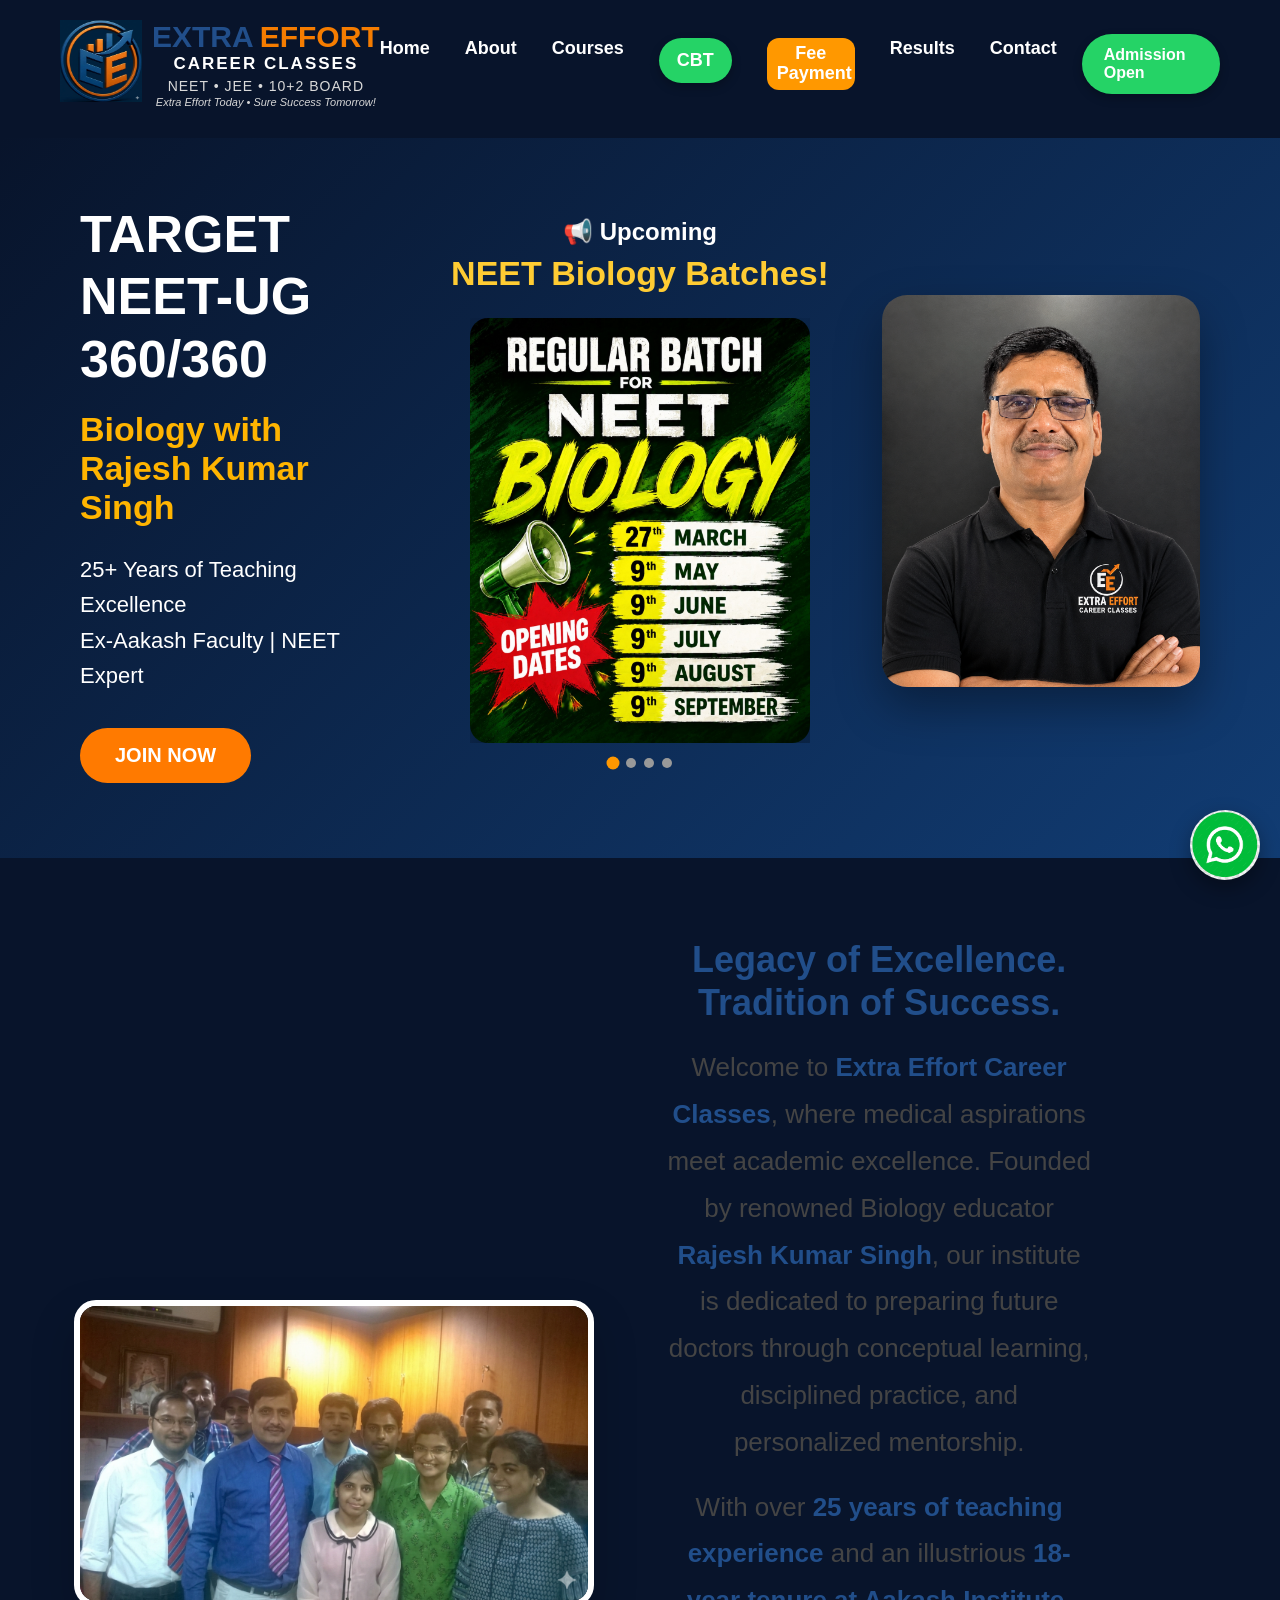
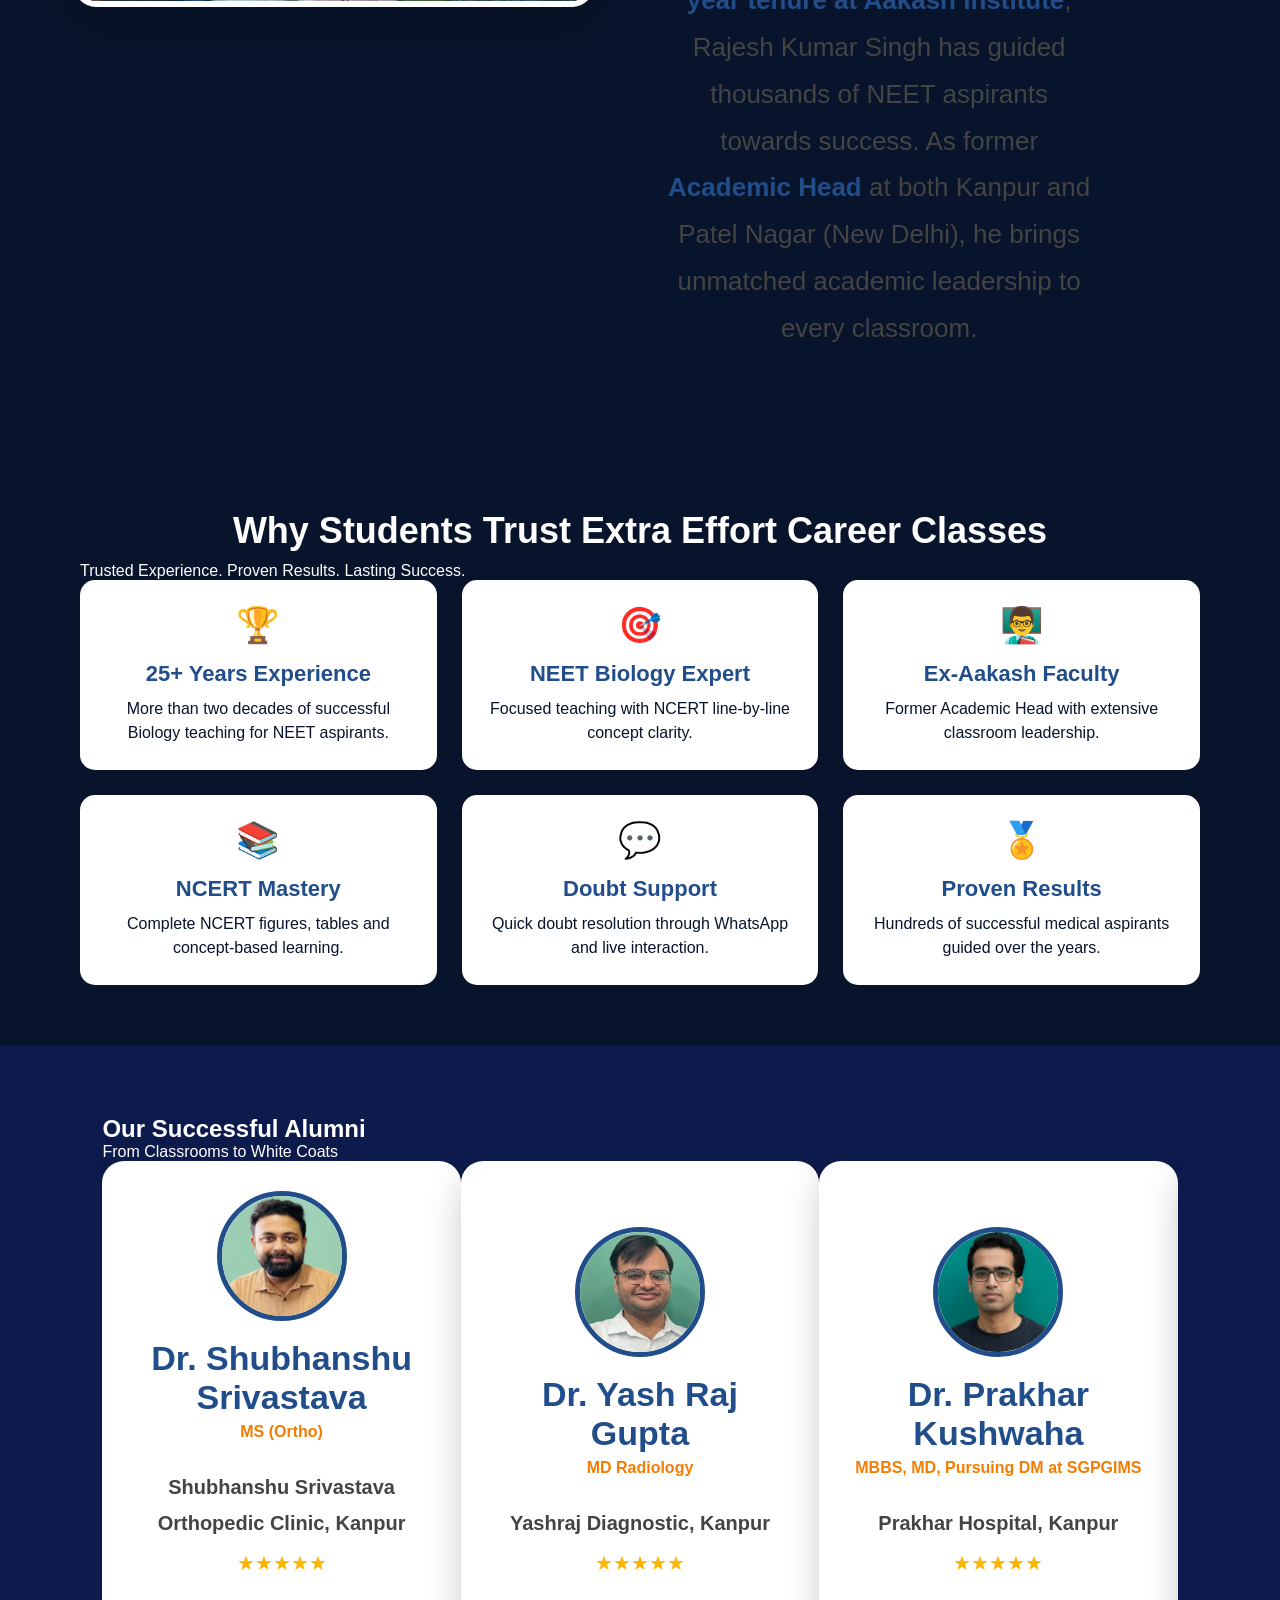
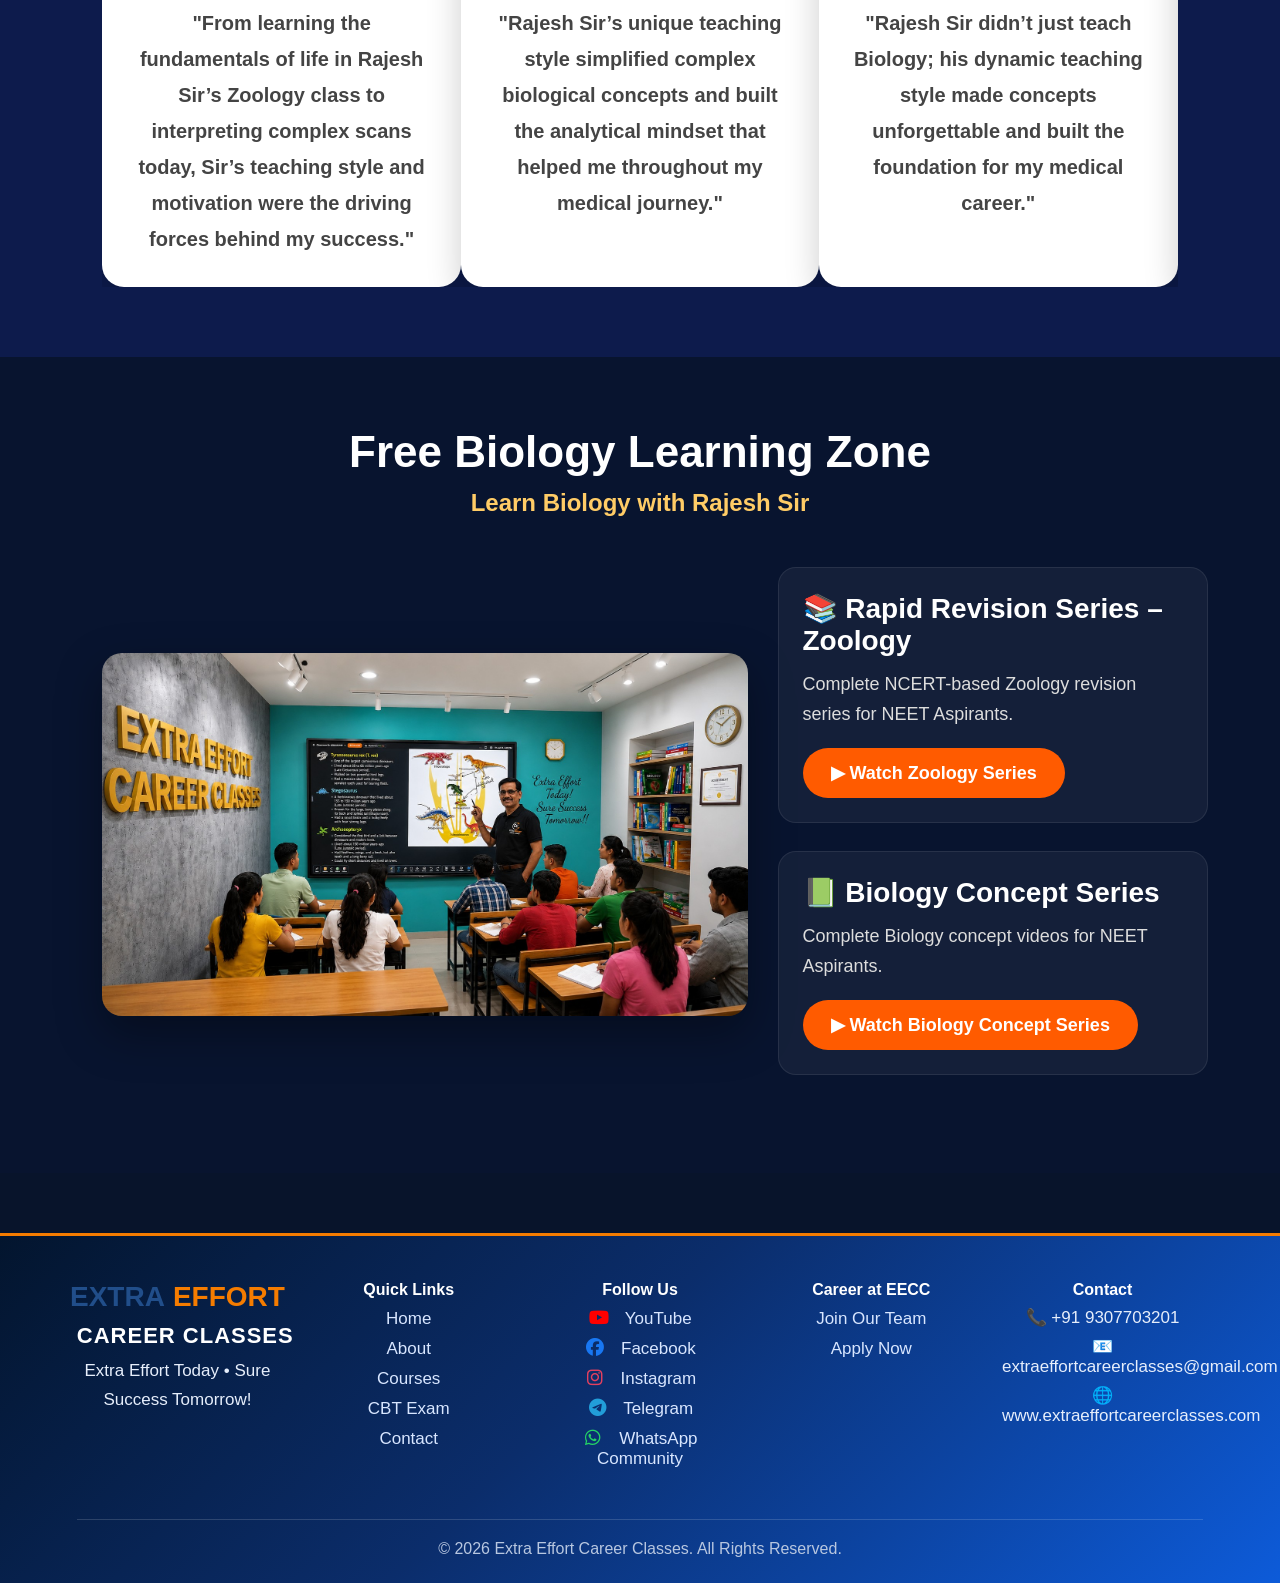
<file: index.html>
<!DOCTYPE html>
<html lang="en">

<head>

    <!-- Google tag (gtag.js) - Google Ads -->
    <script async src="https://www.googletagmanager.com/gtag/js?id=AW-18361970070"></script>
    <script>
        window.dataLayer = window.dataLayer || [];
        function gtag(){dataLayer.push(arguments);}
        gtag('js', new Date());

        gtag('config', 'AW-18361970070');
    </script>

    <meta charset="UTF-8">
    <meta name="viewport" content="width=device-width, initial-scale=1.0">

    <title>Extra Effort Career Classes</title>

    <link rel="icon" type="image/png" href="assets/favicon.png">

    <link rel="stylesheet" href="css/style.css">

</head>

<body>
   <a href="https://wa.me/919307703201?text=Hello%20Rajesh%20Sir,%0A%0AMy%20name%20is%20________________.%0AI%20am%20studying%20in%20Class%20__________.%0A%0AI%20want%20information%20about%20your%20Biology%20classes."
   class="whatsapp-float"
   target="_blank"
   aria-label="Chat on WhatsApp">

    <img src="assets/whatsapp.png" alt="WhatsApp">

</a>
   
 <!-- Navigation Bar -->

  <nav class="navbar">

    <div class="brand">

        <img src="assets/logo.png" alt="Extra Effort Career Classes Logo">

        <div class="brand-text">

            <div class="brand-top">
                <span class="extra">EXTRA</span>
                <span class="effort">EFFORT</span>
            </div>

          
    <div class="brand-bottom">
        CAREER CLASSES
    </div>

    <div class="brand-course">
        NEET • JEE • 10+2 BOARD
    </div>

    <div class="brand-tagline">
        Extra Effort Today • Sure Success Tomorrow!
    </div>

</div>

        </div>

    </div>

<div class="nav-right">

   <ul class="menu">
    <li><a href="index.html">Home</a></li>
    <li><a href="about.html">About</a></li>
    <li><a href="courses.html">Courses</a></li>

    <!-- CBT EXAM -->
    <li>
    <a href="cbt.html" class="cbt-btn">CBT</a>
</li>
        <a href="payment.html" class="payment-btn">
            Fee<br>Payment
        </a>
    </li>

    <li><a href="results.html">Results</a></li>

    <li>
        <a href="contact.html">Contact</a>
    </li>
</ul>

    <a href="admission.html" class="admission-btn">
    Admission Open
   </a>

</div>

</nav>

    <!-- Hero Section -->

    <section class="hero">

    <div class="hero-left">

    <h1>
        <span class="target">TARGET</span><br>
        <span class="neet">NEET-UG</span><br>
        <span class="score">360/360</span>
    </h1>

    <h2>
        Biology with <br>
        Rajesh Kumar Singh
    </h2>

    <p>
        25+ Years of Teaching Excellence<br>
        Ex-Aakash Faculty | NEET Expert
    </p>

   <a href="admission.html" class="btn">
    JOIN NOW
</a>

</div>
<div class="hero-center">
    <h3 class="batch-title">
    📢 Upcoming
</h3>

<h2 class="batch-subtitle">
    NEET Biology Batches!
</h2>
<!-- LEFT : BATCH SLIDER -->

<div class="batch-slider">

    

  
<div class="batch-track">

    <div class="batch-card">
        <img src="assets/batches/regular-biology.png">
    </div>

    <div class="batch-card">
        <img src="assets/batches/delta-course.png">
    </div>

    <div class="batch-card">
        <img src="assets/batches/power-stroke.png">
    </div>

    <div class="batch-card">
        <img src="assets/batches/gateway-mbbs.png">
    </div>

</div>

</div>


<div class="batch-dots"></div>



</div>
</div>

<div class="hero-right">

    <img src="assets/rajesh-sir.png"
         alt="Rajesh Kumar Singh">

</div>

</section>

<!-- ================= ABOUT SECTION ================= -->

<section id="about" class="about">

    <div class="about-container">

        <!-- Left Side -->

        <div class="about-image">

            <div class="experience-badge">
                <h3>25+</h3>
                <p>Years of Excellence</p>
            </div>

            <img src="assets/students-doctors.png" alt="Our Successful Students">

        </div>

        <!-- Right Side -->

        <div class="about-content">

            

            <h2>
                Legacy of Excellence.<br>
                Tradition of Success.
            </h2>

            <p>

                Welcome to <strong>Extra Effort Career Classes</strong>, where medical aspirations meet academic excellence.

                Founded by renowned Biology educator <strong>Rajesh Kumar Singh</strong>, our institute is dedicated to preparing future doctors through conceptual learning, disciplined practice, and personalized mentorship.

            </p>

            <p>

                With over <strong>25 years of teaching experience</strong> and an illustrious <strong>18-year tenure at Aakash Institute</strong>, Rajesh Kumar Singh has guided thousands of NEET aspirants towards success.

                As former <strong>Academic Head</strong> at both Kanpur and Patel Nagar (New Delhi), he brings unmatched academic leadership to every classroom.

            </p>

        </div>

    </div>

</section>

<!-- ================= WHY TRUST US ================= -->

<section class="why-us">

    <div class="section-heading">

        <h2>
            Why Students Trust
            <span>Extra Effort Career Classes</span>
        </h2>

        <p>
            Trusted Experience.
            <span>Proven Results.</span>
            Lasting Success.
        </p>

    </div>

    <div class="features">

      <div class="feature-card">
    <div class="icon">🏆</div>
    <h3>25+ Years Experience</h3>
    <p>More than two decades of successful Biology teaching for NEET aspirants.</p>
</div>

<div class="feature-card">
    <div class="icon">🎯</div>
    <h3>NEET Biology Expert</h3>
    <p>Focused teaching with NCERT line-by-line concept clarity.</p>
</div>

<div class="feature-card">
    <div class="icon">👨‍🏫</div>
    <h3>Ex-Aakash Faculty</h3>
    <p>Former Academic Head with extensive classroom leadership.</p>
</div>

<div class="feature-card">
    <div class="icon">📚</div>
    <h3>NCERT Mastery</h3>
    <p>Complete NCERT figures, tables and concept-based learning.</p>
</div>

<div class="feature-card">
    <div class="icon">💬</div>
    <h3>Doubt Support</h3>
    <p>Quick doubt resolution through WhatsApp and live interaction.</p>
</div>

<div class="feature-card">
    <div class="icon">🏅</div>
    <h3>Proven Results</h3>
    <p>Hundreds of successful medical aspirants guided over the years.</p>
</div>

    </div>

</section> 
<!-- ========== ALUMNI TESTIMONIAL SECTION ========== -->

<section class="testimonials">

<h2>Our Successful Alumni</h2>

<p class="subtitle">
From Classrooms to White Coats
</p>


<div class="testimonial-slider">

<div class="testimonial-track">
   
<!-- Card 1 -->
<div class="testimonial-card">

<img src="assets/alumni/shubhanshu.png">

<h3>Dr. Shubhanshu Srivastava</h3>

<h4>MS (Ortho)</h4>

<p>
Shubhanshu Srivastava Orthopedic Clinic, Kanpur
</p>

<div class="stars">
★★★★★
</div>

<p>
"From learning the fundamentals of life in Rajesh Sir’s Zoology class to interpreting complex scans today, Sir’s teaching style and motivation were the driving forces behind my success."
</p>

</div>

<div class="testimonial-card">

  <img src="assets/alumni/yashraj.png">

  <h3>Dr. Yash Raj Gupta</h3>

<h4>MD Radiology</h4>

<p>
Yashraj Diagnostic, Kanpur
</p>

<div class="stars">
★★★★★
</div>

<p>
"Rajesh Sir’s unique teaching style simplified complex biological concepts and built the analytical mindset that helped me throughout my medical journey."
</p>

</div>


<div class="testimonial-card">

   <img src="assets/alumni/prakhar.png">

   <h3>Dr. Prakhar Kushwaha</h3>

<h4>MBBS, MD, Pursuing DM at SGPGIMS</h4>

<p>
Prakhar Hospital, Kanpur
</p>

<div class="stars">
★★★★★
</div>

<p>
"Rajesh Sir didn’t just teach Biology; his dynamic teaching style made concepts unforgettable and built the foundation for my medical career."
</p>

</div>


<div class="testimonial-card">

   <img src="assets/alumni/sharad.png">

   <h3>Dr. Sharad Kumar Maurya</h3>

<h4>MBBS, MD, DM Cardiology</h4>

<p>
Cardiologist
</p>

<div class="stars">
★★★★★
</div>

<p>
"From Rajesh Sir’s Zoology lectures to diagnosing complex heart conditions, his teaching and motivation were the sparks behind my success."
</p>

</div>


<div class="testimonial-card">

   <img src="assets/alumni/shashwat.png">

    <h3>Dr. Shashwat Mishra</h3>

<h4>MD Radiology Resident</h4>

<p>
LLRM Medical College, Meerut
</p>

<div class="stars">
★★★★★
</div>

<p>
"From Biology fundamentals in Rajesh Sir’s class to interpreting complex scans today, his guidance pushed me to achieve my highest potential."
</p>

</div>


<div class="testimonial-card">

   <img src="assets/alumni/kartik.png">

    <h3>Kartik Yadav</h3>

<h4>MBBS Student</h4>

<p>
VMMC & Safdarjung Hospital, Delhi
</p>

<div class="stars">
★★★★★
</div>

<p>
    "Rajesh Sir’s Biology guidance gave me a strong conceptual foundation and confidence to achieve my dream of entering one of India's premier medical institutions."
    </p>

</div>
 

</div>

</section>

<section class="youtube-section">

    <h2>Free Biology Learning Zone</h2>
    <h3>Learn Biology with Rajesh Sir</h3>

    <div class="youtube-content">

        <!-- LEFT SIDE (60%) -->
        <div class="youtube-left">

              <img src="assets/classroom-ai.webp" alt="AI Classroom">

        </div>

        <!-- RIGHT SIDE (40%) -->
        <div class="youtube-right">

            <div class="youtube-card">

                <h4>📚 Rapid Revision Series – Zoology</h4>

                <p>
                    Complete NCERT-based Zoology revision series
                    for NEET Aspirants.
                </p>

                <a href="https://www.youtube.com/playlist?list=PLFtqijgUyDpLNFTK30fLESVkrACrPj-jLM"
                   target="_blank"
                   class="youtube-btn">
                    ▶ Watch Zoology Series
                </a>

            </div>

            <div class="youtube-card">

                <h4>📗 Biology Concept Series</h4>

                <p>
                    Complete Biology concept videos
                    for NEET Aspirants.
                </p>

                <a href="https://www.youtube.com/playlist?list=PLFtqijgUyDpLULFr5oXVEU15iQrVYZmA1V"
                   target="_blank"
                   class="youtube-btn">
                    ▶ Watch Biology Concept Series
                </a>

            </div>

        </div>

    </div>

</section>

<footer class="footer">

    <div class="footer-container">

<!-- Brand -->
<div class="footer-box footer-brand">
   <h3>
    <span class="brand-extra">EXTRA</span>
    <span class="brand-effort">EFFORT</span>
</h3>
  
    <h4>CAREER CLASSES</h4>
    <p>Extra Effort Today • Sure Success Tomorrow!</p>
</div>

        <!-- Quick Links -->
         <div class="footer-box">
    <h4>Quick Links</h4>

    <a href="index.html">Home</a>
    <a href="about.html">About</a>
    <a href="courses.html">Courses</a>
    <a href="cbt.html">CBT Exam</a>
    <a href="contact.html">Contact</a>
</div>

        <!-- Follow Us -->
        <div class="footer-box">
            <link rel="stylesheet"
href="https://cdnjs.cloudflare.com/ajax/libs/font-awesome/6.6.0/css/all.min.css">
            <h4>Follow Us</h4>


<a href="https://www.youtube.com/@ExtraEffortCareerClasses" target="_blank">
    <i class="fab fa-youtube"></i> YouTube
</a>

<a href="https://www.facebook.com/rksbioexpert" target="_blank">
    <i class="fab fa-facebook"></i> Facebook
</a>

<a href="https://www.instagram.com/extra_effort_career_classes" target="_blank">
    <i class="fab fa-instagram"></i> Instagram
</a>

<a href="https://t.me/rajeshsinghchoice" target="_blank">
    <i class="fab fa-telegram"></i> Telegram
</a>

<a href="https://chat.whatsapp.com/IyQsLgEKy4FArhWjp6QR2b" target="_blank">
    <i class="fab fa-whatsapp"></i> WhatsApp Community
</a>
        </div>

        <!-- Career -->
         <div class="footer-box">
    <h4>Career at EECC</h4>

    <a href="https://forms.gle/7ef26yZxgFT3JL9B7"
       target="_blank">
       Join Our Team
    </a>

    <a href="https://forms.gle/7ef26yZxgFT3JL9B7"
       target="_blank">
       Apply Now
    </a>
</div>

        <!-- Contact -->
        <div class="footer-box">
            <h4>Contact</h4>

            <p>📞 +91 9307703201</p>

            <p>📧 extraeffortcareerclasses@gmail.com</p>

            <p>🌐 www.extraeffortcareerclasses.com</p>

        </div>

    </div>

    <div class="footer-bottom">
        © 2026 Extra Effort Career Classes. All Rights Reserved.
    </div>

</footer>
<script src="js/script.js"></script>

</body>

</html>
</file>
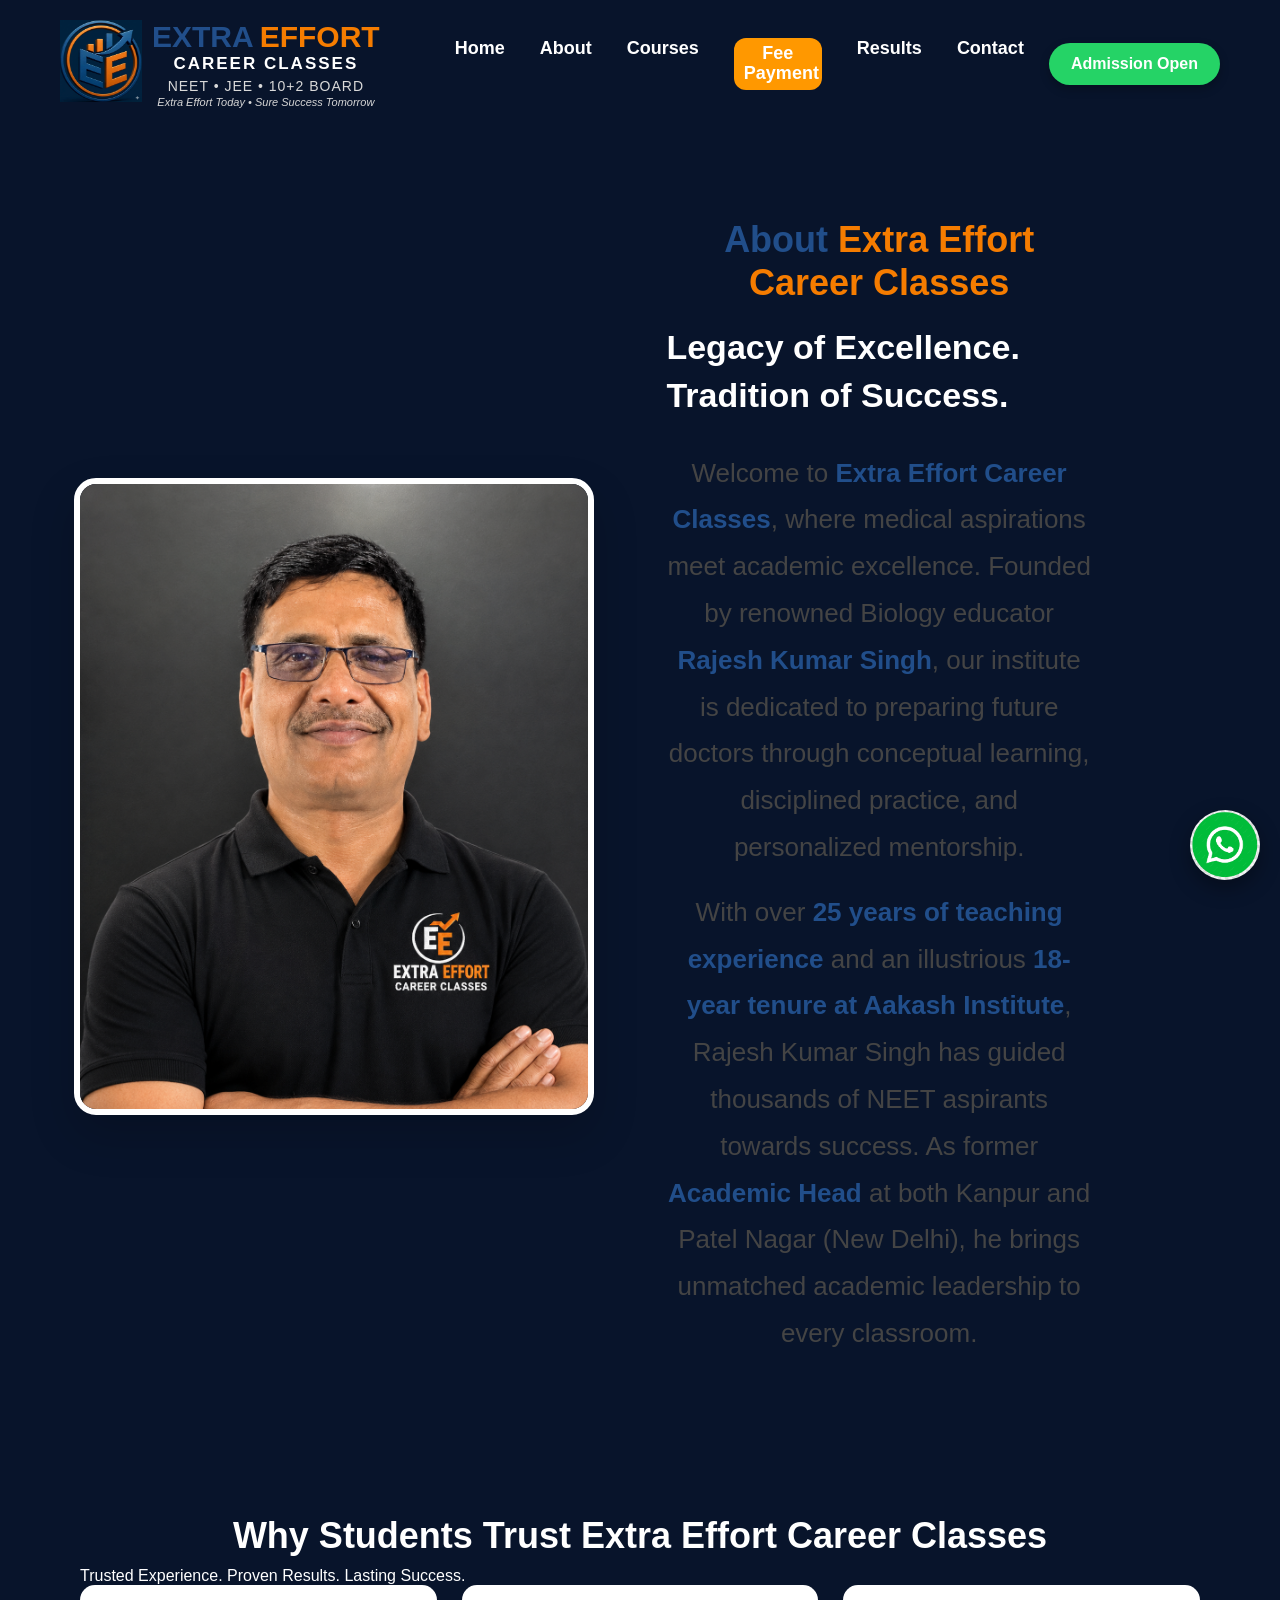
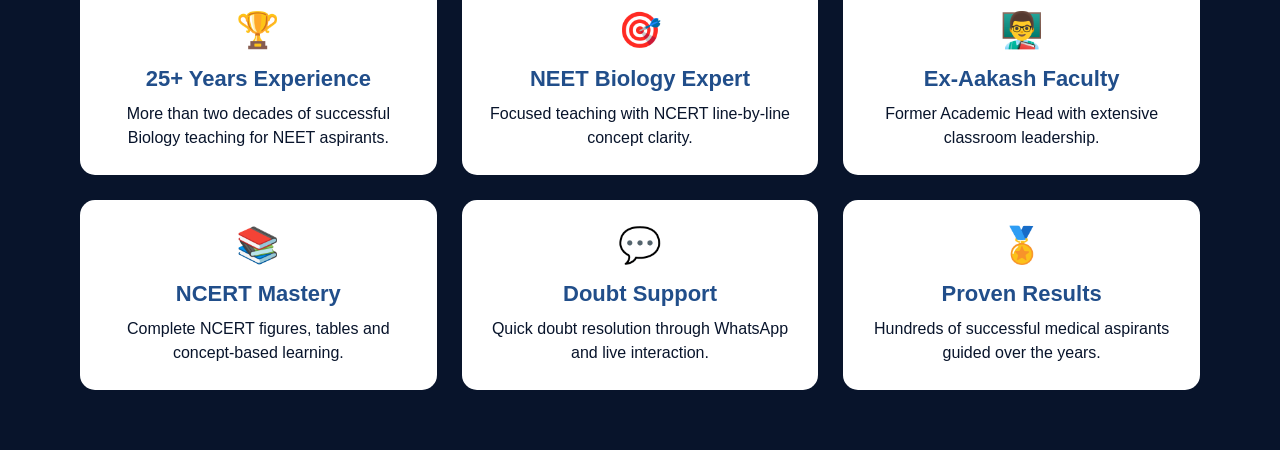
<file: about.html>
<!DOCTYPE html>
<html lang="en">
<head>
    <meta charset="UTF-8">
    <meta name="viewport" content="width=device-width, initial-scale=1.0">
    <title>Extra Effort Career Classes</title>

    <link rel="stylesheet" href="css/style.css">
</head>

<body>
   <a href="https://wa.me/919307703201?text=Hello%20Rajesh%20Sir,%0A%0AMy%20name%20is%20________________.%0AI%20am%20studying%20in%20Class%20__________.%0A%0AI%20want%20information%20about%20your%20Biology%20classes."
   class="whatsapp-float"
   target="_blank"
   aria-label="Chat on WhatsApp">

    <img src="assets/whatsapp.png" alt="WhatsApp">

</a>
   
 <!-- Navigation Bar -->

  <nav class="navbar">

    <div class="brand">

        <img src="assets/logo.png" alt="Extra Effort Career Classes Logo">

        <div class="brand-text">

            <div class="brand-top">
                <span class="extra">EXTRA</span>
                <span class="effort">EFFORT</span>
            </div>

          
    <div class="brand-bottom">
        CAREER CLASSES
    </div>

    <div class="brand-course">
        NEET • JEE • 10+2 BOARD
    </div>

    <div class="brand-tagline">
        Extra Effort Today • Sure Success Tomorrow
    </div>

</div>

        </div>

    </div>

<div class="nav-right">

    <ul class="menu">
        <li><a href="index.html">Home</a></li>
        <li><a href="about.html">About</a></li>
       <li><a href="courses.html">Courses</a></li>
<li>
    <a href="payment.html" class="payment-btn">
        Fee<br>Payment
    </a>
</li>

<li><a href="results.html">Results</a></li>
<li>
    <a href="contact.html">Contact</a>
</li>
    </ul>

    <a href="https://wa.me/919307703201" class="admission-btn">
        Admission Open
    </a>

</div>

</nav>


<!-- ================= ABOUT SECTION ================= -->

<section id="about" class="about">

    <div class="about-container">

        <!-- Left Side -->

        <div class="about-image">

            <div class="experience-badge">
                <h3>25+</h3>
                <p>Years of Excellence</p>
            </div>

            <img src="assets/rajesh-sir.png" alt="Rajesh Kumar Singh">

        </div>

        <!-- Right Side -->

        <div class="about-content">

            <h2>
                About
                <span>Extra Effort Career Classes</span>
            </h2>

            <h3>
                Legacy of Excellence.<br>
                Tradition of Success.
            </h3>

            <p>

                Welcome to <strong>Extra Effort Career Classes</strong>, where medical aspirations meet academic excellence.

                Founded by renowned Biology educator <strong>Rajesh Kumar Singh</strong>, our institute is dedicated to preparing future doctors through conceptual learning, disciplined practice, and personalized mentorship.

            </p>

            <p>

                With over <strong>25 years of teaching experience</strong> and an illustrious <strong>18-year tenure at Aakash Institute</strong>, Rajesh Kumar Singh has guided thousands of NEET aspirants towards success.

                As former <strong>Academic Head</strong> at both Kanpur and Patel Nagar (New Delhi), he brings unmatched academic leadership to every classroom.

            </p>

        </div>

    </div>

</section>

<!-- ================= WHY TRUST US ================= -->

<section class="why-us">

    <div class="section-heading">

        <h2>
            Why Students Trust
            <span>Extra Effort Career Classes</span>
        </h2>

        <p>
            Trusted Experience.
            <span>Proven Results.</span>
            Lasting Success.
        </p>

    </div>

    <div class="features">

      <div class="feature-card">
    <div class="icon">🏆</div>
    <h3>25+ Years Experience</h3>
    <p>More than two decades of successful Biology teaching for NEET aspirants.</p>
</div>

<div class="feature-card">
    <div class="icon">🎯</div>
    <h3>NEET Biology Expert</h3>
    <p>Focused teaching with NCERT line-by-line concept clarity.</p>
</div>

<div class="feature-card">
    <div class="icon">👨‍🏫</div>
    <h3>Ex-Aakash Faculty</h3>
    <p>Former Academic Head with extensive classroom leadership.</p>
</div>

<div class="feature-card">
    <div class="icon">📚</div>
    <h3>NCERT Mastery</h3>
    <p>Complete NCERT figures, tables and concept-based learning.</p>
</div>

<div class="feature-card">
    <div class="icon">💬</div>
    <h3>Doubt Support</h3>
    <p>Quick doubt resolution through WhatsApp and live interaction.</p>
</div>

<div class="feature-card">
    <div class="icon">🏅</div>
    <h3>Proven Results</h3>
    <p>Hundreds of successful medical aspirants guided over the years.</p>
</div>

    </div>

</section> 
    <script src="js/script.js"></script>
</body>
</html>
</file>
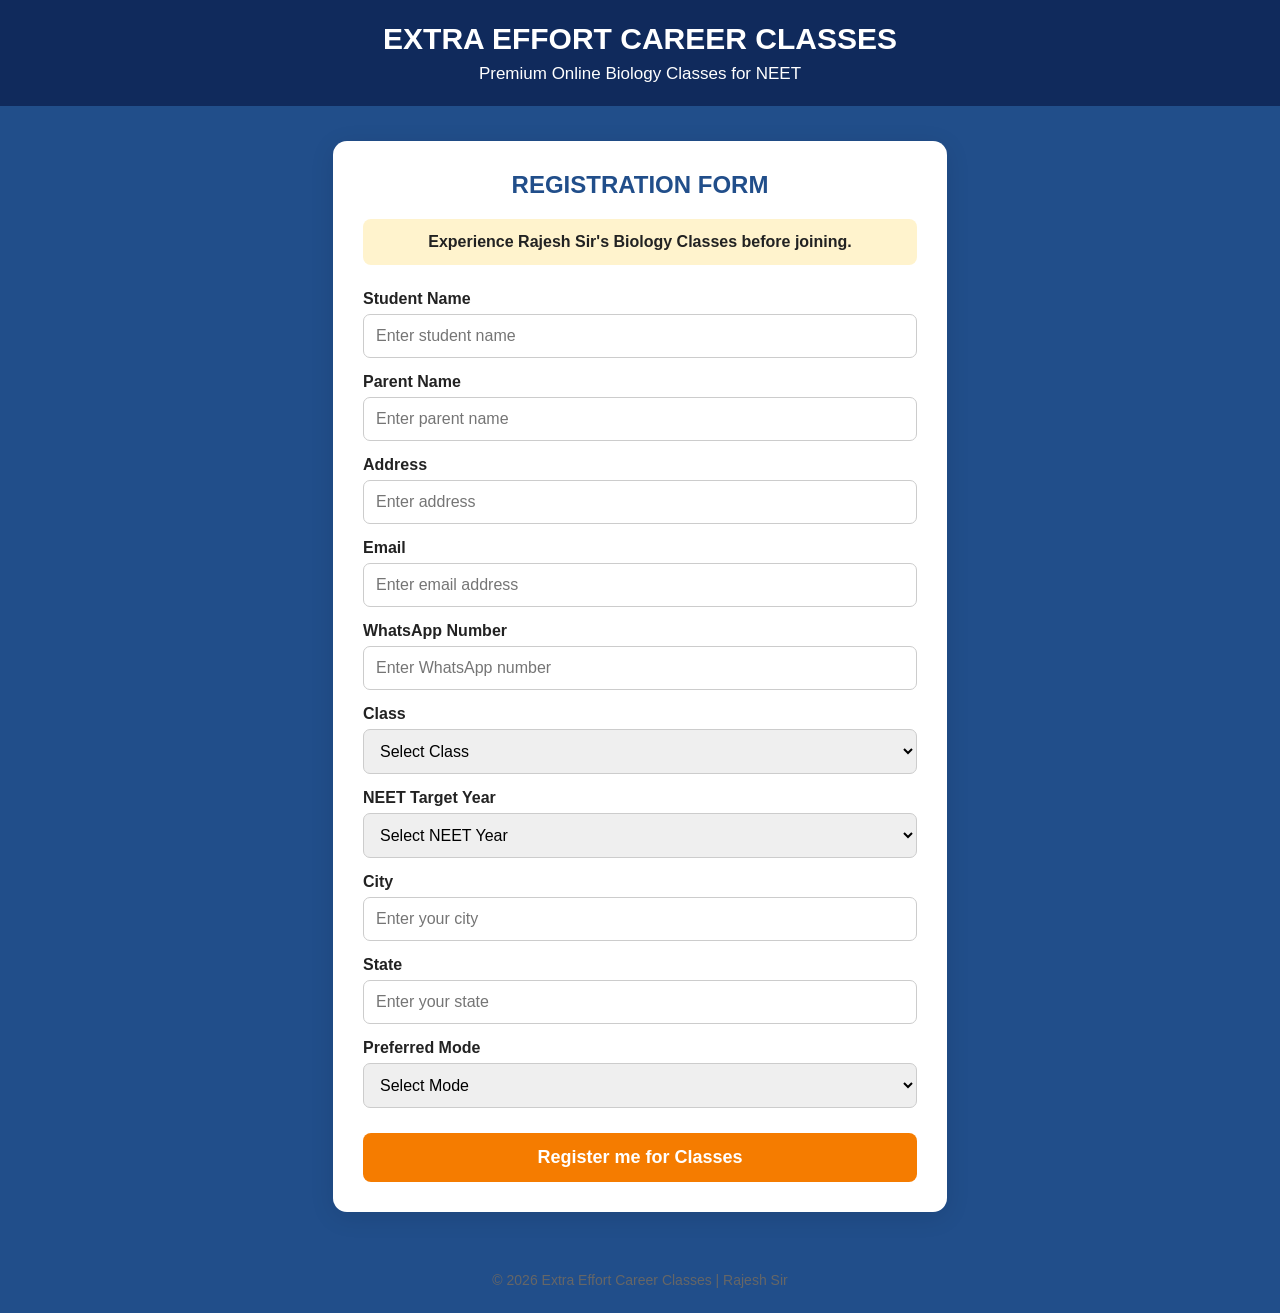
<file: admission.html>
<!DOCTYPE html>
<html lang="en">
<head>
    <meta charset="UTF-8">
    <meta name="viewport" content="width=device-width, initial-scale=1.0">

    <title>Admission Open | Extra Effort Career Classes</title>
    
    <style>
        * {
            box-sizing: border-box;
        }

        body {
            margin: 0;
            font-family: Arial, sans-serif;
            background: #214E8A;
            color: #222;
        }

        .header {
        background: #102A5C;
        color: white;
        text-align: center;
        padding: 22px 15px;
}

        .header h1 {
            margin: 0;
            font-size: 30px;
        }

        .header p {
            margin: 8px 0 0;
            font-size: 17px;
        }

        .container {
            max-width: 650px;
            margin: 35px auto;
            padding: 0 18px;
        }

        .card {
            background: white;
            padding: 30px;
            border-radius: 14px;
            box-shadow: 0 5px 25px rgba(0,0,0,0.10);
        }

        .card h2 {
            text-align: center;
            color: #214E8A;
            margin-top: 0;
        }

        .offer {
            text-align: center;
            background: #fff3cd;
            padding: 14px;
            border-radius: 8px;
            margin-bottom: 25px;
            font-weight: bold;
        }

        label {
            display: block;
            margin-top: 15px;
            margin-bottom: 6px;
            font-weight: bold;
        }

        input,
        select {
            width: 100%;
            padding: 12px;
            border: 1px solid #ccc;
            border-radius: 7px;
            font-size: 16px;
        }

        button {
            width: 100%;
            margin-top: 25px;
            padding: 14px;
            border: none;
            border-radius: 8px;
            background: #F57C00;
            color: white;
            font-size: 18px;
            font-weight: bold;
            cursor: pointer;
        }

        button:hover {
            opacity: 0.9;
        }

        #message {
            display: none;
            margin-top: 20px;
            padding: 14px;
            border-radius: 8px;
            text-align: center;
            font-weight: bold;
        }

        .footer {
            text-align: center;
            padding: 25px;
            font-size: 14px;
            color: #666;
        }

        @media (max-width: 600px) {
            .header h1 {
                font-size: 24px;
            }

            .card {
                padding: 22px;
            }
        }
    </style>
</head>

<body>

    <div class="header">
        <h1>EXTRA EFFORT CAREER CLASSES</h1>
        <p>Premium Online Biology Classes for NEET</p>
    </div>

    <div class="container">

        <div class="card">

            <h2>REGISTRATION FORM</h2>

            <div class="offer">
                Experience Rajesh Sir's Biology Classes before joining.
            </div>

            <form id="admissionForm">

                <label for="studentName">Student Name</label>
                <input
                    type="text"
                    id="studentName"
                    required
                    placeholder="Enter student name"
                >
                 
                <label for="parentName">Parent Name</label>
                <input
                   type="text"
                   id="parentName"
                   required
                   placeholder="Enter parent name"
                 >
                  
                <label for="address">Address</label>
                <input
                    type="text"
                    id="address"
                    required
                    placeholder="Enter address"
                >

                <label for="email">Email</label>
                <input
                    type="email"
                    id="email"
                    required
                    placeholder="Enter email address"
                >

                <label for="whatsapp">WhatsApp Number</label>
                <input
                    type="tel"
                    id="whatsapp"
                    required
                    placeholder="Enter WhatsApp number"
                >

                <label for="studentClass">Class</label>
                <select id="studentClass" required>
                    <option value="">Select Class</option>
                    <option value="Class 11">Class 11</option>
                    <option value="Class 12">Class 12</option>
                    <option value="12th Passed">12th Passed</option>
                </select>

                <label for="neetYear">NEET Target Year</label>
                <select id="neetYear" required>
                    <option value="">Select NEET Year</option>
                    <option value="NEET 2027">NEET 2027</option>
                    <option value="NEET 2028">NEET 2028</option>
                    <option value="NEET 2029">NEET 2029</option>
                </select>

                <label for="city">City</label>
                <input
                    type="text"
                    id="city"
                    required
                    placeholder="Enter your city"
                >
                <label for="state">State</label>
                <input
                    type="text"
                    id="state"
                    required
                    placeholder="Enter your state"
                >

                <label for="mode">Preferred Mode</label>
                <select id="preferredMode" required>
                <option value="">Select Mode</option>
                <option value="online">Online</option>
                <option value="offline">Offline</option>
              </select>

                <button type="submit">
                    Register me for Classes
                </button>

            </form>

            <div id="message"></div>

        </div>

    </div>

    <div class="footer">
        © 2026 Extra Effort Career Classes | Rajesh Sir
    </div>


    <script>

        /*
         * IMPORTANT:
         * Replace the URL below with the NEW WEB APP URL
         * copied from Google Apps Script Deployment.
         */

        const SCRIPT_URL = "https://script.google.com/macros/s/AKfycbwcD0ta6ReHEP40NdRs57SMIUeWkUXXjvfa2wkeTj8PwHGsr8LsXqn1UMeEO9BfneNH/exec";


        document
            .getElementById("admission open")
            .addEventListener("submit", function(event) {

                event.preventDefault();

                const message = document.getElementById("message");
                const button = this.querySelector("button");

                const data = {
                    type: "Registration Form",

                   
                    studentName:
                        document.getElementById("studentName").value.trim(),

                    parentName:
                       document.getElementById("parentName").value.trim(),

                    address:
                       document.getElementById("address").value.trim(),

                    email:
                        document.getElementById("email").value.trim(),

                    whatsapp:
                        document.getElementById("whatsapp").value.trim(),

                    studentClass:
                        document.getElementById("studentClass").value,

                    neetYear:
                        document.getElementById("neetYear").value,

                    city:
                        document.getElementById("city").value.trim(),

                    preferredMode:
                    document.getElementById("preferredMode").value
                };


                button.disabled = true;
                button.textContent = "Submitting...";


                fetch(SCRIPT_URL, {
                    method: "POST",

                    headers: {
                        "Content-Type": "text/plain;charset=utf-8"
                    },

                    body: JSON.stringify(data),

                    mode: "no-cors"
                })
                .then(function() {

                    message.style.display = "block";
                    message.style.background = "#d4edda";
                    message.style.color = "#155724";

                    message.textContent =
                        "Registration submitted successfully! We will contact you shortly.";

                    document.getElementById("admissionForm").reset();

                    button.disabled = false;
                    button.textContent = "Register me for Classes";

                })
                .catch(function(error) {

                    console.error(error);

                    message.style.display = "block";
                    message.style.background = "#f8d7da";
                    message.style.color = "#721c24";

                    message.textContent =
                        "Something went wrong. Please try again.";

                    button.disabled = false;
                    button.textContent = "Register for Demo Class";

                });

            });

    </script>

</body>
</html>
</file>
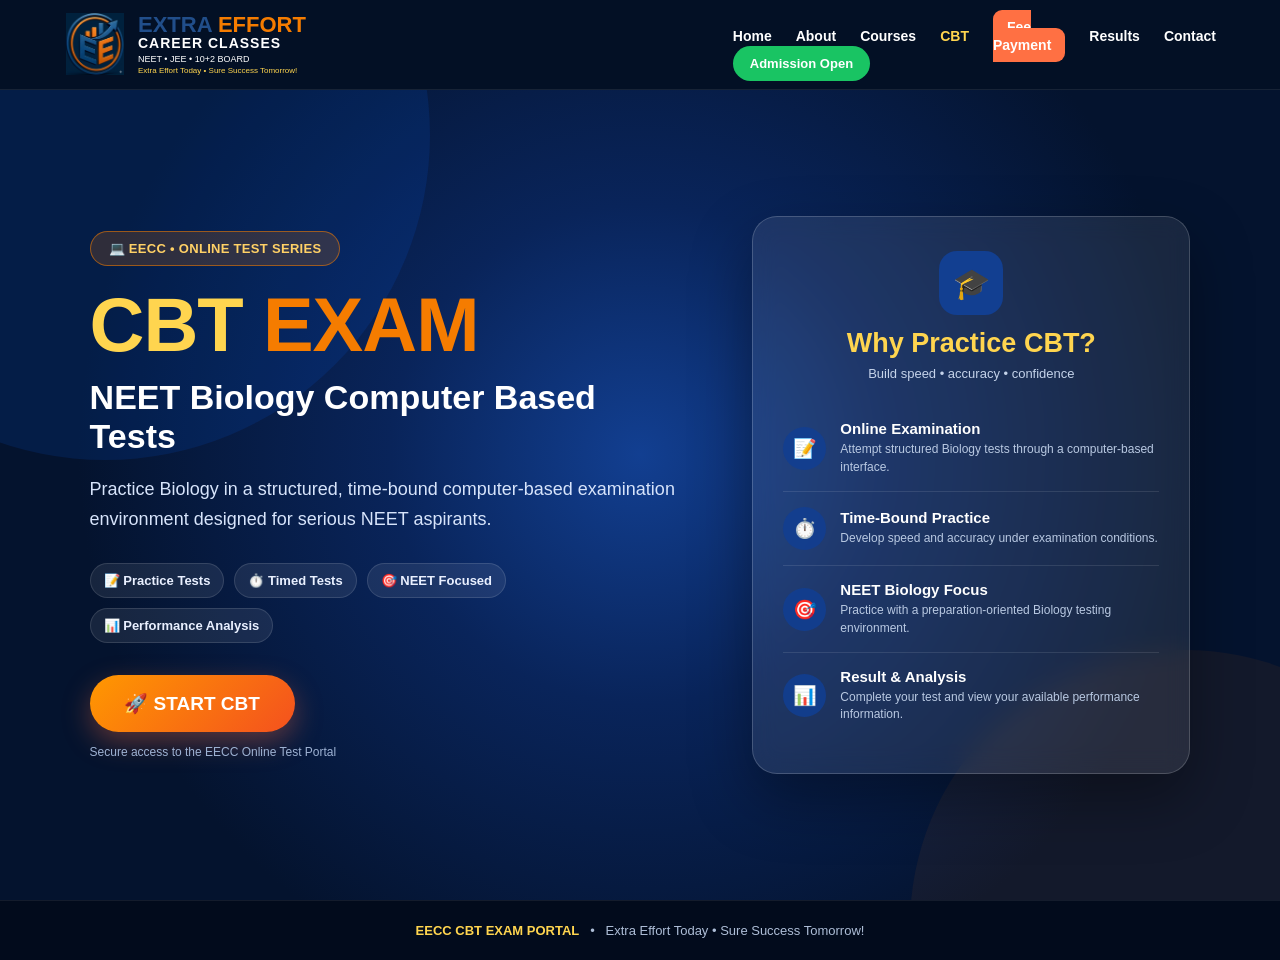
<file: cbt.html>
<!DOCTYPE html>
<html lang="en">

<head>
    <meta charset="UTF-8">
    <meta name="viewport" content="width=device-width, initial-scale=1.0">

    <title>EECC CBT Exam Portal | Extra Effort Career Classes</title>

    <link rel="icon" type="image/png" href="assets/favicon.png">

    <style>
        * {
            margin: 0;
            padding: 0;
            box-sizing: border-box;
        }

        html {
            scroll-behavior: smooth;
        }

        body {
            font-family: Arial, Helvetica, sans-serif;
            background: #06152f;
            color: #ffffff;
            min-height: 100vh;
        }

        /* ================= NAVBAR ================= */

        .navbar {
            width: 100%;
            min-height: 90px;
            display: flex;
            align-items: center;
            justify-content: space-between;
            padding: 12px 5%;
            background: rgba(4, 16, 38, 0.97);
            border-bottom: 1px solid rgba(255, 255, 255, 0.08);
            position: relative;
            z-index: 10;
        }

        .brand {
            display: flex;
            align-items: center;
            gap: 12px;
        }

        .brand img {
            width: 62px;
            height: 62px;
            object-fit: contain;
        }

        .brand-text {
            line-height: 1.05;
        }

        .brand-top {
            font-size: 22px;
            font-weight: 800;
        }

        .extra {
            color: #214e8a;
        }

        .effort {
            color: #f57c00;
        }

        .brand-bottom {
            font-size: 14px;
            font-weight: 700;
            letter-spacing: 1px;
        }

        .brand-course {
            font-size: 9px;
            margin-top: 4px;
        }

        .brand-tagline {
            font-size: 8px;
            margin-top: 3px;
            color: #ffd54f;
        }

        .menu {
            display: flex;
            align-items: center;
            gap: 24px;
            list-style: none;
        }

        .menu a {
            color: #ffffff;
            text-decoration: none;
            font-size: 14px;
            font-weight: 600;
            transition: 0.3s;
        }

        .menu a:hover {
            color: #ffd54f;
        }

        .cbt-nav {
            color: #ffd54f !important;
            font-weight: 800 !important;
        }

        .payment-btn {
            background: #ff7043;
            padding: 9px 14px;
            border-radius: 9px;
            text-align: center;
            line-height: 1.1;
        }

        .admission-btn {
            background: #19c463;
            padding: 10px 17px;
            border-radius: 20px;
            color: #ffffff;
            text-decoration: none;
            font-size: 13px;
            font-weight: 700;
        }

        /* ================= HERO ================= */

        .cbt-hero {
            min-height: calc(100vh - 90px);
            display: flex;
            align-items: center;
            justify-content: center;
            padding: 70px 7%;
            background:
                radial-gradient(
                    circle at 50% 45%,
                    #123f91 0%,
                    #09245a 32%,
                    #04132e 72%
                );
            position: relative;
            overflow: hidden;
        }

        /* Decorative glow */

        .cbt-hero::before {
            content: "";
            position: absolute;
            width: 650px;
            height: 650px;
            border-radius: 50%;
            background: rgba(0, 100, 255, 0.12);
            top: -280px;
            left: -220px;
        }

        .cbt-hero::after {
            content: "";
            position: absolute;
            width: 550px;
            height: 550px;
            border-radius: 50%;
            background: rgba(255, 120, 0, 0.06);
            bottom: -300px;
            right: -180px;
        }

        .cbt-container {
            width: 100%;
            max-width: 1180px;
            display: grid;
            grid-template-columns: 1.15fr 0.85fr;
            gap: 70px;
            align-items: center;
            position: relative;
            z-index: 2;
        }

        /* ================= LEFT CONTENT ================= */

        .cbt-content {
            text-align: left;
        }

        .eyebrow {
            display: inline-flex;
            align-items: center;
            gap: 8px;
            background: rgba(245, 124, 0, 0.18);
            border: 1px solid rgba(245, 124, 0, 0.55);
            color: #ffd166;
            padding: 9px 18px;
            border-radius: 25px;
            font-size: 13px;
            font-weight: 700;
            letter-spacing: 0.3px;
            margin-bottom: 22px;
        }

        .cbt-content h1 {
            font-size: clamp(45px, 6vw, 76px);
            line-height: 0.98;
            letter-spacing: -1px;
            margin-bottom: 15px;
        }

        .cbt-content h1 .yellow {
            color: #ffd54f;
        }

        .cbt-content h1 .orange {
            color: #f57c00;
        }

        .cbt-subtitle {
            font-size: clamp(22px, 3vw, 34px);
            font-weight: 700;
            margin-bottom: 18px;
            color: #ffffff;
        }

        .cbt-description {
            max-width: 650px;
            color: #d7e4fb;
            font-size: 18px;
            line-height: 1.7;
            margin-bottom: 28px;
        }

        /* ================= HIGHLIGHTS ================= */

        .highlights {
            display: flex;
            flex-wrap: wrap;
            gap: 10px;
            margin-bottom: 32px;
        }

        .highlight {
            background: rgba(255, 255, 255, 0.08);
            border: 1px solid rgba(255, 255, 255, 0.12);
            padding: 9px 13px;
            border-radius: 20px;
            color: #e9f0ff;
            font-size: 13px;
            font-weight: 600;
        }

        /* ================= START BUTTON ================= */

        .start-btn {
            display: inline-flex;
            align-items: center;
            justify-content: center;
            gap: 10px;
            min-width: 205px;
            padding: 17px 32px;
            background: linear-gradient(135deg, #ff9800, #f4511e);
            color: #ffffff;
            text-decoration: none;
            border-radius: 35px;
            font-size: 19px;
            font-weight: 800;
            box-shadow: 0 10px 28px rgba(255, 112, 67, 0.35);
            transition: all 0.3s ease;
        }

        .start-btn:hover {
            transform: translateY(-4px);
            box-shadow: 0 15px 35px rgba(255, 112, 67, 0.5);
        }

        .start-note {
            margin-top: 13px;
            font-size: 12px;
            color: #9eb2d3;
        }

        /* ================= RIGHT CARD ================= */

        .cbt-card {
            background: rgba(255, 255, 255, 0.085);
            border: 1px solid rgba(255, 255, 255, 0.18);
            border-radius: 25px;
            padding: 34px 30px;
            backdrop-filter: blur(12px);
            box-shadow: 0 25px 60px rgba(0, 0, 0, 0.35);
        }

        .card-top {
            text-align: center;
            margin-bottom: 24px;
        }

        .card-icon {
            width: 64px;
            height: 64px;
            margin: 0 auto 13px;
            border-radius: 18px;
            display: flex;
            align-items: center;
            justify-content: center;
            background: #123f91;
            font-size: 30px;
        }

        .cbt-card h2 {
            font-size: 27px;
            color: #ffd54f;
            margin-bottom: 7px;
        }

        .card-subtitle {
            color: #c5d3ea;
            font-size: 13px;
        }

        .feature {
            display: flex;
            align-items: center;
            gap: 14px;
            padding: 15px 0;
            border-bottom: 1px solid rgba(255, 255, 255, 0.10);
        }

        .feature:last-child {
            border-bottom: none;
        }

        .feature-icon {
            width: 43px;
            height: 43px;
            flex: 0 0 43px;
            border-radius: 50%;
            display: flex;
            align-items: center;
            justify-content: center;
            background: rgba(18, 63, 145, 0.9);
            font-size: 19px;
        }

        .feature-text h4 {
            font-size: 15px;
            margin-bottom: 4px;
        }

        .feature-text p {
            color: #b9c9e2;
            font-size: 12px;
            line-height: 1.45;
        }

        /* ================= BOTTOM STRIP ================= */

        .cbt-bottom {
            background: #020b1c;
            padding: 22px 7%;
            text-align: center;
            border-top: 1px solid rgba(255, 255, 255, 0.07);
        }

        .cbt-bottom p {
            color: #aebed7;
            font-size: 13px;
        }

        .cbt-bottom strong {
            color: #ffd54f;
        }

        /* ================= MOBILE ================= */

        @media (max-width: 950px) {

            .navbar {
                flex-direction: column;
                gap: 18px;
                padding: 15px;
            }

            .menu {
                flex-wrap: wrap;
                justify-content: center;
                gap: 14px;
            }

            .cbt-hero {
                padding: 55px 25px;
            }

            .cbt-container {
                grid-template-columns: 1fr;
                gap: 40px;
                max-width: 650px;
            }

            .cbt-content {
                text-align: center;
            }

            .cbt-description {
                margin-left: auto;
                margin-right: auto;
            }

            .highlights {
                justify-content: center;
            }

            .start-btn {
                margin: auto;
            }

            .cbt-card {
                width: 100%;
            }

            .admission-btn {
                display: none;
            }
        }

        @media (max-width: 550px) {

            .brand-top {
                font-size: 19px;
            }

            .brand img {
                width: 52px;
                height: 52px;
            }

            .menu {
                gap: 10px;
            }

            .menu a {
                font-size: 12px;
            }

            .payment-btn {
                padding: 7px 10px;
            }

            .cbt-content h1 {
                font-size: 45px;
            }

            .cbt-subtitle {
                font-size: 22px;
            }

            .cbt-description {
                font-size: 16px;
            }

            .cbt-card {
                padding: 26px 20px;
            }

            .cbt-card h2 {
                font-size: 24px;
            }

            .start-btn {
                width: 100%;
                max-width: 260px;
            }
        }
    </style>
</head>


<body>

    <!-- ================= NAVIGATION ================= -->

    <nav class="navbar">

        <div class="brand">

            <img src="assets/logo.png"
                 alt="Extra Effort Career Classes Logo">

            <div class="brand-text">

                <div class="brand-top">
                    <span class="extra">EXTRA</span>
                    <span class="effort">EFFORT</span>
                </div>

                <div class="brand-bottom">
                    CAREER CLASSES
                </div>

                <div class="brand-course">
                    NEET • JEE • 10+2 BOARD
                </div>

                <div class="brand-tagline">
                    Extra Effort Today • Sure Success Tomorrow!
                </div>

            </div>

        </div>


        <div class="nav-right">

            <ul class="menu">

                <li>
                    <a href="index.html">Home</a>
                </li>

                <li>
                    <a href="about.html">About</a>
                </li>

                <li>
                    <a href="courses.html">Courses</a>
                </li>

                <li>
                    <a href="cbt.html" class="cbt-nav">CBT</a>
                </li>

                <li>
                    <a href="payment.html" class="payment-btn">
                        Fee<br>Payment
                    </a>
                </li>

                <li>
                    <a href="results.html">Results</a>
                </li>

                <li>
                    <a href="contact.html">Contact</a>
                </li>

             </ul>

<a href="admission.html" class="admission-btn">
    Admission Open
</a>

</div>

</nav>


    <!-- ================= CBT HERO ================= -->

    <section class="cbt-hero">

        <div class="cbt-container">

            <!-- LEFT -->

            <div class="cbt-content">

                <div class="eyebrow">
                    💻 EECC • ONLINE TEST SERIES
                </div>

                <h1>
                    <span class="yellow">CBT</span>
                    <span class="orange">EXAM</span>
                </h1>

                <div class="cbt-subtitle">
                    NEET Biology Computer Based Tests
                </div>

                <p class="cbt-description">
                    Practice Biology in a structured,
                    time-bound computer-based examination
                    environment designed for serious NEET aspirants.
                </p>

                <div class="highlights">

                    <div class="highlight">
                        📝 Practice Tests
                    </div>

                    <div class="highlight">
                        ⏱️ Timed Tests
                    </div>

                    <div class="highlight">
                        🎯 NEET Focused
                    </div>

                    <div class="highlight">
                        📊 Performance Analysis
                    </div>

                </div>


                <!-- IMPORTANT: EXISTING CBT ENGINE LINK -->

                <a href="https://script.google.com/macros/s/AKfycbyeK8HMVNSqPTUjParkUPM1VHxf3apGV31yn0Wz5lCKTZB_bHUChOAE0ySRPiZiJDysdA/exec"
                   class="start-btn"
                   target="_blank"
                   rel="noopener noreferrer">

                    🚀 START CBT

                </a>

                <div class="start-note">
                    Secure access to the EECC Online Test Portal
                </div>

            </div>


            <!-- RIGHT -->

            <div class="cbt-card">

                <div class="card-top">

                    <div class="card-icon">
                        🎓
                    </div>

                    <h2>
                        Why Practice CBT?
                    </h2>

                    <div class="card-subtitle">
                        Build speed • accuracy • confidence
                    </div>

                </div>


                <div class="feature">

                    <div class="feature-icon">
                        📝
                    </div>

                    <div class="feature-text">

                        <h4>
                            Online Examination
                        </h4>

                        <p>
                            Attempt structured Biology tests
                            through a computer-based interface.
                        </p>

                    </div>

                </div>


                <div class="feature">

                    <div class="feature-icon">
                        ⏱️
                    </div>

                    <div class="feature-text">

                        <h4>
                            Time-Bound Practice
                        </h4>

                        <p>
                            Develop speed and accuracy under
                            examination conditions.
                        </p>

                    </div>

                </div>


                <div class="feature">

                    <div class="feature-icon">
                        🎯
                    </div>

                    <div class="feature-text">

                        <h4>
                            NEET Biology Focus
                        </h4>

                        <p>
                            Practice with a preparation-oriented
                            Biology testing environment.
                        </p>

                    </div>

                </div>


                <div class="feature">

                    <div class="feature-icon">
                        📊
                    </div>

                    <div class="feature-text">

                        <h4>
                            Result & Analysis
                        </h4>

                        <p>
                            Complete your test and view your
                            available performance information.
                        </p>

                    </div>

                </div>

            </div>

        </div>

    </section>


    <!-- ================= BOTTOM ================= -->

    <section class="cbt-bottom">

        <p>
            <strong>EECC CBT EXAM PORTAL</strong>
            &nbsp; • &nbsp;
            Extra Effort Today • Sure Success Tomorrow!
        </p>

    </section>


</body>

</html>
</file>
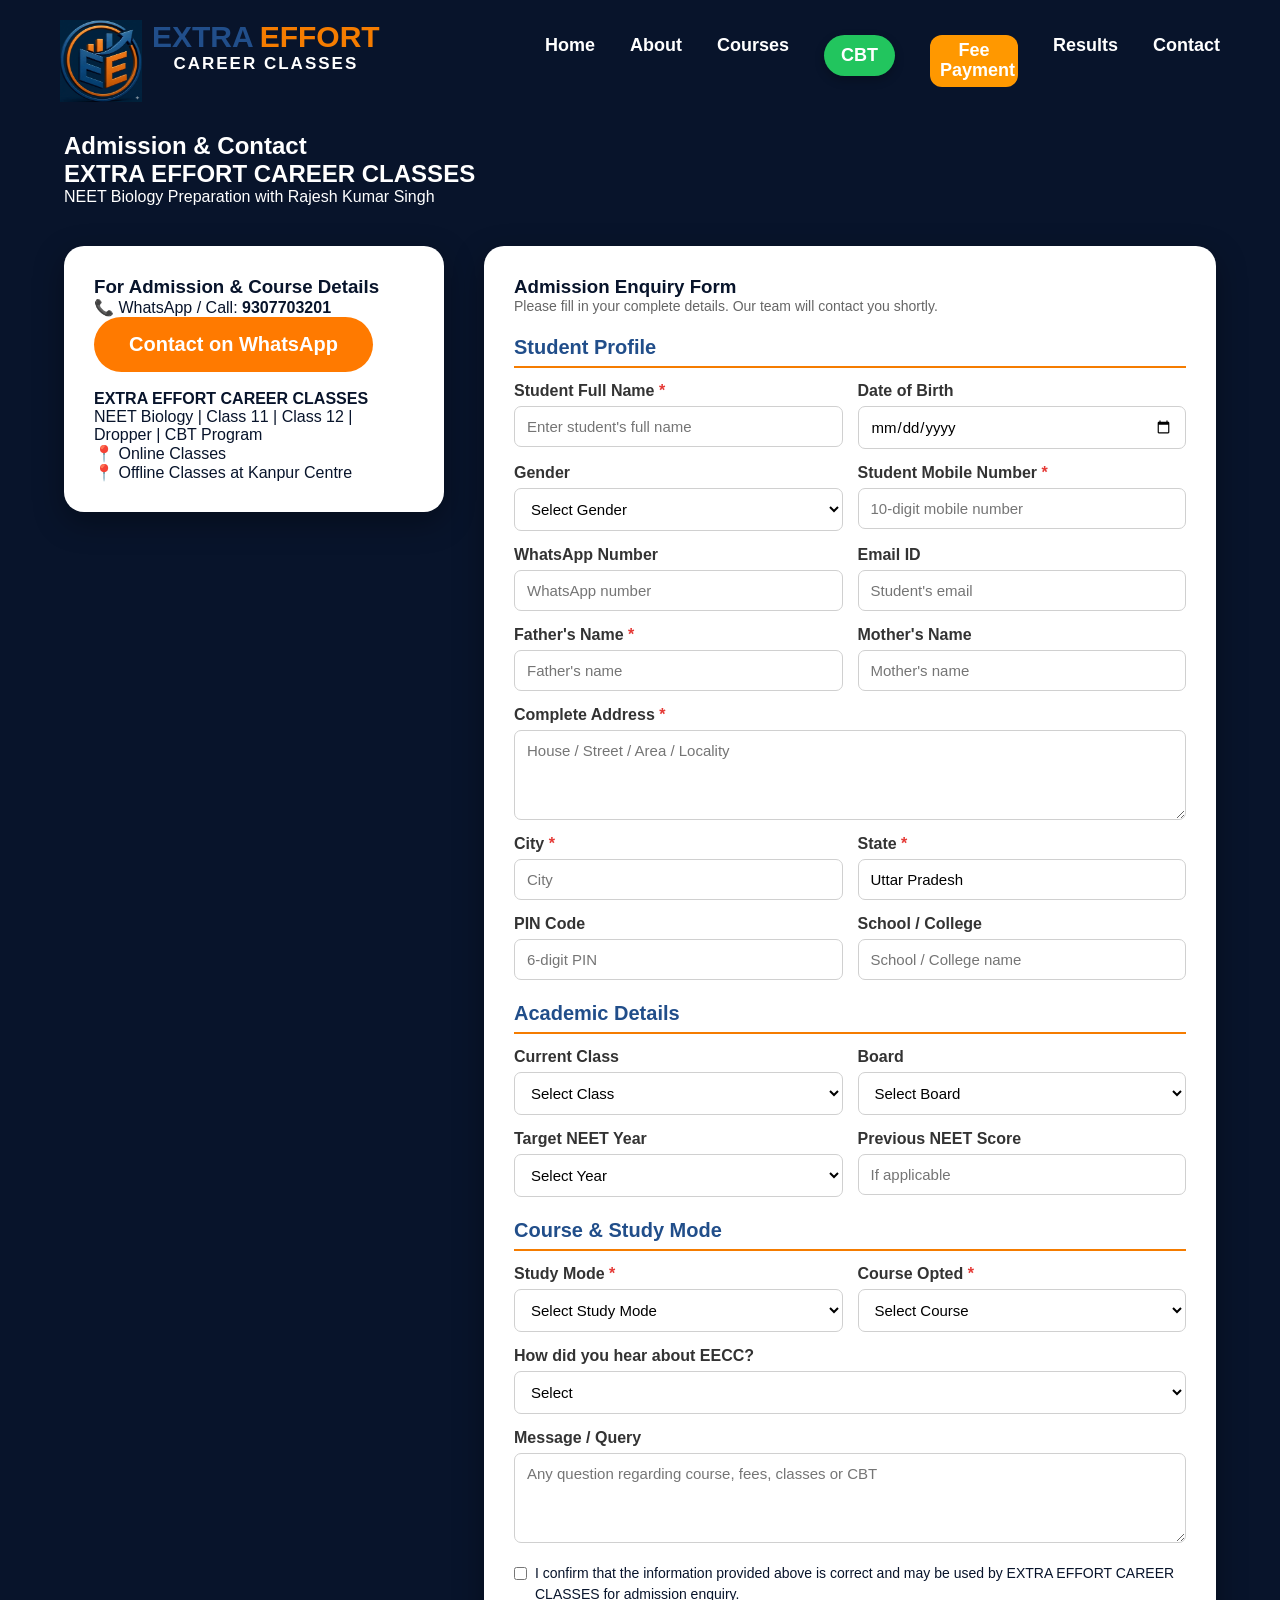
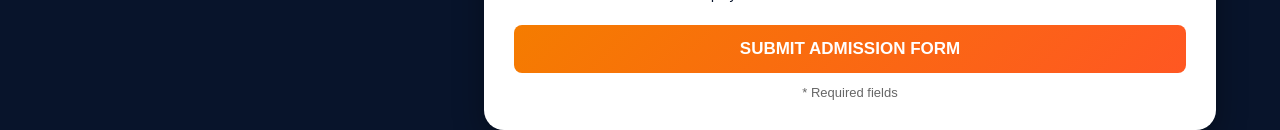
<file: contact.html>
<!DOCTYPE html>
<html lang="en">

<head>
    <meta charset="UTF-8">
    <meta name="viewport" content="width=device-width, initial-scale=1.0">

    <title>Admission | Extra Effort Career Classes</title>

    <link rel="stylesheet" href="css/style.css">

    <style>
        /* ==========================================
           ADMISSION FORM
        ========================================== */

        .admission-form {
            width: 100%;
        }

        .form-section-title {
            font-size: 20px;
            font-weight: 700;
            margin: 22px 0 14px;
            color: #214E8A;
            border-bottom: 2px solid #F57C00;
            padding-bottom: 7px;
        }

        .form-grid {
            display: grid;
            grid-template-columns: repeat(2, 1fr);
            gap: 15px;
        }

        .form-group {
            display: flex;
            flex-direction: column;
        }

        .form-group.full-width {
            grid-column: 1 / -1;
        }

        .form-group label {
            font-weight: 600;
            margin-bottom: 6px;
            color: #333;
        }

        .required {
            color: #e53935;
        }

        .form-group input,
        .form-group select,
        .form-group textarea {
            width: 100%;
            padding: 11px 12px;
            border: 1px solid #d0d0d0;
            border-radius: 7px;
            font-size: 15px;
            font-family: inherit;
            box-sizing: border-box;
            background: #fff;
        }

        .form-group input:focus,
        .form-group select:focus,
        .form-group textarea:focus {
            outline: none;
            border-color: #214E8A;
            box-shadow: 0 0 0 2px rgba(33, 78, 138, 0.10);
        }

        .form-group textarea {
            min-height: 90px;
            resize: vertical;
        }

        .radio-group {
            display: flex;
            gap: 20px;
            flex-wrap: wrap;
            padding: 8px 0;
        }

        .radio-option {
            display: flex;
            align-items: center;
            gap: 7px;
            cursor: pointer;
            font-weight: 500;
        }

        .radio-option input {
            width: auto;
        }

        .checkbox-row {
            display: flex;
            align-items: flex-start;
            gap: 8px;
            margin: 20px 0;
            font-size: 14px;
            line-height: 1.5;
        }

        .checkbox-row input {
            margin-top: 4px;
        }

        .submit-btn {
            width: 100%;
            border: none;
            padding: 14px 20px;
            border-radius: 8px;
            background: linear-gradient(135deg, #F57C00, #ff5722);
            color: white;
            font-size: 17px;
            font-weight: 700;
            cursor: pointer;
            transition: 0.3s;
        }

        .submit-btn:hover {
            transform: translateY(-1px);
            box-shadow: 0 5px 15px rgba(245, 124, 0, 0.25);
        }

        .submit-btn:disabled {
            opacity: 0.65;
            cursor: not-allowed;
            transform: none;
        }

        .form-note {
            margin-top: 12px;
            font-size: 13px;
            color: #666;
            text-align: center;
        }

        .success-message {
            display: none;
            padding: 20px;
            margin-top: 15px;
            border-radius: 8px;
            background: #e8f5e9;
            border: 1px solid #81c784;
            color: #1b5e20;
            text-align: center;
            font-weight: 600;
        }

        .error-message {
            display: none;
            padding: 15px;
            margin-top: 15px;
            border-radius: 8px;
            background: #ffebee;
            border: 1px solid #ef9a9a;
            color: #b71c1c;
            text-align: center;
        }


        /* ==========================================
           CBT GREEN BUTTON
        ========================================== */

        .cbt-btn {
            background: #22c55e !important;
            color: #ffffff !important;
            padding: 10px 17px !important;
            border-radius: 22px !important;
            font-weight: 700 !important;
            display: inline-block;
            transition: all 0.25s ease;
        }

        .cbt-btn:hover {
            background: #16a34a !important;
            transform: translateY(-1px);
        }


        /* ==========================================
           MOBILE
        ========================================== */

        @media (max-width: 768px) {

            .form-grid {
                grid-template-columns: 1fr;
            }

            .form-group.full-width {
                grid-column: auto;
            }

            .radio-group {
                flex-direction: column;
                gap: 10px;
            }
        }
    </style>

</head>


<body>


<!-- ==========================================
     NAVIGATION BAR
========================================== -->

<nav class="navbar">

    <div class="brand">

        <img src="assets/logo.png"
             alt="Extra Effort Career Classes Logo">

        <div class="brand-text">

            <div class="brand-top">
                <span class="extra">EXTRA</span>
                <span class="effort">EFFORT</span>
            </div>

            <div class="brand-bottom">
                CAREER CLASSES
            </div>

        </div>

    </div>


    <ul class="menu">

        <li>
            <a href="index.html">Home</a>
        </li>

        <li>
            <a href="about.html">About</a>
        </li>

        <li>
            <a href="courses.html">Courses</a>
        </li>

        <!-- GREEN CBT BUTTON -->
        <li>
            <a href="cbt.html" class="cbt-btn">
                CBT
            </a>
        </li>

        <li>
            <a href="payment.html" class="payment-btn">
                Fee<br>Payment
            </a>
        </li>

        <li>
            <a href="results.html">Results</a>
        </li>

        <li>
            <a href="contact.html">Contact</a>
        </li>

    </ul>

</nav>



<!-- ==========================================
     CONTACT / ADMISSION PAGE
========================================== -->

<section class="contact-page">

    <div class="container">

        <div class="contact-content">

            <h1>Admission & Contact</h1>

            <h2>
                EXTRA EFFORT CAREER CLASSES
            </h2>

            <p style="margin-bottom:25px;">
                NEET Biology Preparation with Rajesh Kumar Singh
            </p>


            <div class="contact-wrapper">


                <!-- ==================================
                     LEFT CONTACT BOX
                ================================== -->

                <div class="contact-box">

                    <h3>For Admission & Course Details</h3>

                    <p>
                        📞 WhatsApp / Call:
                        <strong>9307703201</strong>
                    </p>

                    <a class="btn"
                       href="https://wa.me/919307703201?text=I%20want%20details%20about%20NEET%20Biology%20Courses">

                        Contact on WhatsApp

                    </a>

                    <br><br>

                    <p>
                        <strong>EXTRA EFFORT CAREER CLASSES</strong>
                    </p>

                    <p>
                        NEET Biology | Class 11 | Class 12 |
                        Dropper | CBT Program
                    </p>

                    <p>
                        📍 Online Classes<br>
                        📍 Offline Classes at Kanpur Centre
                    </p>

                </div>



                <!-- ==================================
                     RIGHT ADMISSION FORM
                ================================== -->

                <div class="contact-box">

                    <h3>Admission Enquiry Form</h3>

                    <p style="font-size:14px;color:#666;">
                        Please fill in your complete details.
                        Our team will contact you shortly.
                    </p>


                    <form id="admissionForm"
                          class="admission-form">


                        <!-- ==========================
                             STUDENT PROFILE
                        =========================== -->

                        <div class="form-section-title">
                            Student Profile
                        </div>


                        <div class="form-grid">


                            <div class="form-group">

                                <label>
                                    Student Full Name
                                    <span class="required">*</span>
                                </label>

                                <input
                                    type="text"
                                    name="studentName"
                                    required
                                    placeholder="Enter student's full name">

                            </div>


                            <div class="form-group">

                                <label>
                                    Date of Birth
                                </label>

                                <input
                                    type="date"
                                    name="dob">

                            </div>


                            <div class="form-group">

                                <label>
                                    Gender
                                </label>

                                <select name="gender">

                                    <option value="">
                                        Select Gender
                                    </option>

                                    <option value="Male">
                                        Male
                                    </option>

                                    <option value="Female">
                                        Female
                                    </option>

                                    <option value="Other">
                                        Other
                                    </option>

                                </select>

                            </div>


                            <div class="form-group">

                                <label>
                                    Student Mobile Number
                                    <span class="required">*</span>
                                </label>

                                <input
                                    type="tel"
                                    name="mobile"
                                    required
                                    pattern="[0-9]{10}"
                                    maxlength="10"
                                    placeholder="10-digit mobile number">

                            </div>


                            <div class="form-group">

                                <label>
                                    WhatsApp Number
                                </label>

                                <input
                                    type="tel"
                                    name="whatsapp"
                                    pattern="[0-9]{10}"
                                    maxlength="10"
                                    placeholder="WhatsApp number">

                            </div>


                            <div class="form-group">

                                <label>
                                    Email ID
                                </label>

                                <input
                                    type="email"
                                    name="email"
                                    placeholder="Student's email">

                            </div>


                            <div class="form-group">

                                <label>
                                    Father's Name
                                    <span class="required">*</span>
                                </label>

                                <input
                                    type="text"
                                    name="fatherName"
                                    required
                                    placeholder="Father's name">

                            </div>


                            <div class="form-group">

                                <label>
                                    Mother's Name
                                </label>

                                <input
                                    type="text"
                                    name="motherName"
                                    placeholder="Mother's name">

                            </div>


                            <!-- ADDRESS -->

                            <div class="form-group full-width">

                                <label>
                                    Complete Address
                                    <span class="required">*</span>
                                </label>

                                <textarea
                                    name="address"
                                    required
                                    placeholder="House / Street / Area / Locality"></textarea>

                            </div>


                            <div class="form-group">

                                <label>
                                    City
                                    <span class="required">*</span>
                                </label>

                                <input
                                    type="text"
                                    name="city"
                                    required
                                    placeholder="City">

                            </div>


                            <div class="form-group">

                                <label>
                                    State
                                    <span class="required">*</span>
                                </label>

                                <input
                                    type="text"
                                    name="state"
                                    required
                                    value="Uttar Pradesh">

                            </div>


                            <div class="form-group">

                                <label>
                                    PIN Code
                                </label>

                                <input
                                    type="text"
                                    name="pincode"
                                    maxlength="6"
                                    pattern="[0-9]{6}"
                                    placeholder="6-digit PIN">

                            </div>


                            <div class="form-group">

                                <label>
                                    School / College
                                </label>

                                <input
                                    type="text"
                                    name="school"
                                    placeholder="School / College name">

                            </div>


                        </div>



                        <!-- ==========================
                             ACADEMIC DETAILS
                        =========================== -->

                        <div class="form-section-title">
                            Academic Details
                        </div>


                        <div class="form-grid">


                            <div class="form-group">

                                <label>
                                    Current Class
                                </label>

                                <select name="currentClass">

                                    <option value="">
                                        Select Class
                                    </option>

                                    <option value="Class 11">
                                        Class 11
                                    </option>

                                    <option value="Class 12">
                                        Class 12
                                    </option>

                                    <option value="12th Passed / Dropper">
                                        12th Passed / Dropper
                                    </option>

                                </select>

                            </div>


                            <div class="form-group">

                                <label>
                                    Board
                                </label>

                                <select name="board">

                                    <option value="">
                                        Select Board
                                    </option>

                                    <option value="CBSE">
                                        CBSE
                                    </option>

                                    <option value="ISC">
                                        ISC
                                    </option>

                                    <option value="UP Board">
                                        UP Board
                                    </option>

                                    <option value="Other">
                                        Other
                                    </option>

                                </select>

                            </div>


                            <div class="form-group">

                                <label>
                                    Target NEET Year
                                </label>

                                <select name="neetYear">

                                    <option value="">
                                        Select Year
                                    </option>

                                    <option value="NEET 2027">
                                        NEET 2027
                                    </option>

                                    <option value="NEET 2028">
                                        NEET 2028
                                    </option>

                                    <option value="NEET 2029">
                                        NEET 2029
                                    </option>

                                    <option value="Other">
                                        Other
                                    </option>

                                </select>

                            </div>


                            <div class="form-group">

                                <label>
                                    Previous NEET Score
                                </label>

                                <input
                                    type="number"
                                    name="neetScore"
                                    min="0"
                                    max="720"
                                    placeholder="If applicable">

                            </div>


                        </div>



                        <!-- ==========================
                             COURSE & MODE
                        =========================== -->

                        <div class="form-section-title">
                            Course & Study Mode
                        </div>


                        <div class="form-grid">


                            <div class="form-group">

                                <label>
                                    Study Mode
                                    <span class="required">*</span>
                                </label>

                                <select name="studyMode" required>

                                    <option value="">
                                        Select Study Mode
                                    </option>

                                    <option value="Online">
                                        Online
                                    </option>

                                    <option value="Offline at Kanpur Centre">
                                        Offline at Kanpur Centre
                                    </option>

                                </select>

                            </div>


                            <div class="form-group">

                                <label>
                                    Course Opted
                                    <span class="required">*</span>
                                </label>

                                <select name="course" required>

                                    <option value="">
                                        Select Course
                                    </option>

                                    <option value="Class 11 BIO">
                                        Class 11 BIO
                                    </option>

                                    <option value="Class 12 BIO">
                                        Class 12 BIO
                                    </option>

                                    <option value="Bio for Dropper">
                                        Bio for Dropper
                                    </option>

                                    <option value="Only CBT Program">
                                        Only CBT Program
                                    </option>

                                </select>

                            </div>


                            <div class="form-group full-width">

                                <label>
                                    How did you hear about EECC?
                                </label>

                                <select name="source">

                                    <option value="">
                                        Select
                                    </option>

                                    <option value="YouTube">
                                        YouTube
                                    </option>

                                    <option value="Facebook">
                                        Facebook
                                    </option>

                                    <option value="WhatsApp">
                                        WhatsApp
                                    </option>

                                    <option value="Friend / Student">
                                        Friend / Student
                                    </option>

                                    <option value="Google Search">
                                        Google Search
                                    </option>

                                    <option value="Other">
                                        Other
                                    </option>

                                </select>

                            </div>


                            <div class="form-group full-width">

                                <label>
                                    Message / Query
                                </label>

                                <textarea
                                    name="message"
                                    placeholder="Any question regarding course, fees, classes or CBT"></textarea>

                            </div>


                        </div>



                        <!-- ==========================
                             DECLARATION
                        =========================== -->

                        <div class="checkbox-row">

                            <input
                                type="checkbox"
                                id="declaration"
                                required>

                            <label for="declaration">

                                I confirm that the information
                                provided above is correct and may
                                be used by EXTRA EFFORT CAREER
                                CLASSES for admission enquiry.

                            </label>

                        </div>



                        <button
                            type="submit"
                            class="submit-btn"
                            id="submitBtn">

                            SUBMIT ADMISSION FORM

                        </button>


                        <div
                            id="successMessage"
                            class="success-message">

                            ✅ Thank you! Your admission enquiry
                            has been submitted successfully.
                            <br><br>
                            EXTRA EFFORT CAREER CLASSES will
                            contact you shortly.

                        </div>


                        <div
                            id="errorMessage"
                            class="error-message">

                            ❌ Something went wrong.
                            Please try again or contact us on
                            WhatsApp: 9307703201.

                        </div>


                        <p class="form-note">
                            * Required fields
                        </p>


                    </form>

                </div>

            </div>

        </div>

    </div>

</section>



<!-- ==========================================
     FORM SUBMISSION SCRIPT
========================================== -->

<script>

const admissionForm =
    document.getElementById("admissionForm");

const submitBtn =
    document.getElementById("submitBtn");

const successMessage =
    document.getElementById("successMessage");

const errorMessage =
    document.getElementById("errorMessage");


admissionForm.addEventListener("submit", function(e) {

    e.preventDefault();

    submitBtn.disabled = true;
    submitBtn.textContent = "SUBMITTING...";

    successMessage.style.display = "none";
    errorMessage.style.display = "none";


    /* ==========================================
       GOOGLE APPS SCRIPT WEB APP
       ========================================== */

    const scriptURL =
        "https://script.google.com/macros/s/AKfycbwcD0ta6ReHEP40NdRs57SMIUeWkUXXjvfa2wkeTj8PwHGsr8LsXqn1UMeEO9BfneNH/exec";


    /* ==========================================
       FORM DATA
       ========================================== */

    const formData =
        new FormData(admissionForm);


    const payload = {

        type: "admissionEnquiry",

        studentName:
            formData.get("studentName") || "",

        dob:
            formData.get("dob") || "",

        gender:
            formData.get("gender") || "",

        studentMobile:
            formData.get("mobile") || "",

        whatsapp:
            formData.get("whatsapp") || "",

        email:
            formData.get("email") || "",

        fatherName:
            formData.get("fatherName") || "",

        motherName:
            formData.get("motherName") || "",

        address:
            formData.get("address") || "",

        city:
            formData.get("city") || "",

        state:
            formData.get("state") || "",

        pin:
            formData.get("pincode") || "",

        schoolCollege:
            formData.get("school") || "",

        currentClass:
            formData.get("currentClass") || "",

        board:
            formData.get("board") || "",

        neetYear:
            formData.get("neetYear") || "",

        previousNeetScore:
            formData.get("neetScore") || "",

        studyMode:
            formData.get("studyMode") || "",

        courseOpted:
            formData.get("course") || "",

        source:
            formData.get("source") || "",

        message:
            formData.get("message") || "",

        declaration:
            document.getElementById("declaration").checked

    };


    /* ==========================================
       SUBMIT TO GOOGLE APPS SCRIPT
       ========================================== */

    fetch(scriptURL, {

        method: "POST",

        mode: "no-cors",

        headers: {
            "Content-Type":
                "text/plain;charset=utf-8"
        },

        body: JSON.stringify(payload)

    })

    .then(function() {

        /*
         * The Google Sheet has already received
         * the enquiry. Show success directly.
         */

        successMessage.style.display = "block";
        errorMessage.style.display = "none";

        admissionForm.reset();

        submitBtn.disabled = false;

        submitBtn.textContent =
            "SUBMIT ADMISSION FORM";

    })

    .catch(function(error) {

        console.error(
            "Admission enquiry error:",
            error
        );

        successMessage.style.display = "none";
        errorMessage.style.display = "block";

        submitBtn.disabled = false;

        submitBtn.textContent =
            "SUBMIT ADMISSION FORM";

    });

});

</script>

</body>
</html>
</file>
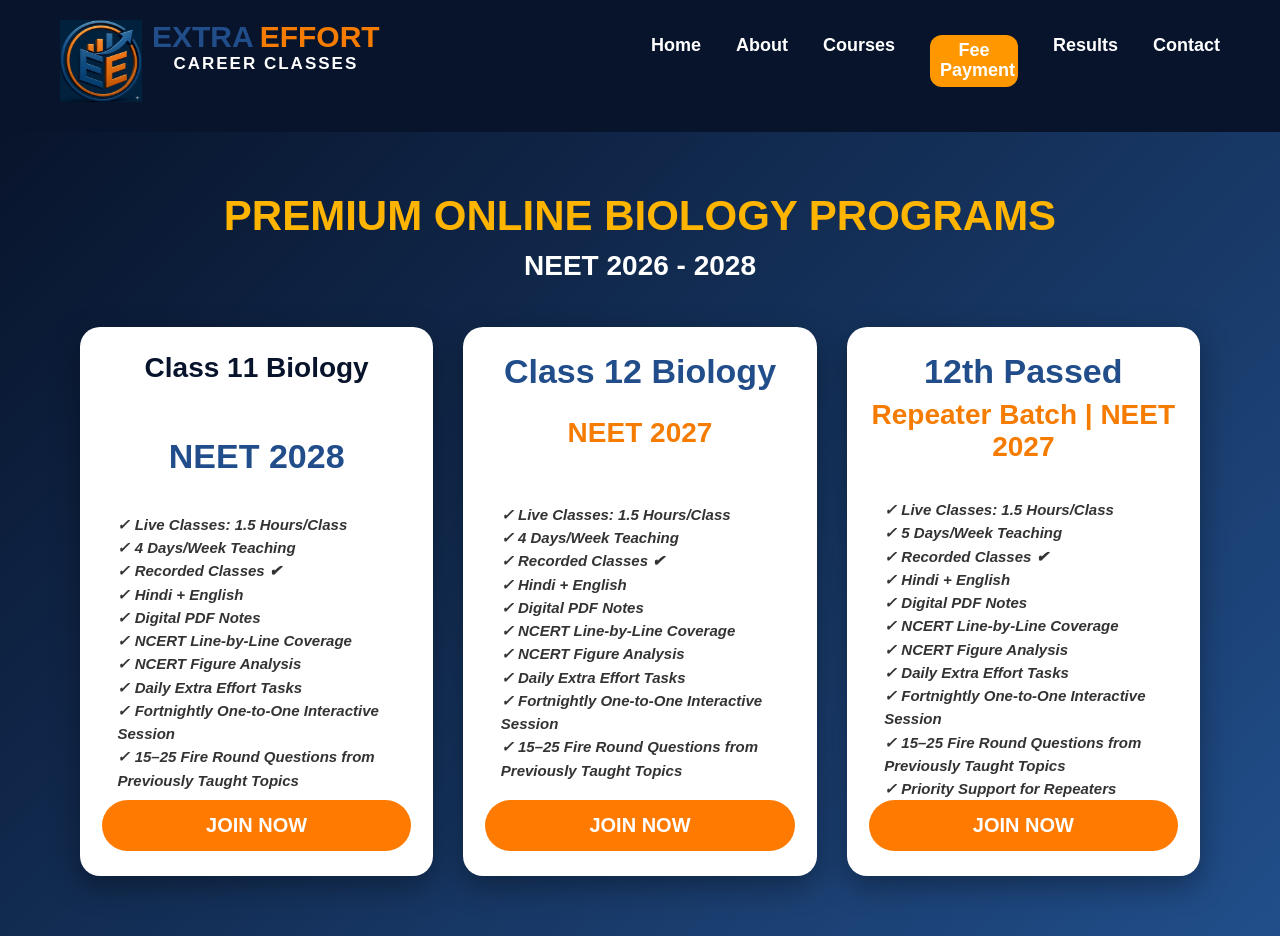
<file: courses.html>
<!DOCTYPE html>
<html lang="en">

<head>

    <meta charset="UTF-8">

    <meta name="viewport" content="width=device-width, initial-scale=1.0">

    <title>Courses | Extra Effort Career Classes</title>

    <link rel="stylesheet" href="css/style.css">

</head>


<body>


<!-- Navigation Bar -->

<nav class="navbar">

    <div class="brand">

        <img src="assets/logo.png" alt="Extra Effort Career Classes Logo">

        <div class="brand-text">

            <div class="brand-top">

                <span class="extra">EXTRA</span>

                <span class="effort">EFFORT</span>

            </div>


            <div class="brand-bottom">
                CAREER CLASSES
            </div>

        </div>

    </div>



    <ul class="menu">

        <li><a href="index.html">Home</a></li>

        <li><a href="about.html">About</a></li>

        <li><a href="courses.html">Courses</a></li>
        <li>
    <a href="payment.html" class="payment-btn">
        Fee<br>Payment
    </a>
</li>

        <li><a href="results.html">Results</a></li>

        <li><a href="contact.html">Contact</a></li>

    </ul>


</nav>



<!-- Courses Section -->


<section class="courses-page">


    <h1>
        PREMIUM ONLINE BIOLOGY PROGRAMS
    </h1>


    <h2>
        NEET 2026 - 2028
    </h2>


    <div class="course-container">


        <div class="course-card">

            <h2>Class 11 Biology</h2>

<h3>NEET 2028</h3>

<p>
✓ Live Classes: 1.5 Hours/Class<br>
✓ 4 Days/Week Teaching<br>
✓ Recorded Classes ✔<br>
✓ Hindi + English<br>
✓ Digital PDF Notes<br>
✓ NCERT Line-by-Line Coverage<br>
✓ NCERT Figure Analysis<br>
✓ Daily Extra Effort Tasks<br>
✓ Fortnightly One-to-One Interactive Session<br>
✓ 15–25 Fire Round Questions from Previously Taught Topics
</p>

<a href="https://wa.me/919307703201?text=I%20want%20details%20for%20Class%2011%20Biology%20NEET%202028" class="btn">
JOIN NOW
</a>

        </div>



        <div class="course-card">

 <h3>
    Class 12 Biology
</h3>

<h4>
    NEET 2027
</h4>

<p>
✓ Live Classes: 1.5 Hours/Class<br>
✓ 4 Days/Week Teaching<br>
✓ Recorded Classes ✔<br>
✓ Hindi + English<br>
✓ Digital PDF Notes<br>
✓ NCERT Line-by-Line Coverage<br>
✓ NCERT Figure Analysis<br>
✓ Daily Extra Effort Tasks<br>
✓ Fortnightly One-to-One Interactive Session<br>
✓ 15–25 Fire Round Questions from Previously Taught Topics
</p>

<a href="https://wa.me/919307703201?text=I%20want%20details%20for%20Class%2012%20Biology%20NEET%202027" class="btn" target="_blank">
JOIN NOW
</a>

        </div>




        <div class="course-card">

           <h3>
    12th Passed
</h3>

<h4>
    Repeater Batch | NEET 2027
</h4>

<p>
✓ Live Classes: 1.5 Hours/Class<br>
✓ 5 Days/Week Teaching<br>
✓ Recorded Classes ✔<br>
✓ Hindi + English<br>
✓ Digital PDF Notes<br>
✓ NCERT Line-by-Line Coverage<br>
✓ NCERT Figure Analysis<br>
✓ Daily Extra Effort Tasks<br>
✓ Fortnightly One-to-One Interactive Session<br>
✓ 15–25 Fire Round Questions from Previously Taught Topics<br>
✓ Priority Support for Repeaters
</p>

<a href="https://wa.me/919307703201?text=I%20want%20details%20for%20NEET%20Repeater%20Biology%20Batch" class="btn" target="_blank">
JOIN NOW
</a>

        </div>


    </div>


</section>



</body>

</html>
</file>
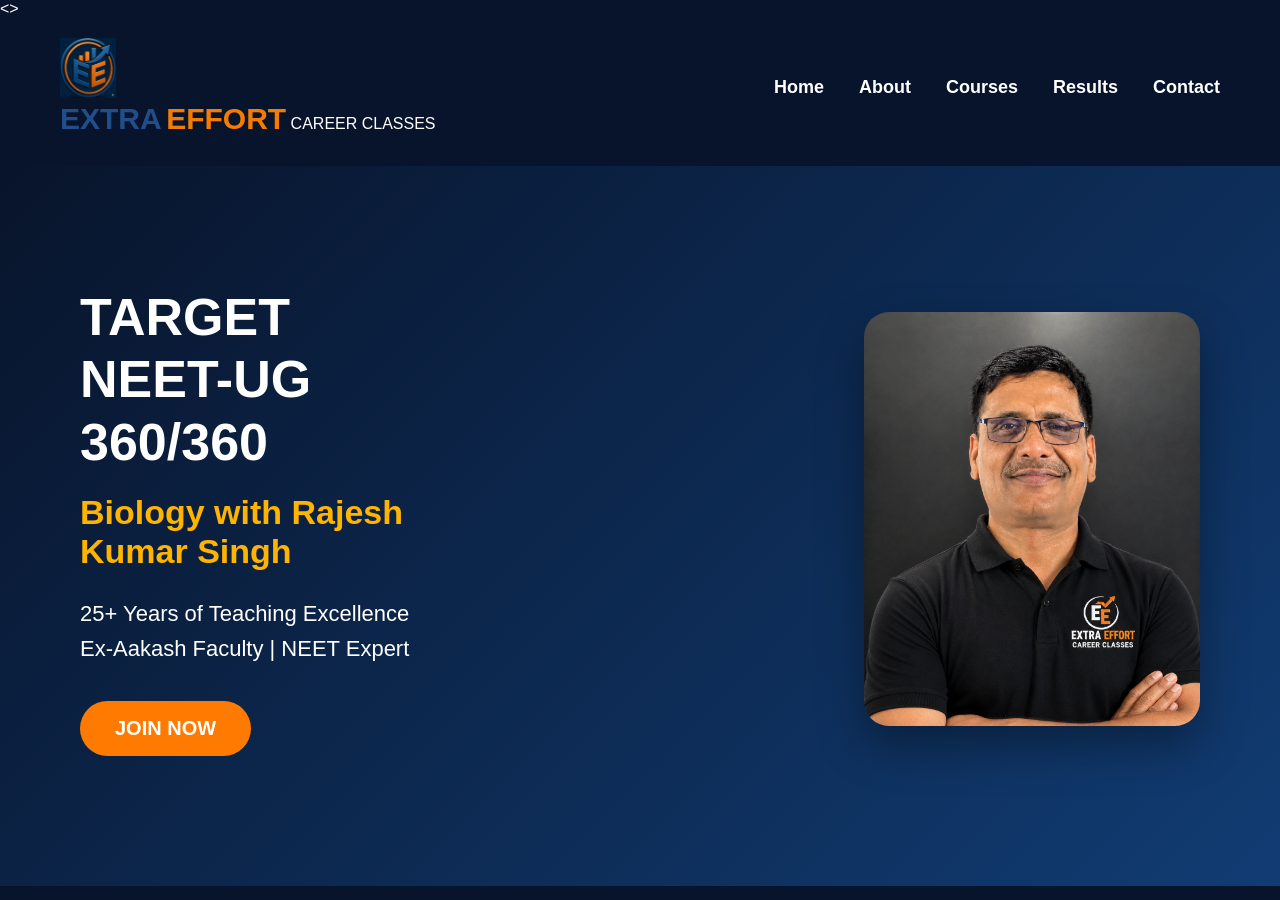
<file: index-old.html>
<!DOCTYPE html>
<html lang="en">
<head>
    <meta charset="UTF-8">
    <meta name="viewport" content="width=device-width, initial-scale=1.0">
    <title>Extra Effort Career Classes</title>

    <<link rel="stylesheet" href="css/style.css">>
</head>

<body>
 <!-- Navigation Bar -->

    <nav class="navbar">

<div class="logo">

    <img src="assets/logo.png" alt="Extra Effort Career Classes Logo">

    <div class="logo-text">

        <span class="extra">EXTRA</span>

        <span class="effort">EFFORT</span>

        <span class="career">CAREER CLASSES</span>

    </div>

</div>
        <ul class="menu">

            <li><a href="index.html">Home</a></li>

            <li><a href="#about">About</a></li>

            <li><a href="courses.html">Courses</a></li>

            <li><a href="results.html">Results</a></li>

            <li><a href="contact.html">Contact</a></li>

        </ul>

    </nav>

    <!-- Hero Section -->

    <section class="hero">

    <div class="hero-left">

        <h1>TARGET NEET-UG 360/360</h1>

        <h2>Biology with Rajesh Kumar Singh</h2>

        <p>
            25+ Years of Teaching Excellence<br>
            Ex-Aakash Faculty | NEET Expert
        </p>

        <a href="contact.html" class="btn">JOIN NOW</a>

    </div>

    <div class="hero-right">

        <img src="assets/rajesh-sir.png"
             alt="Rajesh Kumar Singh">

    </div>

</section>
    <script src="js/script.js"></script>
</body>
</html>
</file>
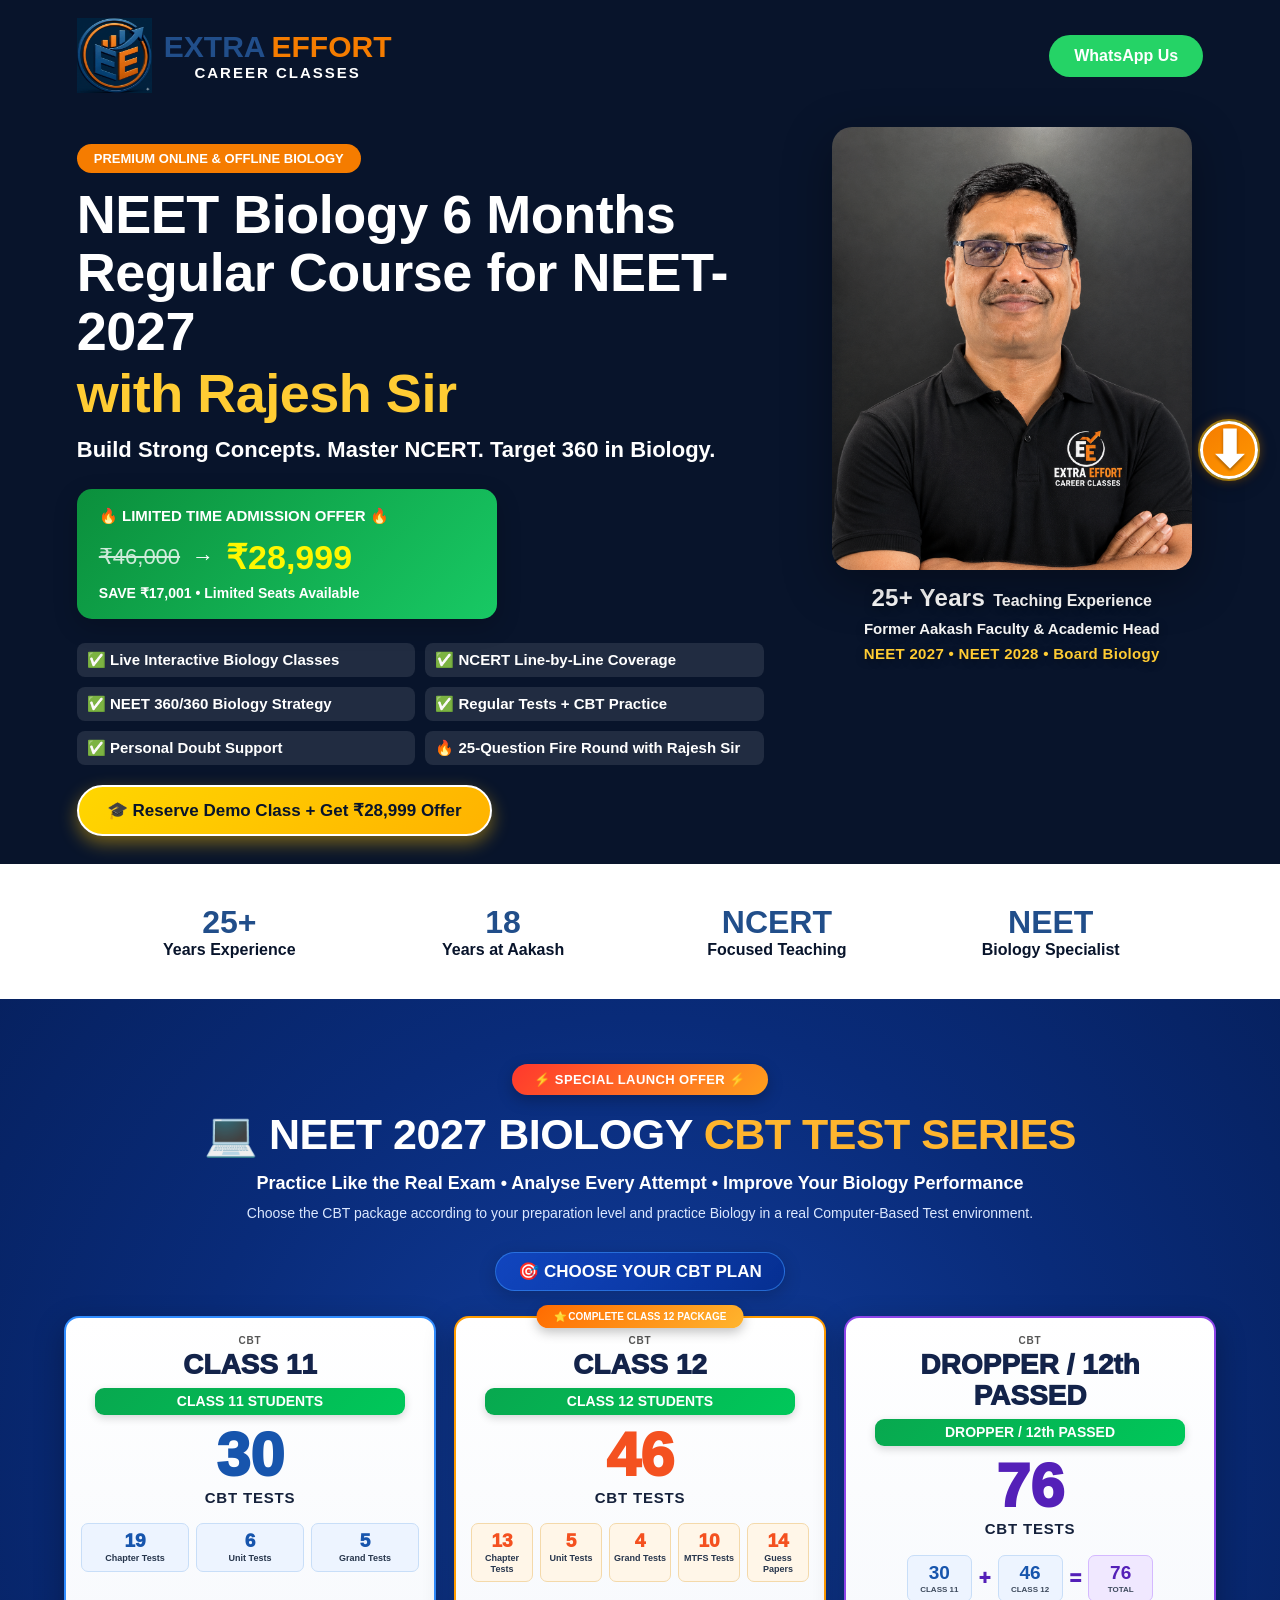
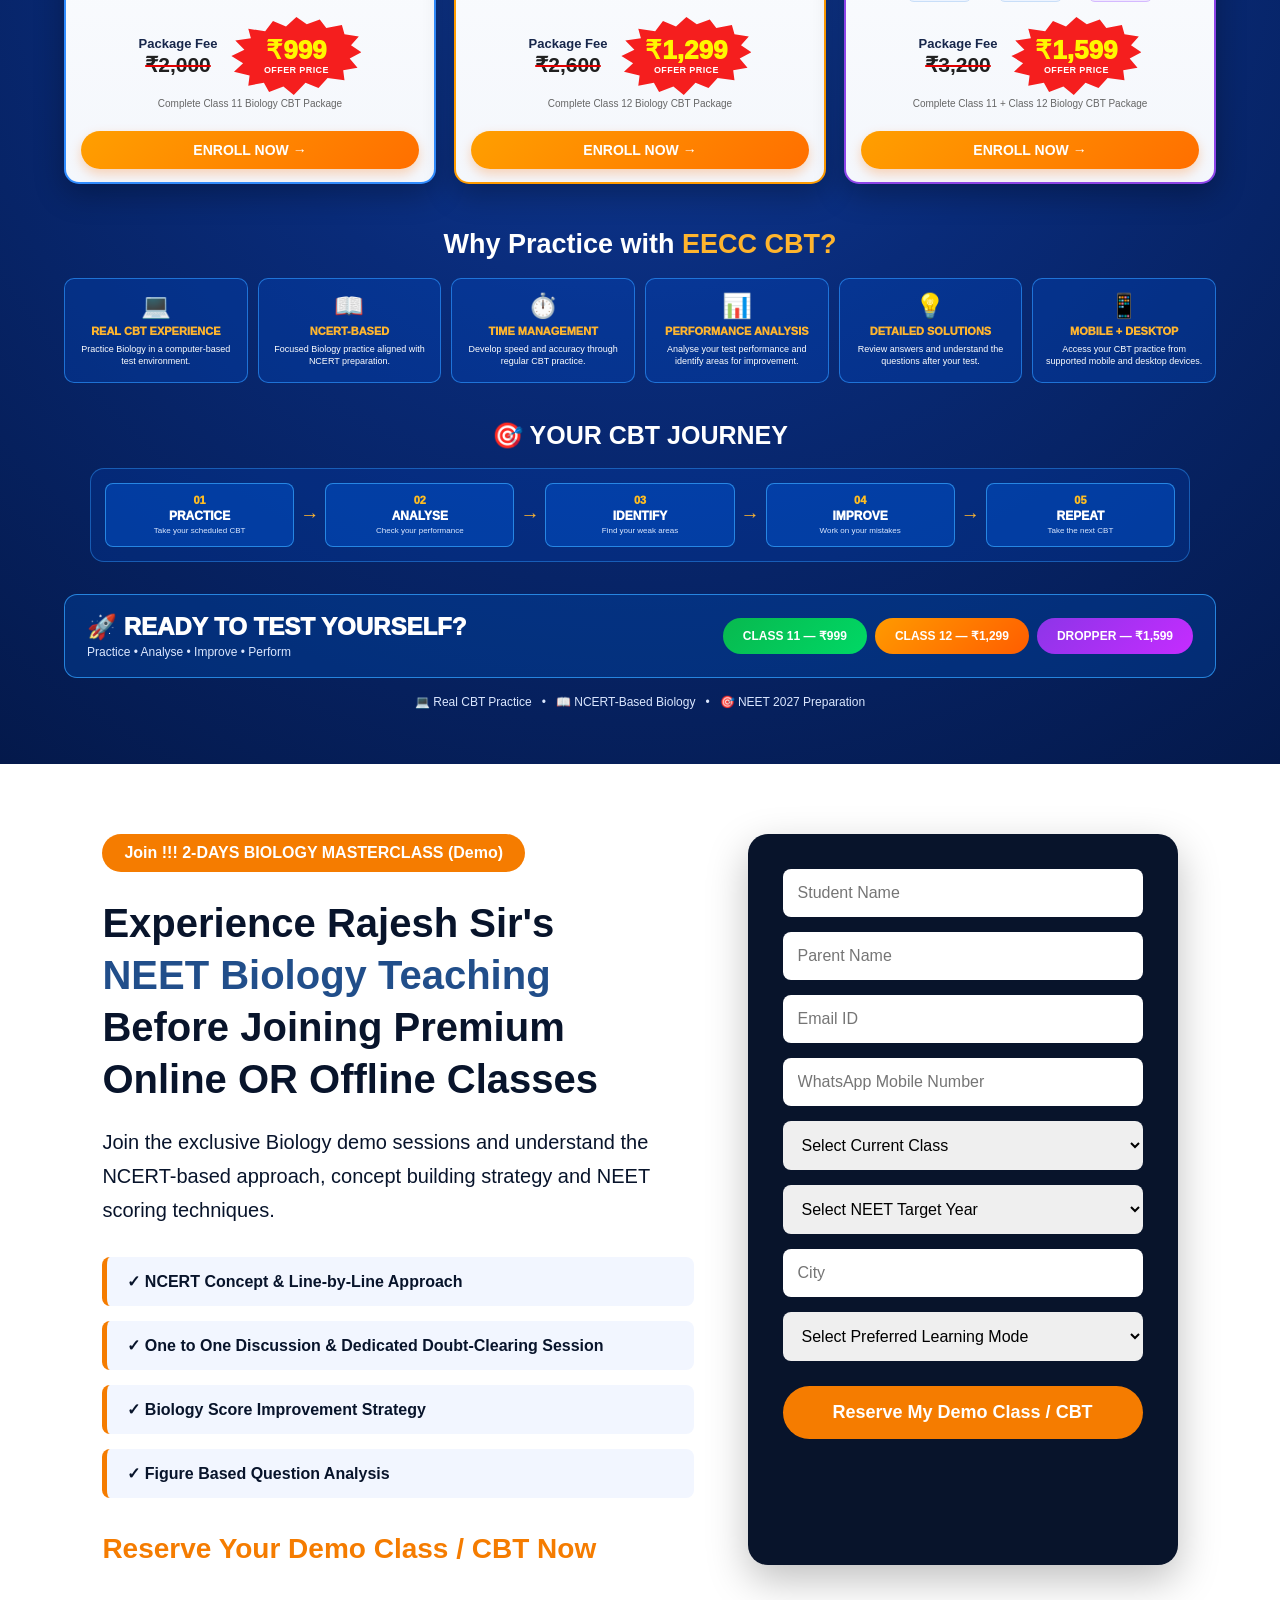
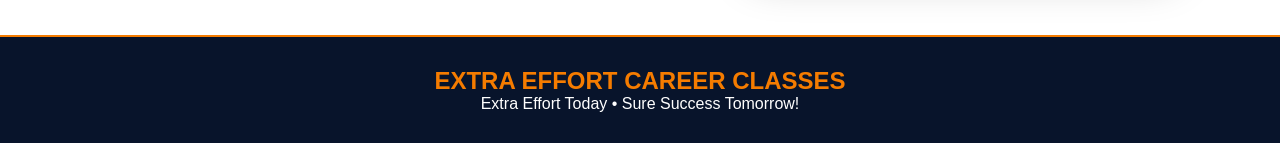
<file: neet-biology.html>
<!DOCTYPE html>
<html lang="en">

<head>

    <!-- Google tag (gtag.js) - Google Ads -->
    <script async src="https://www.googletagmanager.com/gtag/js?id=AW-18361970070"></script>

    <script>
        window.dataLayer = window.dataLayer || [];
        function gtag(){dataLayer.push(arguments);}
        gtag('js', new Date());

        gtag('config', 'AW-18361970070');
    </script>


    <meta charset="UTF-8">

    <meta name="viewport"
          content="width=device-width, initial-scale=1.0">


    <title>
        NEET Biology Classes | Rajesh Sir | Extra Effort Career Classes
    </title>


    <meta name="description"
        content="Premium Online & Offline Biology classes for NEET 2027, NEET 2028 and Board students with Rajesh Sir, former Aakash faculty with 25+ years of teaching experience.">


    <link rel="icon"
          type="image/png"
          href="assets/favicon.png">


    <!-- Dedicated CSS for this landing page -->
    <link rel="stylesheet"
          href="css/neet-biology.css">


    <!-- =========================
     EECC CBT SECTION CSS
     FINAL CLEAN DESIGN
========================== -->

<style>

/* ==========================================
   CBT MAIN SECTION
========================================== */

.cbt-section {

    background:
        radial-gradient(
            circle at 50% 35%,
            #123fa0 0%,
            #092b79 42%,
            #04194b 100%
        );

    padding: 65px 5% 55px;

    color: #ffffff;

    text-align: center;

    overflow: hidden;
}


/* ==========================================
   CBT HEADER
========================================== */

.cbt-header {

    max-width: 1050px;

    margin: 0 auto 28px;

}


.cbt-badge {

    display: inline-block;

    background:
        linear-gradient(
            135deg,
            #ff382d,
            #ff9f1c
        );

    color: #ffffff;

    padding: 8px 22px;

    border-radius: 30px;

    font-size: 13px;

    font-weight: 900;

    letter-spacing: .4px;

    margin-bottom: 15px;

    box-shadow:
        0 5px 15px rgba(0,0,0,.25);

}


.cbt-header h2 {

    margin: 0;

    font-size: 43px;

    line-height: 1.12;

    font-weight: 900;

    letter-spacing: -.5px;

}


.cbt-header h2 span {

    color: #ffb52e;

}


.cbt-subtitle {

    margin: 12px auto 7px;

    max-width: 900px;

    font-size: 18px;

    line-height: 1.45;

    font-weight: 700;

}


.cbt-intro {

    margin: 7px auto 0;

    max-width: 850px;

    font-size: 14px;

    line-height: 1.5;

    color: #dce8ff;

}


/* ==========================================
   CHOOSE YOUR CBT PLAN
========================================== */

.cbt-plan-heading {

    display: inline-flex;

    align-items: center;

    justify-content: center;

    gap: 8px;

    margin: 0 auto 25px;

    padding: 8px 22px;

    border-radius: 30px;

    background:
        linear-gradient(
            135deg,
            rgba(22,91,255,.45),
            rgba(0,43,150,.55)
        );

    border:
        1px solid rgba(60,150,255,.55);

    font-size: 17px;

    font-weight: 900;

    box-shadow:
        0 5px 18px rgba(0,0,0,.20);

}


/* ==========================================
   THREE PLAN CARDS
========================================== */

.cbt-plans {

    max-width: 1250px;

    margin: 0 auto 45px;

    display: grid;

    grid-template-columns:
        repeat(3, 1fr);

    gap: 18px;

    align-items: stretch;

}


/* ==========================================
   BASIC CARD
========================================== */

.cbt-plan-card {

    position: relative;

    background:
        linear-gradient(
            180deg,
            #ffffff 0%,
            #f4f7fc 100%
        );

    color: #14213d;

    border-radius: 15px;

    padding: 17px 15px 13px;

    border:
        2px solid #2b8cff;

    box-shadow:
        0 10px 30px rgba(0,0,0,.30);

    display: flex;

    flex-direction: column;

    min-width: 0;

    transition:
        transform .25s ease,
        box-shadow .25s ease;

}


.cbt-plan-card:hover {

    transform:
        translateY(-5px);

    box-shadow:
        0 16px 35px rgba(0,0,0,.35);

}


/* CLASS 11 */

.cbt-class11 {

    border-color:
        #318dff;

}


/* CLASS 12 */

.cbt-class12 {

    border-color:
        #ff9c00;

}


/* DROPPER */

.cbt-dropper {

    border-color:
        #8d45e8;

}


/* ==========================================
   CLASS 12 FEATURED BADGE
========================================== */

.cbt-popular {

    position: absolute;

    top: -13px;

    left: 50%;

    transform:
        translateX(-50%);

    z-index: 3;

    white-space: nowrap;

    background:
        linear-gradient(
            135deg,
            #ff6b00,
            #ffb52e
        );

    color: #ffffff;

    padding: 6px 17px;

    border-radius: 20px;

    font-size: 10px;

    font-weight: 900;

    box-shadow:
        0 4px 12px rgba(0,0,0,.25);

}


/* ==========================================
   CBT CARD TITLE
========================================== */

.cbt-plan-label {

    margin: 0 0 4px;

    font-size: 10px;

    font-weight: 800;

    color: #555;

    letter-spacing: .8px;

}


.cbt-plan-top h3 {

    margin: 0;

    font-size: 28px;

    line-height: 1.1;

    font-weight: 950;

    color: #13234a;

}


/* ==========================================
   GREEN STUDENT STRIP
========================================== */

.cbt-student-strip {

    margin:
        7px auto 5px;

    width: 92%;

    padding: 6px 8px;

    border-radius: 9px;

    background:
        linear-gradient(
            135deg,
            #08a84f,
            #00c85a
        );

    color: #ffffff;

    font-size: 14px;

    line-height: 1.1;

    font-weight: 900;

    box-shadow:
        0 3px 8px rgba(0,0,0,.16);

}


/* ==========================================
   BIG TEST NUMBER
========================================== */

.cbt-big-number {

    margin-top: 7px;

    font-size: 61px;

    line-height: .95;

    font-weight: 950;

    color: #1755ad;

}


.cbt-class12 .cbt-big-number {

    color: #f45120;

}


.cbt-dropper .cbt-big-number {

    color: #5420b8;

}


.cbt-test-label {

    margin-top: 4px;

    font-size: 15px;

    font-weight: 900;

    letter-spacing: .8px;

    color: #15213b;

}


/* ==========================================
   TEST BREAKDOWN
========================================== */

.cbt-plan-breakdown {

    display: grid;

    grid-template-columns:
        repeat(3, 1fr);

    gap: 7px;

    margin:
        17px 0 14px;

}


.cbt-five-items {

    grid-template-columns:
        repeat(5, 1fr);

}


.cbt-plan-breakdown div {

    background:
        #edf4ff;

    border:
        1px solid #c8def8;

    border-radius: 7px;

    padding: 7px 3px;

    min-width: 0;

}


.cbt-class12 .cbt-plan-breakdown div {

    background:
        #fff6e8;

    border-color:
        #f4d9aa;

}


.cbt-plan-breakdown strong {

    display: block;

    font-size: 19px;

    line-height: 1;

    font-weight: 950;

    color: #1755ad;

}


.cbt-class12 .cbt-plan-breakdown strong {

    color: #f45120;

}


.cbt-plan-breakdown span {

    display: block;

    margin-top: 3px;

    font-size: 9px;

    line-height: 1.15;

    font-weight: 700;

    color: #27364d;

}


/* ==========================================
   DROPPER COMBINATION
========================================== */

.cbt-combination {

    margin:
        18px 0 15px;

    display: flex;

    align-items: center;

    justify-content: center;

    gap: 7px;

}


.combination-box,
.combination-total {

    min-width: 65px;

    padding: 7px 6px;

    border-radius: 7px;

    background:
        #edf4ff;

    border:
        1px solid #c8def8;

}


.combination-box strong,
.combination-total strong {

    display: block;

    font-size: 19px;

    line-height: 1;

    color: #1755ad;

}


.combination-box span,
.combination-total span {

    display: block;

    margin-top: 3px;

    font-size: 8px;

    font-weight: 800;

    color: #3d4a5d;

}


.combination-total {

    background:
        #f0e8ff;

    border-color:
        #d4b9ff;

}


.combination-total strong {

    color: #5420b8;

}


.combination-plus,
.combination-equal {

    font-size: 20px;

    font-weight: 950;

    color: #5420b8;

}


/* ==========================================
   PRICE AREA
========================================== */

.cbt-price-area {

    min-height: 72px;

    display: flex;

    align-items: center;

    justify-content: center;

    gap: 14px;

    margin-top: auto;

}


/* PACKAGE FEE */

.cbt-package-fee {

    display: flex;

    flex-direction: column;

    align-items: center;

    justify-content: center;

}


.cbt-package-label {

    font-size: 13px;

    line-height: 1.1;

    font-weight: 800;

    color: #17264a;

    margin-bottom: 3px;

}


.cbt-old-price {

    font-size: 21px;

    line-height: 1;

    font-weight: 800;

    color: #202020;

    text-decoration:
        line-through;

    text-decoration-thickness: 2px;

    text-decoration-color:
        #e00000;

}


/* ==========================================
   STARBURST OFFER PRICE
========================================== */

.cbt-offer-star {

    position: relative;

    width: 130px;

    height: 78px;

    display: flex;

    flex-direction: column;

    align-items: center;

    justify-content: center;

    background:
        #f51e1e;

    color: #fff;

    clip-path:
        polygon(
            50% 0%,
            58% 9%,
            68% 3%,
            73% 14%,
            85% 10%,
            87% 22%,
            98% 25%,
            92% 36%,
            100% 45%,
            91% 53%,
            97% 65%,
            86% 68%,
            87% 81%,
            74% 78%,
            67% 91%,
            57% 84%,
            48% 100%,
            40% 89%,
            29% 96%,
            25% 84%,
            13% 88%,
            14% 75%,
            2% 70%,
            9% 59%,
            0% 50%,
            10% 42%,
            3% 30%,
            15% 27%,
            13% 15%,
            26% 18%,
            32% 5%,
            42% 12%
        );

    filter:
        drop-shadow(
            0 5px 5px rgba(0,0,0,.20)
        );

}


.cbt-offer-price {

    font-size: 26px;

    line-height: 1;

    font-weight: 950;

    color: #fff700;

}


.cbt-offer-text {

    margin-top: 3px;

    font-size: 9px;

    line-height: 1;

    font-weight: 900;

    letter-spacing: .4px;

    color: #ffffff;

}


/* ==========================================
   PACKAGE NOTE
========================================== */

.cbt-price-note {

    min-height: 25px;

    margin:
        2px 0 9px;

    font-size: 10px;

    line-height: 1.3;

    color: #666;

}


/* ==========================================
   ENROLL BUTTON
========================================== */

.cbt-plan-button {

    display: block;

    width: 100%;

    padding: 11px 15px;

    border-radius: 25px;

    background:
        linear-gradient(
            135deg,
            #ff9f00,
            #ff6f00
        );

    color: #ffffff;

    text-decoration: none;

    font-size: 14px;

    font-weight: 900;

    box-shadow:
        0 5px 12px rgba(255,112,0,.28);

    transition:
        transform .2s ease,
        box-shadow .2s ease;

}


.cbt-plan-button:hover {

    transform:
        translateY(-2px);

    box-shadow:
        0 8px 18px rgba(255,112,0,.38);

}


/* ==========================================
   WHY PRACTICE
========================================== */

.cbt-value-section {

    max-width: 1250px;

    margin: 0 auto 38px;

}


.cbt-value-section h3 {

    margin:
        0 0 18px;

    font-size: 27px;

    font-weight: 900;

}


.cbt-value-section h3::first-letter {

    color: #ffffff;

}


.cbt-value-grid {

    display: grid;

    grid-template-columns:
        repeat(6, 1fr);

    gap: 10px;

}


.cbt-value-card {

    min-height: 105px;

    padding: 13px 8px;

    background:
        rgba(0,80,210,.28);

    border:
        1px solid rgba(45,150,255,.65);

    border-radius: 10px;

    display: flex;

    flex-direction: column;

    align-items: center;

    justify-content: center;

}


.cbt-value-icon {

    font-size: 24px;

    line-height: 1;

    margin-bottom: 7px;

}


.cbt-value-card h4 {

    margin:
        0 0 5px;

    font-size: 11px;

    line-height: 1.2;

    font-weight: 950;

    color: #ffb52e;

}


.cbt-value-card p {

    margin: 0;

    font-size: 9px;

    line-height: 1.35;

    color: #ffffff;

}


/* ==========================================
   CBT JOURNEY
========================================== */

.cbt-journey {

    max-width: 1100px;

    margin: 0 auto 32px;

}


.cbt-journey h3 {

    margin:
        0 0 18px;

    font-size: 25px;

    font-weight: 900;

}


.cbt-journey-flow {

    display: flex;

    align-items: center;

    justify-content: center;

    gap: 6px;

    padding: 14px;

    background:
        rgba(0,70,190,.25);

    border:
        1px solid rgba(50,155,255,.45);

    border-radius: 14px;

}


.journey-step {

    flex:
        1;

    min-width: 0;

    padding: 10px 6px;

    background:
        rgba(0,86,210,.45);

    border:
        1px solid rgba(55,165,255,.70);

    border-radius: 8px;

}


.journey-number {

    font-size: 11px;

    font-weight: 950;

    color: #ffbd22;

    margin-bottom: 3px;

}


.journey-step strong {

    display: block;

    font-size: 12px;

    font-weight: 950;

}


.journey-step span {

    display: block;

    margin-top: 3px;

    font-size: 8px;

    line-height: 1.25;

    color: #dce8ff;

}


.journey-arrow {

    flex-shrink: 0;

    font-size: 19px;

    font-weight: 900;

    color: #ffb52e;

}


/* ==========================================
   FINAL CTA
========================================== */

.cbt-final-cta {

    max-width: 1180px;

    margin: 0 auto;

    padding: 18px 22px;

    display: flex;

    align-items: center;

    justify-content: space-between;

    gap: 20px;

    background:
        rgba(0,78,180,.35);

    border:
        1px solid rgba(50,160,255,.75);

    border-radius: 13px;

}


.cbt-final-text {

    text-align: left;

}


.cbt-final-text h3 {

    margin: 0;

    font-size: 24px;

    font-weight: 950;

}


.cbt-final-text p {

    margin:
        4px 0 0;

    font-size: 12px;

    color: #dbe7ff;

}


.cbt-final-buttons {

    display: flex;

    align-items: center;

    justify-content: center;

    gap: 8px;

    flex-wrap: wrap;

}


.cbt-final-button {

    display: inline-block;

    padding: 11px 20px;

    border-radius: 25px;

    text-decoration: none;

    color: #ffffff;

    font-size: 12px;

    font-weight: 900;

    transition:
        transform .2s ease;

}


.cbt-final-button:hover {

    transform:
        translateY(-2px);

}


.cbt-button-11 {

    background:
        linear-gradient(
            135deg,
            #08b94f,
            #00d865
        );

}


.cbt-button-12 {

    background:
        linear-gradient(
            135deg,
            #ff9a00,
            #ff5d00
        );

}


.cbt-button-dropper {

    background:
        linear-gradient(
            135deg,
            #8d35e8,
            #c52cff
        );

}


/* ==========================================
   BOTTOM LINE
========================================== */

.cbt-bottom-line {

    margin-top: 17px;

    font-size: 12px;

    color: #dbe7ff;

}


/* ==========================================
   TABLET
========================================== */

@media (max-width: 1050px) {

    .cbt-plans {

        grid-template-columns:
            repeat(3, 1fr);

        gap: 12px;

    }


    .cbt-plan-card {

        padding-left: 10px;

        padding-right: 10px;

    }


    .cbt-value-grid {

        grid-template-columns:
            repeat(3, 1fr);

    }


    .cbt-final-cta {

        flex-direction:
            column;

        text-align: center;

    }


    .cbt-final-text {

        text-align:
            center;

    }

}


/* ==========================================
   MOBILE / TABLET
========================================== */

@media (max-width: 800px) {

    .cbt-header h2 {

        font-size: 35px;

    }


    .cbt-plans {

        grid-template-columns:
            1fr;

        max-width: 480px;

        gap: 25px;

    }


    .cbt-plan-card {

        padding:
            22px 18px 17px;

    }


    .cbt-big-number {

        font-size: 58px;

    }


    .cbt-value-grid {

        grid-template-columns:
            repeat(2, 1fr);

    }


    .cbt-journey-flow {

        flex-wrap:
            wrap;

    }


    .journey-step {

        flex:
            0 0 30%;

    }

}


/* ==========================================
   SMALL MOBILE
========================================== */

@media (max-width: 550px) {

    .cbt-section {

        padding:
            48px 4% 40px;

    }


    .cbt-header h2 {

        font-size: 29px;

    }


    .cbt-subtitle {

        font-size: 15px;

    }


    .cbt-intro {

        font-size: 13px;

    }


    .cbt-plan-heading {

        font-size: 14px;

    }


    .cbt-plan-top h3 {

        font-size: 26px;

    }


    .cbt-student-strip {

        font-size: 13px;

    }


    .cbt-plan-breakdown {

        gap: 5px;

    }


    .cbt-five-items {

        grid-template-columns:
            repeat(3, 1fr);

    }


    .cbt-five-items div:nth-child(4) {

        grid-column:
            1 / 2;

    }


    .cbt-five-items div:nth-child(5) {

        grid-column:
            2 / 3;

    }


    .cbt-price-area {

        gap: 8px;

    }


    .cbt-old-price {

        font-size: 18px;

    }


    .cbt-offer-star {

        width: 115px;

        height: 70px;

    }


    .cbt-offer-price {

        font-size: 23px;

    }


    .cbt-value-grid {

        grid-template-columns:
            1fr 1fr;

    }


    .cbt-value-card {

        min-height: 115px;

    }


    .cbt-journey-flow {

        flex-direction:
            column;

        gap: 5px;

    }


    .journey-step {

        flex:
            none;

        width: 100%;

        max-width: 280px;

    }


    .journey-arrow {

        transform:
            rotate(90deg);

    }


    .cbt-final-buttons {

        flex-direction:
            column;

        width: 100%;

    }


    .cbt-final-button {

        width: 100%;

    }


    .cbt-bottom-line {

        font-size: 10px;

    }

}


/* ==========================================
   VERY SMALL MOBILE
========================================== */

@media (max-width: 380px) {

    .cbt-header h2 {

        font-size: 26px;

    }


    .cbt-plan-breakdown span {

        font-size: 8px;

    }


    .cbt-price-area {

        gap: 4px;

    }


    .cbt-package-label {

        font-size: 11px;

    }


    .cbt-old-price {

        font-size: 16px;

    }


    .cbt-offer-star {

        width: 108px;

        height: 66px;

    }


    .cbt-offer-price {

        font-size: 21px;

    }

}

</style>

</head>


<body>


    <!-- =========================
         LANDING PAGE START
    ========================== -->


    <header class="landing-header">

        <div class="landing-brand">

            <img src="assets/logo.png"
                 alt="Extra Effort Career Classes Logo">


            <div class="landing-brand-text">

                <div class="brand-name">

                    <span class="brand-extra">
                        EXTRA
                    </span>

                    <span class="brand-effort">
                        EFFORT
                    </span>

                </div>


                <div class="brand-career">
                    CAREER CLASSES
                </div>

            </div>

        </div>


        <a href="https://wa.me/919307703201"
           class="header-whatsapp"
           target="_blank">

            WhatsApp Us

        </a>

    </header>



<!-- =========================
     HERO SECTION
     FINAL COURSE FOCUSED LAYOUT
========================== -->

<section class="landing-hero">


    <!-- =========================
         LEFT: COURSE DETAILS
    ========================== -->

    <div class="hero-content">


        <div class="hero-badge">

            PREMIUM ONLINE & OFFLINE BIOLOGY

        </div>



        <h1>

            NEET Biology 6 Months Regular Course for NEET-2027

            <span>
                with Rajesh Sir
            </span>

        </h1>



        <h2>

            Build Strong Concepts.
            Master NCERT.
            Target <strong>360 in Biology.</strong>

        </h2>



        <!-- =========================
             ADMISSION OFFER
        ========================== -->

        <div class="course-offer-box">


            <div class="offer-title">

                🔥 LIMITED TIME ADMISSION OFFER 🔥

            </div>


            <div class="price-section">

                <span class="old-fee">
                    ₹46,000
                </span>

                <span class="arrow">
                    →
                </span>

                <span class="new-fee">
                    ₹28,999
                </span>

            </div>


            <div class="saving-text">

                SAVE ₹17,001 • Limited Seats Available

            </div>


        </div>

          <!-- =========================
     COURSE HIGHLIGHTS
     3 ROWS × 2 COLUMNS
========================== -->

<div class="hero-highlights">


    <div>
        ✅ Live Interactive Biology Classes
    </div>


    <div>
        ✅ NCERT Line-by-Line Coverage
    </div>


    <div>
        ✅ NEET 360/360 Biology Strategy
    </div>


    <div>
        ✅ Regular Tests + CBT Practice
    </div>


    <div>
        ✅ Personal Doubt Support
    </div>


    <div>
         🔥 25-Question Fire Round with Rajesh Sir
    </div>


</div>




        <!-- =========================
             MAIN CTA
        ========================== -->

        <a href="#registration"
           class="hero-button">

            🎓 Reserve Demo Class + Get ₹28,999 Offer

        </a>


    </div>



    <!-- =========================
         RIGHT: RAJESH SIR
         + EXPERIENCE DETAILS
    ========================== -->

    <div class="hero-image">


        <img
            src="assets/rajesh-sir.png"
            alt="Rajesh Sir - NEET Biology Faculty"
        >



        <!-- EXPERIENCE BELOW PHOTO -->

        <div class="hero-profile-info">


            <div class="profile-experience">

                <strong>25+ Years</strong>

                <span>
                    Teaching Experience
                </span>

            </div>



            <div class="profile-role">

                Former Aakash Faculty &amp; Academic Head

            </div>



            <div class="profile-target">

                NEET 2027 • NEET 2028 • Board Biology

            </div>


        </div>


    </div>


</section>


        <!-- =========================
             TRUST STRIP
        ========================== -->

        <section class="trust-strip">


            <div>

                <strong>
                    25+
                </strong>

                <span>
                    Years Experience
                </span>

            </div>


            <div>

                <strong>
                    18
                </strong>

                <span>
                    Years at Aakash
                </span>

            </div>


            <div>

                <strong>
                    NCERT
                </strong>

                <span>
                    Focused Teaching
                </span>

            </div>


            <div>

                <strong>
                    NEET
                </strong>

                <span>
                    Biology Specialist
                </span>

            </div>


        </section>



       <!-- ==========================================
     EECC NEET 2027 BIOLOGY CBT TEST SERIES
     FINAL CBT SECTION
=========================================== -->

<section class="cbt-section" id="cbt">


    <!-- ======================================
         CBT HEADER
    ======================================= -->

    <div class="cbt-header">

        <div class="cbt-badge">
            ⚡ SPECIAL LAUNCH OFFER ⚡
        </div>


        <h2>
            💻 NEET 2027 BIOLOGY
            <span>CBT TEST SERIES</span>
        </h2>


        <p class="cbt-subtitle">
            Practice Like the Real Exam • Analyse Every Attempt •
            Improve Your Biology Performance
        </p>


        <p class="cbt-intro">
            Choose the CBT package according to your preparation level
            and practice Biology in a real Computer-Based Test environment.
        </p>

    </div>



    <!-- ======================================
         CHOOSE YOUR PLAN
    ======================================= -->

    <div class="cbt-plan-heading">
        🎯 CHOOSE YOUR CBT PLAN
    </div>



    <div class="cbt-plans">


        <!-- ==================================
             CLASS 11
        =================================== -->

        <div class="cbt-plan-card cbt-class11">


            <div class="cbt-plan-top">

                <div class="cbt-plan-label">
                    CBT
                </div>

                <h3>
                    CLASS 11
                </h3>

            </div>


            <div class="cbt-student-strip">
                CLASS 11 STUDENTS
            </div>


            <div class="cbt-big-number">
                30
            </div>


            <div class="cbt-test-label">
                CBT TESTS
            </div>


            <div class="cbt-plan-breakdown">


                <div>
                    <strong>19</strong>
                    <span>Chapter Tests</span>
                </div>


                <div>
                    <strong>6</strong>
                    <span>Unit Tests</span>
                </div>


                <div>
                    <strong>5</strong>
                    <span>Grand Tests</span>
                </div>


            </div>



            <!-- PRICE -->

            <div class="cbt-price-area">


                <div class="cbt-package-fee">

                    <div class="cbt-package-label">
                        Package Fee
                    </div>

                    <div class="cbt-old-price">
                        ₹2,000
                    </div>

                </div>


                <div class="cbt-offer-star">

                    <div class="cbt-offer-price">
                        ₹999
                    </div>

                    <div class="cbt-offer-text">
                        OFFER PRICE
                    </div>

                </div>


            </div>


            <div class="cbt-price-note">
                Complete Class 11 Biology CBT Package
            </div>


            <a href="#registration"
   class="cbt-plan-button cbt-select-package"
   data-cbt-package="Class 11 — 30 Tests — ₹999">

    ENROLL NOW →

</a>


        </div>



        <!-- ==================================
             CLASS 12
        =================================== -->

        <div class="cbt-plan-card cbt-class12">


            <div class="cbt-popular">
                ⭐ COMPLETE CLASS 12 PACKAGE
            </div>


            <div class="cbt-plan-top">

                <div class="cbt-plan-label">
                    CBT
                </div>

                <h3>
                    CLASS 12
                </h3>

            </div>


            <div class="cbt-student-strip">
                CLASS 12 STUDENTS
            </div>


            <div class="cbt-big-number">
                46
            </div>


            <div class="cbt-test-label">
                CBT TESTS
            </div>


            <div class="cbt-plan-breakdown cbt-five-items">


                <div>
                    <strong>13</strong>
                    <span>Chapter Tests</span>
                </div>


                <div>
                    <strong>5</strong>
                    <span>Unit Tests</span>
                </div>


                <div>
                    <strong>4</strong>
                    <span>Grand Tests</span>
                </div>


                <div>
                    <strong>10</strong>
                    <span>MTFS Tests</span>
                </div>


                <div>
                    <strong>14</strong>
                    <span>Guess Papers</span>
                </div>


            </div>



            <!-- PRICE -->

            <div class="cbt-price-area">


                <div class="cbt-package-fee">

                    <div class="cbt-package-label">
                        Package Fee
                    </div>

                    <div class="cbt-old-price">
                        ₹2,600
                    </div>

                </div>


                <div class="cbt-offer-star">

                    <div class="cbt-offer-price">
                        ₹1,299
                    </div>

                    <div class="cbt-offer-text">
                        OFFER PRICE
                    </div>

                </div>


            </div>


            <div class="cbt-price-note">
                Complete Class 12 Biology CBT Package
            </div>


            <a href="#registration"
   class="cbt-plan-button cbt-select-package"
   data-cbt-package="Class 12 — 46 Tests — ₹1,299">

    ENROLL NOW →

</a>


        </div>



        <!-- ==================================
             DROPPER / 12th PASSED
        =================================== -->

        <div class="cbt-plan-card cbt-dropper">


            <div class="cbt-plan-top">

                <div class="cbt-plan-label">
                    CBT
                </div>

                <h3>
                    DROPPER / 12th PASSED
                </h3>

            </div>


            <div class="cbt-student-strip">
                DROPPER / 12th PASSED
            </div>


            <div class="cbt-big-number">
                76
            </div>


            <div class="cbt-test-label">
                CBT TESTS
            </div>



            <!-- COMBINATION -->

            <div class="cbt-combination">


                <div class="combination-box">

                    <strong>
                        30
                    </strong>

                    <span>
                        CLASS 11
                    </span>

                </div>


                <div class="combination-plus">
                    +
                </div>


                <div class="combination-box">

                    <strong>
                        46
                    </strong>

                    <span>
                        CLASS 12
                    </span>

                </div>


                <div class="combination-equal">
                    =
                </div>


                <div class="combination-total">

                    <strong>
                        76
                    </strong>

                    <span>
                        TOTAL
                    </span>

                </div>


            </div>



            <!-- PRICE -->

            <div class="cbt-price-area">


                <div class="cbt-package-fee">

                    <div class="cbt-package-label">
                        Package Fee
                    </div>

                    <div class="cbt-old-price">
                        ₹3,200
                    </div>

                </div>


                <div class="cbt-offer-star">

                    <div class="cbt-offer-price">
                        ₹1,599
                    </div>

                    <div class="cbt-offer-text">
                        OFFER PRICE
                    </div>

                </div>


            </div>


            <div class="cbt-price-note">
                Complete Class 11 + Class 12 Biology CBT Package
            </div>


          <a href="#registration"
   class="cbt-plan-button cbt-select-package"
   data-cbt-package="Dropper / 12th Passed — 76 Tests — ₹1,599">

    ENROLL NOW →

</a>


        </div>


    </div>



    <!-- ======================================
         WHY PRACTICE WITH EECC CBT?
    ======================================= -->

    <div class="cbt-value-section">


        <h3>
            Why Practice with <span style="color:#ffb52e;">
                EECC CBT?
            </span>
        </h3>


        <div class="cbt-value-grid">


            <div class="cbt-value-card">

                <div class="cbt-value-icon">
                    💻
                </div>

                <h4>
                    REAL CBT EXPERIENCE
                </h4>

                <p>
                    Practice Biology in a computer-based
                    test environment.
                </p>

            </div>



            <div class="cbt-value-card">

                <div class="cbt-value-icon">
                    📖
                </div>

                <h4>
                    NCERT-BASED
                </h4>

                <p>
                    Focused Biology practice aligned with
                    NCERT preparation.
                </p>

            </div>



            <div class="cbt-value-card">

                <div class="cbt-value-icon">
                    ⏱️
                </div>

                <h4>
                    TIME MANAGEMENT
                </h4>

                <p>
                    Develop speed and accuracy through
                    regular CBT practice.
                </p>

            </div>



            <div class="cbt-value-card">

                <div class="cbt-value-icon">
                    📊
                </div>

                <h4>
                    PERFORMANCE ANALYSIS
                </h4>

                <p>
                    Analyse your test performance and
                    identify areas for improvement.
                </p>

            </div>



            <div class="cbt-value-card">

                <div class="cbt-value-icon">
                    💡
                </div>

                <h4>
                    DETAILED SOLUTIONS
                </h4>

                <p>
                    Review answers and understand the
                    questions after your test.
                </p>

            </div>



            <div class="cbt-value-card">

                <div class="cbt-value-icon">
                    📱
                </div>

                <h4>
                    MOBILE + DESKTOP
                </h4>

                <p>
                    Access your CBT practice from
                    supported mobile and desktop devices.
                </p>

            </div>


        </div>

    </div>



    <!-- ======================================
         CBT JOURNEY
    ======================================= -->

    <div class="cbt-journey">


        <h3>
            🎯 YOUR CBT JOURNEY
        </h3>


        <div class="cbt-journey-flow">


            <div class="journey-step">

                <div class="journey-number">
                    01
                </div>

                <strong>
                    PRACTICE
                </strong>

                <span>
                    Take your scheduled CBT
                </span>

            </div>


            <div class="journey-arrow">
                →
            </div>


            <div class="journey-step">

                <div class="journey-number">
                    02
                </div>

                <strong>
                    ANALYSE
                </strong>

                <span>
                    Check your performance
                </span>

            </div>


            <div class="journey-arrow">
                →
            </div>


            <div class="journey-step">

                <div class="journey-number">
                    03
                </div>

                <strong>
                    IDENTIFY
                </strong>

                <span>
                    Find your weak areas
                </span>

            </div>


            <div class="journey-arrow">
                →
            </div>


            <div class="journey-step">

                <div class="journey-number">
                    04
                </div>

                <strong>
                    IMPROVE
                </strong>

                <span>
                    Work on your mistakes
                </span>

            </div>


            <div class="journey-arrow">
                →
            </div>


            <div class="journey-step">

                <div class="journey-number">
                    05
                </div>

                <strong>
                    REPEAT
                </strong>

                <span>
                    Take the next CBT
                </span>

            </div>


        </div>

    </div>



    <!-- ======================================
         FINAL CTA
    ======================================= -->

    <div class="cbt-final-cta">


        <div class="cbt-final-text">

            <h3>
                🚀 READY TO TEST YOURSELF?
            </h3>

            <p>
                Practice • Analyse • Improve • Perform
            </p>

        </div>


        <div class="cbt-final-buttons">


            <a href="#registration"
               class="cbt-final-button cbt-button-11">

                CLASS 11 — ₹999

            </a>


            <a href="#registration"
               class="cbt-final-button cbt-button-12">

                CLASS 12 — ₹1,299

            </a>


            <a href="#registration"
               class="cbt-final-button cbt-button-dropper">

                DROPPER — ₹1,599

            </a>


        </div>


    </div>


    <div class="cbt-bottom-line">

        💻 Real CBT Practice
        &nbsp; • &nbsp;
        📖 NCERT-Based Biology
        &nbsp; • &nbsp;
        🎯 NEET 2027 Preparation

    </div>


</section>



        <!-- =========================
             MASTERCLASS SECTION
        ========================== -->


        <section class="masterclass-section"
                 id="registration">


            <div class="masterclass-content">


                <div class="masterclass-badge">

                    Join !!! 2-DAYS BIOLOGY MASTERCLASS (Demo)

                </div>


                <h2>

                    Experience Rajesh Sir's

                    <span>
                        NEET Biology Teaching
                    </span>

                    Before Joining Premium Online OR Offline Classes

                </h2>


                <p>

                    Join the exclusive Biology demo sessions
                    and understand the NCERT-based approach,
                    concept building strategy and NEET scoring techniques.

                </p>


                <div class="masterclass-points">


                    <div>
                        ✓ NCERT Concept &amp; Line-by-Line Approach
                    </div>


                    <div>
                        ✓ One to One Discussion &amp; Dedicated Doubt-Clearing Session
                    </div>


                    <div>
                        ✓ Biology Score Improvement Strategy
                    </div>


                    <div>
                        ✓ Figure Based Question Analysis
                    </div>


                </div>


                <h3>
                    Reserve Your Demo Class / CBT Now
                </h3>


            </div>



            <!-- =========================
                 REGISTRATION FORM
            ========================== -->


            <div class="registration-box">


                <form id="registrationForm">


                    <input type="text"
                           name="studentName"
                           placeholder="Student Name"
                           required>
                    
                           
                    
                    <input type="text"
                           name="ParentName"
                           placeholder="Parent Name"
                           required>       

                    

                    <input type="email"
                           name="email"
                           placeholder="Email ID"
                           required>



                    <input type="tel"
                           name="whatsapp"
                           placeholder="WhatsApp Mobile Number"
                           required>



                    <select name="studentClass"
                            required>

                        <option value="">
                            Select Current Class
                        </option>

                        <option>
                            Class 11
                        </option>

                        <option>
                            Class 12
                        </option>

                        <option>
                            Dropper / 12th Passed
                        </option>

                    </select>



                    <select name="neetYear"
                            required>

                        <option value="">
                            Select NEET Target Year
                        </option>

                        <option>
                            NEET 2027
                        </option>

                        <option>
                            NEET 2028
                        </option>

                    </select>



                    <input type="text"
                           name="city"
                           placeholder="City"
                           required>



                    <select name="mode"
                            required>

                        <option value="">
                            Select Preferred Learning Mode
                        </option>

                        <option>
                            Online Regular Classes-11th 
                        </option>

                        <option>                            
                            Online Regular Classes 12th
                        </option>

                        <option> 
                            Online 6 months Course(11th + 12th) for NEET 2027
                        </option>

                        <option>
                            Off-line 6 months Course NEET 2027 (at Kanpur, U.P Centre)
                        </option>

                        <!-- NEW CBT OPTION -->

                        <option>
                            Online CBT (Biology) — NEET 2027
                        </option>

                    </select>



                    <button type="submit">

                        Reserve My Demo Class / CBT

                    </button>


                </form>


            </div>


        </section>


    </main>


<!-- =========================
     FOOTER
========================== -->

<footer class="landing-footer">

    <p>
        EXTRA EFFORT CAREER CLASSES
    </p>

    <p>
        Extra Effort Today • Sure Success Tomorrow!
    </p>

</footer>



<!-- =====================================
     FORM SUBMISSION
===================================== -->


<script>

const scriptURL =
"https://script.google.com/macros/s/AKfycbwGaiyavlgXgHPG9SEWLRcI552IcZw4M7KG0qsJgMYESzRYzVLOCg21hWfCrbTeSvrnoA/exec";


const form = document.getElementById("registrationForm");

if (form) {
    let isSubmitting = false;
    const submitButton = form.querySelector('button[type="submit"]');

    form.addEventListener("submit", async function (e) {
        e.preventDefault();

        // Prevent rapid repeated submissions
        if (isSubmitting) return;
        if (!form.reportValidity()) return;

        isSubmitting = true;

        if (submitButton) {
            submitButton.disabled = true;
            submitButton.dataset.originalText = submitButton.textContent;
            submitButton.textContent = "Submitting...";
        }

        try {
            
const params = new URLSearchParams(window.location.search);

const payload = {
  studentName: form.elements["studentName"].value.trim(),
  ParentName: form.elements["ParentName"].value.trim(),
  email: form.elements["email"].value.trim().toLowerCase(),
  whatsapp: form.elements["whatsapp"].value.trim(),
  studentClass: form.elements["studentClass"].value,
  neetYear: form.elements["neetYear"].value,
  city: form.elements["city"].value.trim(),
  mode: form.elements["mode"].value,

  // Google Ads tracking
  gclid: params.get("gclid") || "",
  leadSource: params.has("gclid")
    ? "Google Ads"
    : "Website - Source Unknown"
};


            await fetch(scriptURL, {
                method: "POST",
                body: JSON.stringify(payload)
            });

            if (typeof gtag === "function") {
                gtag("event", "conversion", {
                    send_to: "AW-18361970070/ADQiCNiL4d4cCEJbb1bNE",
                    value: 1.0,
                    currency: "INR"
                });
            }

            alert(
                "Hey NEET Aspirant! 🎉\n\n" +
                "Your registration request has been submitted.\n\n" +
                "Rajesh Sir's team will contact you soon."
            );

            form.reset();

        } catch (error) {
            console.error("Registration submission error:", error);

            alert(
                "We could not confirm submission. Please check your registration sheet " +
                "before trying again."
            );

        } finally {
            isSubmitting = false;

            if (submitButton) {
                submitButton.disabled = false;
                submitButton.textContent =
                    submitButton.dataset.originalText ||
                    "Reserve My Demo Class / CBT";
            }
        }
    });
}
</script>



<!-- =====================================
     FLOATING PAGE SCROLL BUTTON
===================================== -->


<button
type="button"
id="pageScrollBtn"
class="page-scroll-btn"
aria-label="Scroll down">

<span id="pageScrollArrow">⬇</span>

</button>




<script>

/* =========================================
   EECC SMART PAGE SCROLL BUTTON
========================================= */


const pageScrollBtn =
document.getElementById("pageScrollBtn");


const pageScrollArrow =
document.getElementById("pageScrollArrow");



function updateScrollButton(){


if(!pageScrollBtn || !pageScrollArrow)
return;



const scrollTop =
window.scrollY;



const windowHeight =
window.innerHeight;



const documentHeight =
document.documentElement.scrollHeight;



if(
scrollTop + windowHeight >=
documentHeight - 20
){


pageScrollArrow.textContent="⬆";


pageScrollBtn.title=
"Back to Top";


}

else{


pageScrollArrow.textContent="⬇";


pageScrollBtn.title=
"Scroll Down";


}


}




pageScrollBtn.addEventListener(
"click",
()=>{


const scrollTop =
window.scrollY;


const windowHeight =
window.innerHeight;


const documentHeight =
document.documentElement.scrollHeight;



if(
scrollTop + windowHeight >=
documentHeight - 20
){


window.scrollTo({

top:0,

behavior:"smooth"

});


}

else{


window.scrollBy({

top:
windowHeight * 0.85,

behavior:"smooth"

});


}


}

);



window.addEventListener(
"scroll",
updateScrollButton
);



updateScrollButton();



</script>


</body>

</html>
</file>
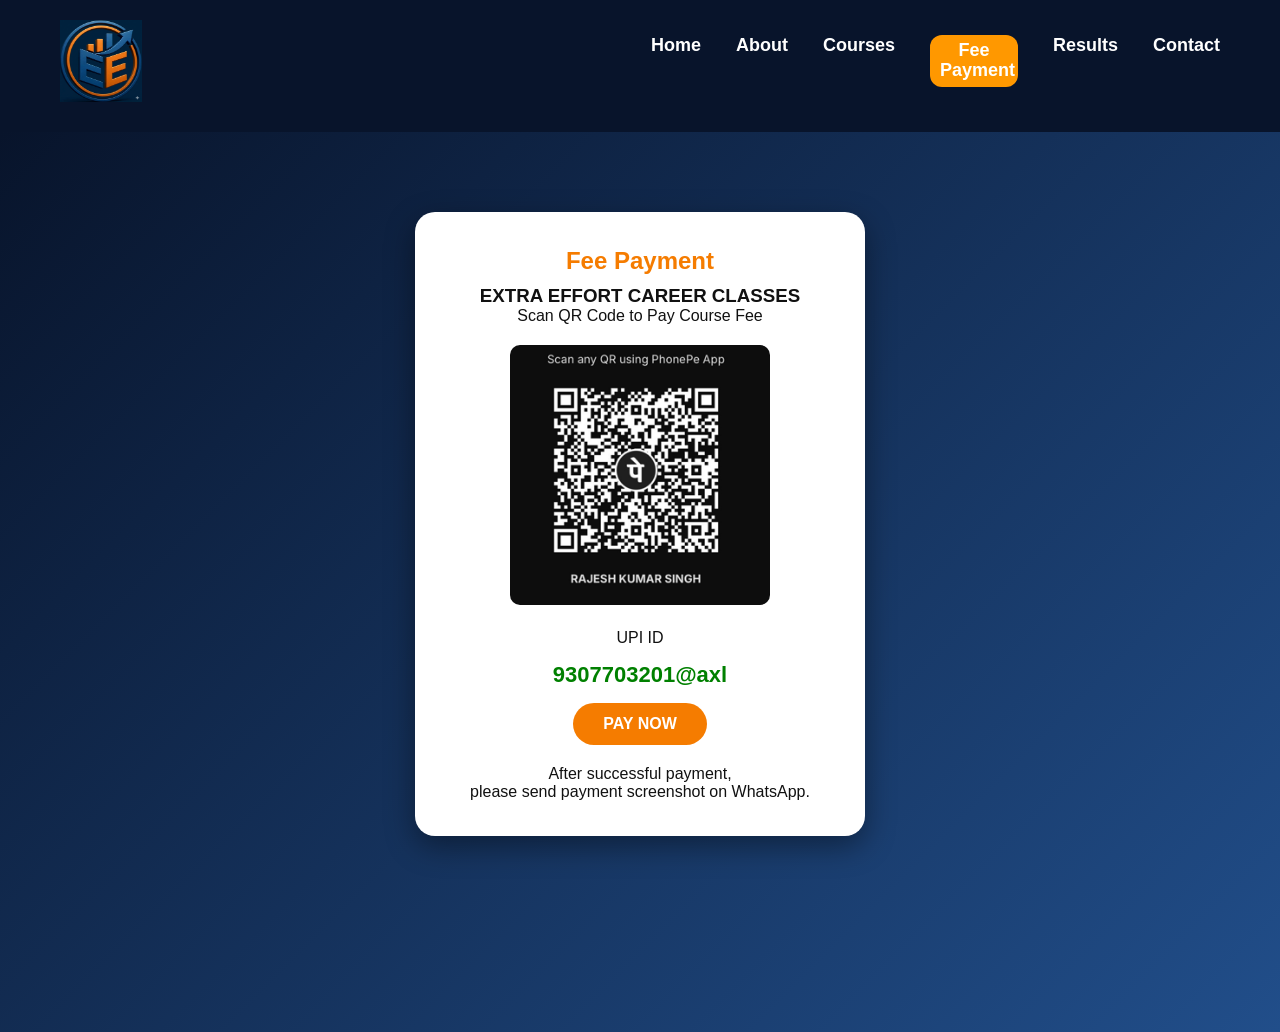
<file: payment.html>
<!DOCTYPE html>
<html lang="en">

<head>
<meta charset="UTF-8">
<meta name="viewport" content="width=device-width, initial-scale=1.0">

<title>Fee Payment | Extra Effort Career Classes</title>

<link rel="stylesheet" href="css/style.css">

<style>

.payment-page{
    min-height:100vh;
    background:linear-gradient(135deg,#08142b,#214e8a);
    color:white;
    text-align:center;
    padding:40px 20px;
}

.payment-box{
    max-width:450px;
    margin:40px auto;
    background:white;
    color:#111;
    padding:35px;
    border-radius:20px;
    box-shadow:0 10px 30px rgba(0,0,0,0.4);
}

.payment-box h1{
    color:#f57c00;
    margin-bottom:10px;
}

.payment-box img{
    width:260px;
    margin:20px auto;
    border-radius:10px;
}

.upi{
    font-size:22px;
    font-weight:bold;
    color:#008000;
    margin:15px;
}

.pay-btn{
    display:inline-block;
    background:#f57c00;
    color:white;
    padding:12px 30px;
    border-radius:25px;
    text-decoration:none;
    font-weight:bold;
}

.pay-btn:hover{
    background:#ff9800;
}

.note{
    margin-top:20px;
    font-size:16px;
}

</style>

</head>


<body>


<!-- Navigation Bar -->

<nav class="navbar">

<div class="brand">

<img src="assets/logo.png" alt="Logo">

</div>


<div class="nav-right">

<ul class="menu">

<li><a href="index.html">Home</a></li>

<li><a href="about.html">About</a></li>

<li><a href="courses.html">Courses</a></li>

<li>
    <a href="payment.html" class="payment-btn">
        Fee<br>Payment
    </a>
</li>

<li><a href="results.html">Results</a></li>

<li><a href="contact.html">Contact</a></li>

</ul>

</div>

</nav>



<section class="payment-page">


<div class="payment-box">


<h1>Fee Payment</h1>

<h3>EXTRA EFFORT CAREER CLASSES</h3>

<p>Scan QR Code to Pay Course Fee</p>


<img src="assets/payment-qr.png" alt="Payment QR Code">


<p>UPI ID</p>

<div class="upi">
9307703201@axl
</div>


<a class="pay-btn" href="upi://pay?pa=9307703201@axl">
PAY NOW
</a>


<div class="note">

After successful payment,<br>
please send payment screenshot on WhatsApp.

</div>


</div>


</section>



</body>

</html>
</file>
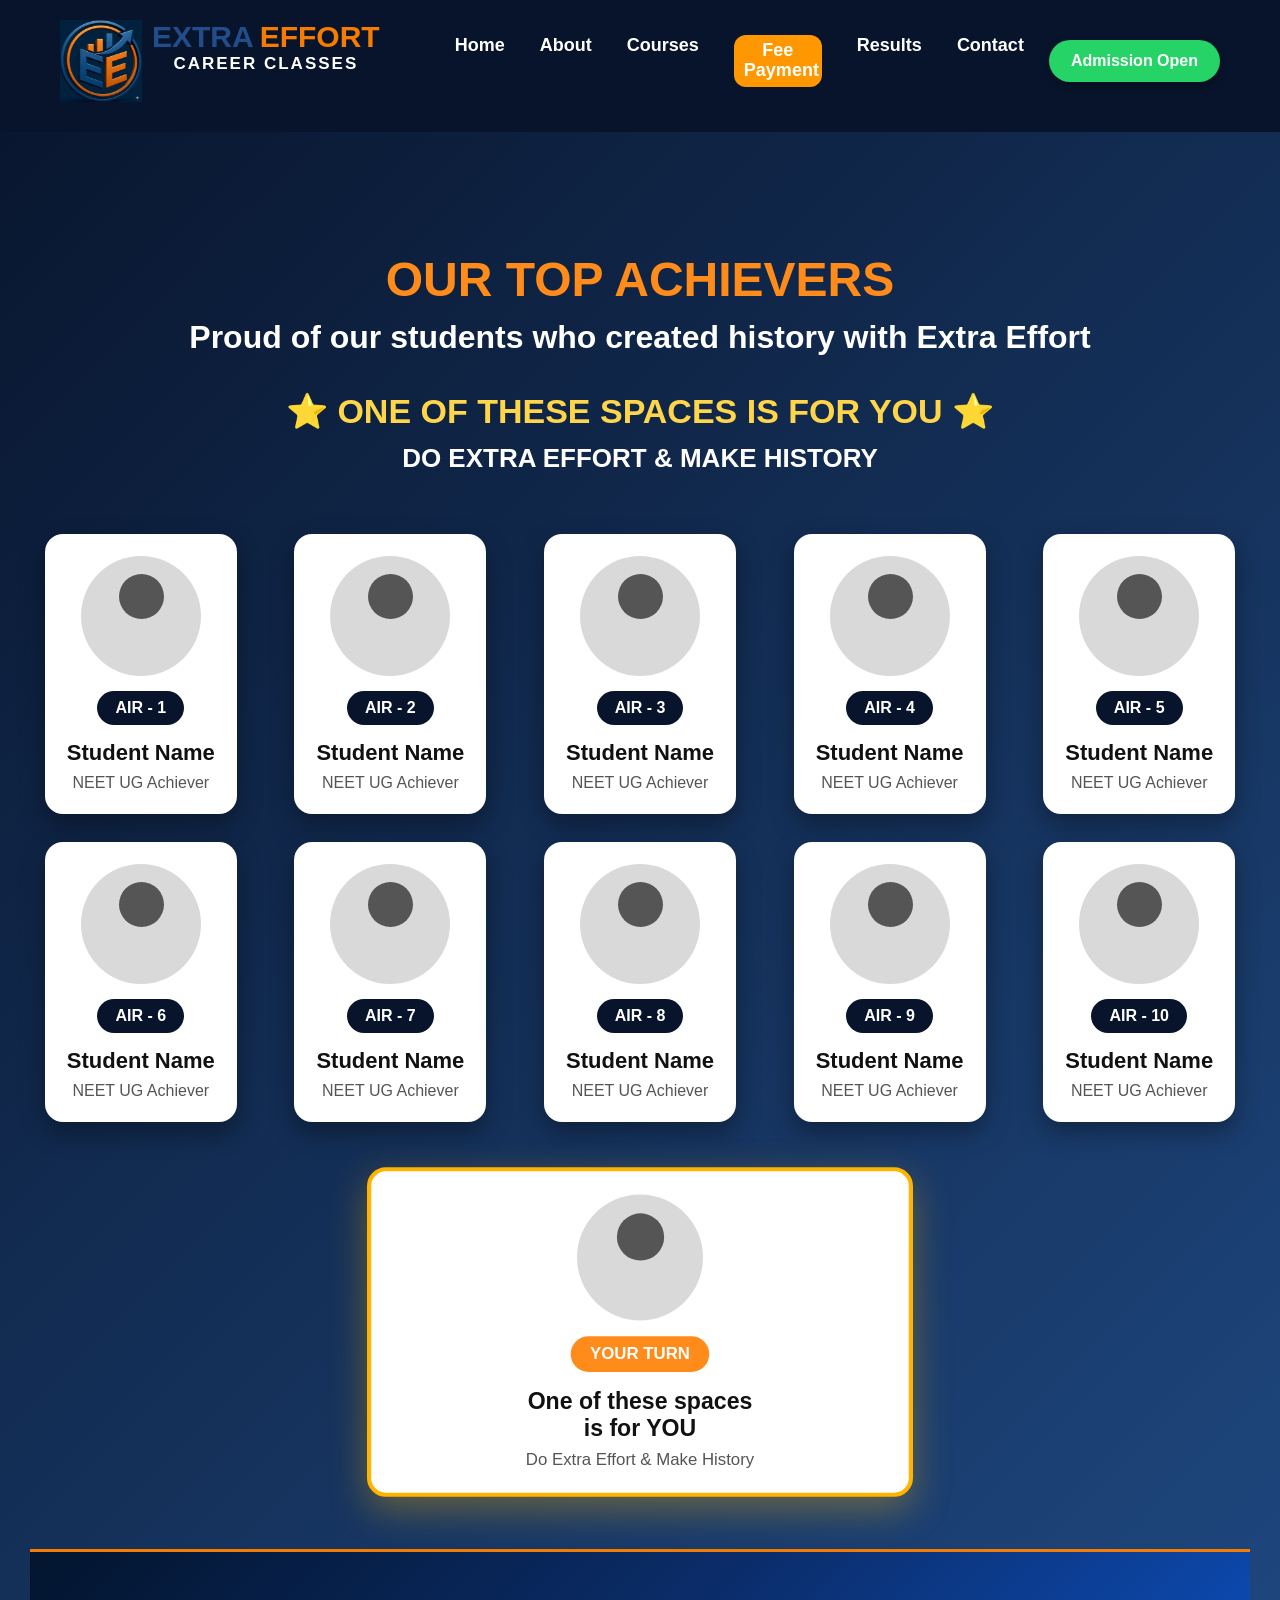
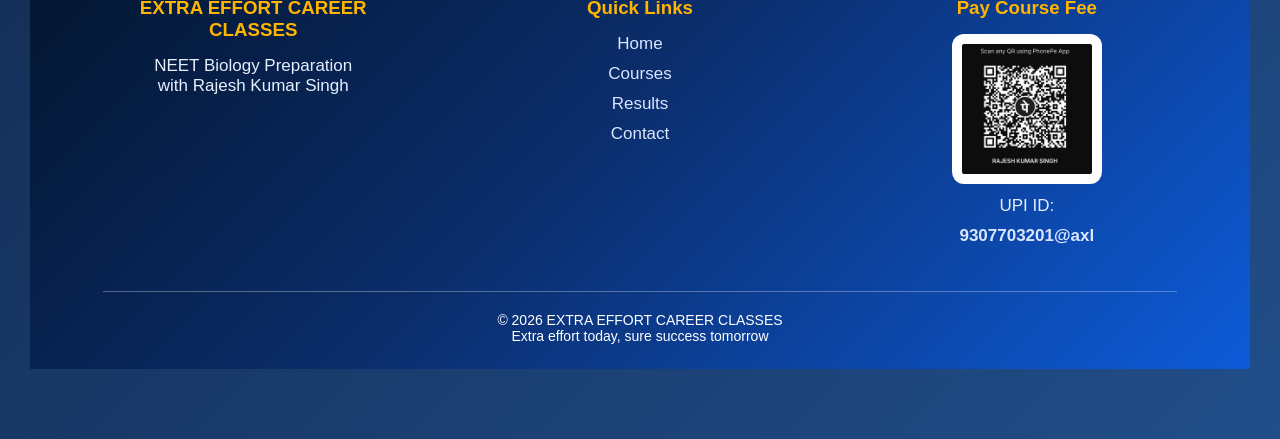
<file: results.html>
<!DOCTYPE html>
<html lang="en">

<head>
    <meta charset="UTF-8">
    <meta name="viewport" content="width=device-width, initial-scale=1.0">
    <title>Results | Extra Effort Career Classes</title>

    <link rel="stylesheet" href="css/style.css">

    <style>

*{
    margin:0;
    padding:0;
    box-sizing:border-box;
}

body{
    font-family:Arial, Helvetica, sans-serif;
    background:linear-gradient(135deg,#08142b,#214e8a);
    color:#fff;
}

.results-page{
    min-height:100vh;
    padding:70px 30px;
}

.results-heading{
    text-align:center;
    margin:50px auto;
}

.results-heading h1{
    font-size:48px;
    color:#ff8c1a;
    margin-bottom:12px;
}

.results-heading h2{
    font-size:32px;
    margin-bottom:15px;
}

.results-heading p{
    font-size:22px;
    color:#ffffff;
}

.future-star{
    margin-top:35px;
    font-size:34px;
    font-weight:bold;
    color:#FFD54A;
    text-transform:uppercase;
}

.future-line{
    margin-top:12px;
    font-size:26px;
    font-weight:bold;
    color:#ffffff;
}

.students-grid{
    display:grid;
    grid-template-columns:repeat(5,1fr);
    gap:28px;
    margin-top:60px;
    justify-items:center;
}

.student-card{
    background:#ffffff;
    border-radius:18px;
    padding:22px;
    text-align:center;
    color:#111;
    box-shadow:0 10px 25px rgba(0,0,0,.35);
    transition:.3s;
}

.student-card:hover{
    transform:translateY(-8px);
}

.future-card{
    grid-column:2 / span 3;
    width:100%;
    max-width:520px;
    justify-self:center;
    margin-top:25px;
    border:4px solid #ffb400;
    box-shadow:0 12px 35px rgba(255,180,0,.35);
    transform:scale(1.08);
}
.student-card img{
    width:120px;
    height:120px;
    object-fit:cover;
    border-radius:50%;
    margin-bottom:15px;
    opacity:.35;
}

.rank{
    display:inline-block;
    background:#08142b;
    color:#fff;
    padding:8px 18px;
    border-radius:30px;
    font-weight:bold;
    margin-bottom:15px;
}

.student-card h3{
    font-size:22px;
    margin-bottom:8px;
}

.student-card p{
    color:#555;
}

@media(max-width:1000px){

.students-grid{
grid-template-columns:repeat(2,1fr);
}

}

@media(max-width:650px){

.students-grid{
grid-template-columns:1fr;
}

.results-heading h1{
font-size:34px;
}

.results-heading h2{
font-size:24px;
}

.future-star{
font-size:24px;
}

.future-line{
font-size:20px;
}

}

    </style>

</head>

<body>

<!-- Navigation -->

<nav class="navbar">

<div class="brand">

<img src="assets/logo.png" alt="Logo">

<div class="brand-text">

<div class="brand-top">

<span class="extra">EXTRA</span>
<span class="effort">EFFORT</span>

</div>

<div class="brand-bottom">
CAREER CLASSES
</div>

</div>

</div>

<div class="nav-right">

<ul class="menu">

<li><a href="index.html">Home</a></li>
<li><a href="about.html">About</a></li>
<li><a href="courses.html">Courses</a></li>
<li>
    <a href="payment.html" class="payment-btn">
        Fee<br>Payment
    </a>
</li>
<li><a href="results.html">Results</a></li>
<li><a href="contact.html">Contact</a></li>

</ul>

<a href="https://wa.me/919307703201" class="admission-btn">
Admission Open
</a>

</div>

</nav>

<section class="results-page">

<div class="results-heading">

<h1>OUR TOP ACHIEVERS</h1>

<h2>Proud of our students who created history with Extra Effort</h2>

<div class="future-star">
⭐ ONE OF THESE SPACES IS FOR YOU ⭐
</div>

<div class="future-line">
DO EXTRA EFFORT &amp; MAKE HISTORY
</div>

</div>

<div class="students-grid">
    
<!-- AIR Rank Cards -->

<div class="student-card">

<div class="silhouette">
</div>

<div class="rank">
AIR - 1
</div>

<h3>Student Name</h3>
<p>NEET UG Achiever</p>

</div>


<div class="student-card">

<div class="silhouette">
</div>

<div class="rank">
AIR - 2
</div>

<h3>Student Name</h3>
<p>NEET UG Achiever</p>

</div>


<div class="student-card">

<div class="silhouette">
</div>

<div class="rank">
AIR - 3
</div>

<h3>Student Name</h3>
<p>NEET UG Achiever</p>

</div>


<div class="student-card">

<div class="silhouette">
</div>

<div class="rank">
AIR - 4
</div>

<h3>Student Name</h3>
<p>NEET UG Achiever</p>

</div>


<div class="student-card">

<div class="silhouette">
</div>

<div class="rank">
AIR - 5
</div>

<h3>Student Name</h3>
<p>NEET UG Achiever</p>

</div>


<div class="student-card">

<div class="silhouette">
</div>

<div class="rank">
AIR - 6
</div>

<h3>Student Name</h3>
<p>NEET UG Achiever</p>

</div>


<div class="student-card">

<div class="silhouette">
</div>

<div class="rank">
AIR - 7
</div>

<h3>Student Name</h3>
<p>NEET UG Achiever</p>

</div>


<div class="student-card">

<div class="silhouette">
</div>

<div class="rank">
AIR - 8
</div>

<h3>Student Name</h3>
<p>NEET UG Achiever</p>

</div>


<div class="student-card">

<div class="silhouette">
</div>

<div class="rank">
AIR - 9
</div>

<h3>Student Name</h3>
<p>NEET UG Achiever</p>

</div>


<div class="student-card">

<div class="silhouette">
</div>

<div class="rank">
AIR - 10
</div>

<h3>Student Name</h3>
<p>NEET UG Achiever</p>

</div>


<!-- Future Achiever Space -->

<div class="student-card future-card">

<div class="silhouette">
</div>

<div class="rank">
YOUR TURN
</div>

<h3>One of these spaces<br>is for YOU</h3>

<p>Do Extra Effort & Make History</p>

</div>


</div>

<style>

.silhouette{
    width:120px;
    height:120px;
    margin:0 auto 15px;
    position:relative;
    background:#d9d9d9;
    border-radius:50%;
    overflow:hidden;
}


/* Head */

.silhouette::before{

    content:"";
    position:absolute;
    width:45px;
    height:45px;
    background:#555;
    border-radius:50%;
    top:18px;
    left:38px;

}

/* Body */



.future-card{

    border:4px solid #ffb400;
    transform:scale(1.05);

}


.future-card .rank{

    background:#ff8c1a;

}
</style>
<!-- FOOTER -->

<footer class="footer">

<div class="footer-container">

<div class="footer-box">
<h3>EXTRA EFFORT CAREER CLASSES</h3>
<p>
NEET Biology Preparation<br>
with Rajesh Kumar Singh
</p>
</div>


<div class="footer-box">
<h3>Quick Links</h3>

<a href="index.html">Home</a>
<a href="courses.html">Courses</a>
<a href="results.html">Results</a>
<a href="contact.html">Contact</a>

</div>


<div class="footer-box payment">

<h3>Pay Course Fee</h3>

<img src="assets/payment-qr.png" 
alt="Payment QR Code">

<p>UPI ID:</p>

<a href="upi://pay?pa=9307703201@axl">
9307703201@axl
</a>

</div>


</div>


<div class="copyright">

© 2026 EXTRA EFFORT CAREER CLASSES  
<br>
Extra effort today, sure success tomorrow

</div>


</footer>






</div>

</section>


</body>

</html>
</file>
<file: css/style.css>
/* ===========================
   RESET
=========================== */

*{
    margin:0;
    padding:0;
    box-sizing:border-box;
}

body{
    font-family:Arial, Helvetica, sans-serif;
    background:#08142b;
    color:white;
}

.container{
    width:90%;
    max-width:1200px;
    margin:0 auto;
}
/* ===========================
   NAVIGATION
=========================== */

.navbar{

    display:flex;

    justify-content:space-between;

    align-items:center;

    padding:20px 60px 30px 60px;

    background:#08142b;

    position:sticky;

    top:0;

    z-index:1000;

}

.logo img{

    height:60px;

}

.menu{

    display:flex;

    list-style:none;

    gap:35px;

}

.menu a{

    color:white;

    text-decoration:none;

    font-size:18px;

    font-weight:bold;

    transition:.3s;

}

.nav-right{
    display:flex;
    align-items:center;
    gap:25px;
}

.admission-btn{
    background:#25D366;
    color:white;
    text-decoration:none;
    padding:12px 22px;
    border-radius:30px;
    font-size:16px;
    font-weight:700;
    transition:0.3s ease;
    box-shadow:0 4px 10px rgba(0,0,0,0.25);
}

.admission-btn:hover{
    background:#1da851;
    transform:translateY(-2px);
    box-shadow:0 8px 18px rgba(0,0,0,0.35);
}
.menu a:hover{

    color:#ff8c00;

}
/* ===========================
   CBT BUTTON
   GREEN - SAME AS ADMISSION
=========================== */

.cbt-btn{
    background:#25D366;
    color:white !important;
    text-decoration:none;
    padding:12px 18px;
    border-radius:30px;
    font-size:16px;
    font-weight:700;
    transition:0.3s ease;
    box-shadow:0 4px 10px rgba(0,0,0,0.25);
    display:inline-block;
}

.cbt-btn:hover{
    background:#1da851;
    transform:translateY(-2px);
    box-shadow:0 8px 18px rgba(0,0,0,0.35);
}
/* ===========================
   HERO SECTION
=========================== */

.hero{
    display:flex;
    justify-content:space-between;
    align-items:center;
    gap:30px;

    padding:45px 80px;
    padding-top:35px;

    min-height:80vh;

    background:linear-gradient(135deg,#08142b,#113c73);
}


.hero-left{
    width:30%;
   }
   .hero-center{
    width:40%;
}

.hero-left h1{

    font-size:52px;

    line-height:1.2;

    margin-bottom:20px;

}

.hero-left h2{

    color:#ffb400;

    margin-bottom:25px;

    font-size:34px;

}

.hero-left p{

    font-size:22px;

    line-height:1.6;

    margin-bottom:35px;

}

.btn{
    display:inline-block;
    background:#ff7a00;
    color:white;
    padding:16px 35px;
    text-decoration:none;
    border-radius:50px;
    font-size:20px;
    font-weight:bold;
    transition:.3s;
    animation:pulse 2s infinite;
}

.btn:hover{
    background:#ff9800;
    transform:translateY(-3px) scale(1.05);
    box-shadow:0 10px 25px rgba(255,152,0,.45);
}

.hero-right{

    width:30%;

    text-align:center;
    animation:floatImage 4s ease-in-out infinite;

}

.hero-right img{
    width:100%;
    border-radius:25px;
    box-shadow:0 20px 45px rgba(0,0,0,.35);
    transition:transform .4s ease, box-shadow .4s ease;
}

.hero-right img:hover{
    transform:scale(0.99);
    box-shadow:0 30px 70px rgba(33,78,138,.55);
}

/* ========= BRAND ========= */

.brand{
    display:flex;
    align-items:flex-start;
    gap:10px;
}

.brand img{
    width:82px;
    height:82px;
}

.brand-text{
    display:flex;
    flex-direction:column;
    justify-content:center;
    align-items:center;
}

.brand-top{
    display:flex;
    gap:6px;
    align-items:center;
}

.extra{
    color:#214E8A;
    font-size:30px;
    font-weight:800;
}

.effort{
    color:#F57C00;
    font-size:30px;
    font-weight:800;
}

.brand-bottom{
    color:#ffffff;
    font-size:17px;
    font-weight:600;
    letter-spacing:2px;
    text-align:center;
}
.brand-course{
    color:#d9d9d9;
    font-size:14px;
    text-align:center;
    margin-top:4px;
    letter-spacing:1px;
}

.brand-tagline{
    color:#d6d6d6;
    font-size:11px;
    font-style:italic;
    text-align:center;
    margin-top:2px;
}
@keyframes pulse{
    0%{
        transform:scale(1);
        box-shadow:0 0 0 rgba(255,122,0,.35);
    }

    50%{
        transform:scale(1.08);
        box-shadow:0 0 22px rgba(255,122,0,.55);
    }

    100%{
        transform:scale(1);
        box-shadow:0 0 0 rgba(255,122,0,.35);
    }
}
@keyframes floatImage{
    0%{
        transform:translateY(0px);
    }
    50%{
        transform:translateY(-12px);
    }
    100%{
        transform:translateY(0px);
    }

    }
.whatsapp-float{
    position:fixed;
    right:25px;
    bottom:25px;
    width:70px;
    height:70px;
    z-index:999;
    animation:whatsappPulse 2.5s infinite;
}

.whatsapp-float img{
    width:70%;
    border-radius:50%;
    box-shadow:0 8px 20px rgba(0,0,0,.35);
    transition:.3s;
}

.whatsapp-float{
    position: fixed;
    right: 20px;
    bottom: 20px;
    width: 70px;
    height: 70px;
    z-index: 99999;
}

.whatsapp-float img{
    width: 70px;
    height: 70px;
    display: block;
    border-radius: 50%;
}

/*================ ABOUT SECTION =================*/

.about{
    padding:40px 4%;
}

.about-container{
    max-width:1200px;
    margin:auto;
    display:grid;
    grid-template-columns:48% 52%;
    gap:30px;
    align-items:center;
    padding:15px 0;
}
.about-image img{
    width:100%;
    max-width:520px;
    display:block;
    margin:auto;
    border-radius:22px;
    border:6px solid white;
    box-shadow:0 20px 45px rgba(0,0,0,.18);
    transition:.4s;
}

.about-image img:hover{
    transform:translateY(-8px);
    box-shadow:0 30px 60px rgba(33,78,138,.35);
}

.experience-badge{
    position:absolute;

    top:-12px;
    left:-12px;

    width:60px;
    height:60px;

    border-radius:50%;
    background:#ff7a00;
    color:#fff;

    display:flex;
    flex-direction:column;
    justify-content:center;
    align-items:center;

    box-shadow:0 8px 20px rgba(0,0,0,.25);

    z-index:10;
}

.experience-badge h3{
    margin:0;
    font-size:18px;
    line-height:1;
}

.experience-badge p{
    margin:2px 0 0;
    font-size:8px;
    line-height:1;
    text-align:center;
    font-weight:600;
}

.about-content{

    width:76%;
    margin-left:0;
    margin-right:0;
    padding: 25px 20px
}

.about-content h2{
    font-size: 36px;
    line-height: 1.2;
    text-align: center;
    margin-bottom: 20px;
     color:#214e8a;
}

.about-content h2 span{

    color:#f57c00;
}

.about-content h3{

    font-size: 34px;
    line-height: 1.4;
    margin-bottom: 30px;
}

.about-content p{
    font-size: 26px;
    line-height: 1.8;
    text-align: center;
    margin-bottom: 18px;
    color:#444;
}


.about-content strong{

    color:#214e8a;
}

@media (max-width:900px){

    .about{
        padding:30px 5%;
    }

    .about-container{
        display:grid;
        grid-template-columns:1fr;
        gap:25px;
        padding:0;
        align-items:center;
        text-align:center;
    }

    .about-image{
        order:1;
    }

    .about-image img{
        width:100%;
        max-width:420px;
        display:block;
        margin:0 auto;
    }

    .about-content{
        order:2;
        width:100%;
        margin:0;
        padding:0;
    }

    .about-content h2{
        font-size:32px;
        line-height:1.2;
    }

    .about-content p{
        font-size:18px;
        line-height:1.8;
    }

    .experience-badge{
        top:10px;
        left:10px;
        width:55px;
        height:55px;
    }

    .experience-badge h3{
        font-size:16px;
    }

    .experience-badge p{
        font-size:7px;
    }
}
/* WHY US SECTION */

.why-us{
    padding:60px 80px;
    background:#08142b;
    color:white;
}

.why-us h2{
    text-align:center;
    font-size:36px;
    margin-bottom:10px;
}

.why-us > p{
    text-align:center;
    font-size:26px;
    margin-bottom:40px;
}


.features{
    display:grid;
    grid-template-columns:repeat(3,1fr);
    gap:25px;
}


.feature-card{
    background:white;
    color:#08142b;
    padding:25px;
    border-radius:15px;
    text-align:center;
    transition:.3s;
}


.feature-card:hover{
    transform:translateY(-8px);
}


.feature-card .icon{
    font-size:35px;
    margin-bottom:15px;
}


.feature-card h3{
    color:#214e8a;
    font-size:22px;
    margin-bottom:10px;
}


.feature-card p{
    font-size:16px;
    line-height:1.5;
}
/* MOBILE RESPONSIVE DESIGN */

@media(max-width:900px){

    .navbar{
        flex-direction:column;
        gap:15px;
        padding:15px 20px;
    }

    .menu{
        flex-wrap:wrap;
        justify-content:center;
        gap:20px;
    }


    .hero{
    flex-direction:column;
    align-items:center;
    text-align:center;
    gap:35px;
    padding:40px 20px;
}

.hero-left,
.hero-center,
.hero-right{
    width:100%;
    max-width:340px;
    margin:0 auto;
}

.hero-right{
    margin-top:0;
}

.hero-right img{
    width:100%;
    height:auto;
    display:block;
}


    .hero-left h1{
        font-size:40px;
    }

    .batch-slider{
    width: 100%;
    max-width:320px;
}

    .features{
        grid-template-columns:1fr;
    }


    .why-us{
        padding:40px 20px;
    }

}
/* COURSES PAGE */

.courses-page{
    min-height:85vh;
    padding:60px 80px;
    background:linear-gradient(135deg,#08142b,#214e8a);
    color:white;
    text-align:center;
}


.courses-page h1{
    font-size:42px;
    color:#ffb400;
    margin-bottom:10px;
}


.courses-page h2{
    font-size:28px;
    margin-bottom:45px;
}


.course-container{
    display:grid;
    grid-template-columns:repeat(3,1fr);
    gap:30px;
}


.course-card{
    background:white;
    color:#08142b;
    padding:35px 25px;
    border-radius:20px;
    box-shadow:0 10px 30px rgba(0,0,0,.35);
    transition:.3s;

    min-height:430px;
    display:flex;
    flex-direction:column;
    justify-content:space-between;
}

.course-card:hover{
    transform:translateY(-10px);
}


.course-card h3{
    color:#214e8a;
    font-size:34px;
    font-weight:700;
    margin-top:0;
}


.course-card h4{
    color:#f57c00;
    font-size:28px;
    font-weight:700;
}


.course-card p{
    font-size:24px;
    line-height:1.9;
    font-weight:700;
    font-style:italic;
    color:#333;
    max-width:90%;
    margin:20px auto 0;
}


.course-card .btn{
    display:inline-block;
    background:#ff7a00;
    color:white;
    padding:14px 35px;
    border-radius:30px;
    text-decoration:none;
    font-weight:bold;
}


.course-card .btn:hover{
    background:#ff9800;
}


/* MOBILE */

@media(max-width:900px){

    .courses-page{
        padding:40px 20px;
    }


    .course-container{
        grid-template-columns:1fr;
    }


    .courses-page h1{
        font-size:32px;
    }

}
/* COURSE CARD CONTENT ADJUSTMENT */

.course-card{
    padding:25px 22px;
}

.course-card p{
    font-size:15px;
    line-height:1.55;
    text-align:left;
}

.course-card h3{
    margin-bottom:8px;
}

.course-card h4{
    margin-bottom:15px;
}
/* MOBILE RESPONSIVE COURSES */

@media (max-width:900px){

    .course-container{
        grid-template-columns:1fr;
        gap:25px;
    }

    .courses-page{
        padding:40px 20px;
    }

    .courses-page h1{
        font-size:32px;
    }

    .courses-page h2{
        font-size:24px;
    }

    .course-card{
        min-height:auto;
        padding:30px 20px;
    }

}
@media (max-width:900px){

.navbar{
    display:flex;
    flex-direction:column;
    align-items:center;
    padding:10px 12px;
    gap:8px;
}

.menu{
    display:flex;
    flex-wrap:wrap;
    justify-content:center;
    align-items:center;
    gap:12px;
    width:100%;
}

.brand{
    width:100%;
    justify-content:center;
    align-items:center;
    gap:12px;
}

.brand-text{
    text-align:center;
}

.nav-right{
    width:100%;
    display:flex;
    flex-direction:column;
    align-items:center;
    gap:12px;
}

.admission-btn{
    margin-top:8px;
}

    .brand img{
        width:60px;
        height:60px;
    }

}
/* CONTACT PAGE */

.contact-wrapper{
    display:flex;
    gap:40px;
    align-items:flex-start;
    justify-content:space-between;
    margin-top:40px;
}

.contact-box:first-child{
    flex:1;
    max-width:380px;
}

.contact-box:last-child{
    flex:2;
}

.contact-box{
    background:#ffffff;
    color:#08142b;
    padding:30px;
    border-radius:20px;
    box-shadow:0 10px 30px rgba(0,0,0,.35);
}

.contact-box iframe{
    width:100%;
    height:900px;
    border:none;
    border-radius:15px;
}

@media(max-width:900px){

.contact-wrapper{
    flex-direction:column;
}

.contact-box:first-child,
.contact-box:last-child{
    max-width:100%;
    width:100%;
}

.contact-box iframe{
    height:700px;
}

}
/* FOOTER */

.footer{
background:#08142b;
color:white;
padding:50px 40px 20px;
margin-top:60px;
}

.footer-container{
display:flex;
justify-content:space-around;
gap:40px;
flex-wrap:wrap;
}


.footer-box{
max-width:300px;
text-align:center;
}


.footer-box h3{
color:#ffb400;
margin-bottom:15px;
}


.footer-box a{
display:block;
color:white;
text-decoration:none;
margin:8px;
}


.footer-box a:hover{
color:#ffb400;
}


.payment img{
width:150px;
height:150px;
object-fit:contain;
background:white;
padding:10px;
border-radius:12px;
}


.payment a{
color:#00ff88;
font-weight:bold;
}


.copyright{
text-align:center;
margin-top:35px;
border-top:1px solid rgba(255,255,255,.3);
padding-top:20px;
font-size:14px;
}



@media(max-width:700px){

.footer-container{
flex-direction:column;
align-items:center;
}

}
.payment-btn{
    background:#ff9800;
    color:#fff !important;
    padding:6px 10px;
    border-radius:12px;
    font-weight:700;
    text-align:center;
    line-height:1.1;
    display:inline-block;
    width:88px;
    font-size:12px;
}

/* ==========================
   TESTIMONIAL SECTION
========================== */

.testimonials{
    background:#0d1b4c;
    padding:70px 8%;
    color:#fff;
    overflow:hidden;
}

.testimonials-heading{
    text-align:center;
    margin-bottom:40px;
}

.testimonials-heading h2{
    font-size:42px;
    color:#fff;
}

.testimonials-heading p{
    color:#ffd166;
    font-size:20px;
    font-weight:600;
    margin-top:8px;
}

.testimonial-slider{
    overflow:hidden;
    width:100%;
}

.testimonial-track{
    display:flex;
    transition:transform .8s ease;
}

.testimonial-card{
    min-width:33.333%;
    min-height:520px;
    height:auto;
    background:#ffffff;
    color:#222;
    border-radius:22px;
    padding:30px;
    box-shadow:0 15px 35px rgba(0,0,0,.20);
    text-align:center;
    display:flex;
    flex-direction:column;
    justify-content:center;
    align-items:center;
}

.testimonial-card img{
    width:130px;
    height:130px;
    object-fit:cover;
    border-radius:50%;
    border:5px solid #214e8a;
    margin-bottom:18px;
}

.testimonial-card h3{
    color:#214e8a;
    margin-bottom:6px;
    font-size:34px;
    font-weight:700;
}

.testimonial-card h4{
    color:#f57c00;
    margin-bottom:8px;
}

.testimonial-card p{
      font-size:20px;
    line-height:1.8;
    font-weight:600;
    color:#444;
    margin:20px auto 0;
}


.stars{
    color:#ffb400;
    font-size:20px;
    margin:10px 0;
}
.slide-btn{
    position:absolute;
    top:50%;
    transform:translateY(-50%);
    width:48px;
    height:48px;
    border:none;
    border-radius:50%;
    background:#214e8a;
    color:#fff;
    font-size:24px;
    cursor:pointer;
    z-index:10;
    transition:.3s;
}

.slide-btn:hover{
    background:#f57c00;
}


.batch-title{
    color:#ffffff;
    font-size:24px;
    font-weight:600;
    margin-bottom:8px;
    text-align:center;
}

.batch-subtitle{
    color:#ffcc33;
    font-size:34px;
    font-weight:700;
    margin-bottom:25px;
    text-align:center;
}
.batch-slider{
    position:relative;
    width:100%;
    max-width:340px;
    margin:0 auto;
    overflow:hidden;
    display:block;
    z-index:1;
}


.batch-track{
    display:flex;
    transition:transform .6s ease;
}

.batch-card{
    min-width:100%;
    display:flex;
    justify-content:center;
    align-items:center;
}

.batch-card img{
    width:100%;
    max-width:100%;
    height:auto;
    display:block;
    object-fit:contain;
    border-radius:18px;
    box-shadow:0 18px 40px rgba(0,0,0,.35);
}

.batch-btn{
    position:absolute;
    top:50%;
    transform:translateY(-50%);
    width:52px;
    height:52px;
    border:none;
    border-radius:50%;
    background:#ff9800;
    color:#fff;
    font-size:30px;
    font-weight:bold;
    cursor:pointer;
    z-index:100;
    box-shadow:0 8px 20px rgba(0,0,0,.35);
}

.batch-slider .prev{
    left:-26px;
}

.batch-slider .next{
    right:-26px;
}

.batch-dots{
    display:flex;
    justify-content:center;
    gap:8px;
    margin-top:15px;
}

.batch-dots .dot{
    width:10px;
    height:10px;
    border-radius:50%;
    background:#999;
    cursor:pointer;
    transition:0.3s;
}

.batch-dots .dot.active{
    background:#ff9800;
    transform:scale(1.3);
}

/* ==========================================
   FREE BIOLOGY LEARNING ZONE
   60% Classroom Image | 40% YouTube Content
========================================== */

.youtube-section{
    padding:70px 8%;
    background:#08142f;
    color:#fff;
}

.youtube-section h2{
    text-align:center;
    font-size:44px;
    color:#ffffff;
    margin-bottom:12px;
}

.youtube-section h3{
    text-align:center;
    color:#ffcc66;
    font-size:24px;
    margin-bottom:50px;
}

/* ---------- MAIN LAYOUT ---------- */

.youtube-content{
    display:flex;
    justify-content:space-between;
    align-items:center;
    gap:30px;
}

/* ---------- LEFT : IMAGE ---------- */

.youtube-left{
    flex:0 0 60%;
}

.youtube-left img{
    width:100%;
    display:block;
    border-radius:20px;
    box-shadow:0 18px 45px rgba(0,0,0,.35);
}

/* ---------- RIGHT : CONTENT ---------- */

.youtube-right{
    flex:0 0 40%;

    display:flex;
    flex-direction:column;
    justify-content:center;
}

.youtube-card{
    background:rgba(255,255,255,.05);
    border:1px solid rgba(255,255,255,.08);
    border-radius:18px;
    padding:24px;
    margin-bottom:28px;
}

.youtube-card h4{
    color:#ffffff;
    font-size:28px;
    margin-bottom:12px;
}

.youtube-card p{
    color:#dddddd;
    font-size:18px;
    line-height:1.7;
    margin-bottom:18px;
}

.youtube-btn{
    display:inline-block;
    background:#ff5b00;
    color:#ffffff;
    text-decoration:none;
    padding:14px 28px;
    border-radius:40px;
    font-size:18px;
    font-weight:bold;
    transition:.3s;
}

.youtube-btn:hover{
    background:#ff7a00;
    transform:translateY(-3px);
}

/* ---------- MOBILE ---------- */

@media (max-width:768px){

.youtube-content{
    flex-direction:column;
}

.youtube-left,
.youtube-right{
    width:100%;
    flex:100%;
}

.youtube-section h2{
    font-size:36px;
}

.youtube-section h3{
    font-size:22px;
    margin-bottom:30px;
}

.youtube-left img{
    margin-bottom:35px;
}

.youtube-card{
    text-align:center;
}

.youtube-btn{
    display:block;
    width:fit-content;
    margin:auto;
}

}

/* ===========================
   RESPONSIVE TESTIMONIALS
=========================== */

/* Tablet */
@media (max-width:1023px){

    .testimonial-card{
        min-width:50%;
    }

}

/* Mobile */
@media (max-width:767px){

    .testimonial-card{
        min-width:100%;
    }

}

/* ===========================
   FOOTER
=========================== */

.footer{
    background:linear-gradient(135deg,#03152e 0%,#0b2d6b 45%,#0d5bd9 100%);
    color:#ffffff;
    padding:45px 6% 25px;
    border-top:3px solid #F57C00;
}

.footer-container{
    display:flex;
    justify-content:space-between;
    align-items:flex-start;
    flex-wrap:wrap;
    gap:30px;
}

.footer-box{
    flex:1;
    min-width:180px;
}

/* ---------- BRAND ---------- */

.footer-brand{
    text-align:center;
}

.footer-brand h3{
    display:flex;
    justify-content:center;
    align-items:center;
    gap:8px;
    flex-wrap:nowrap;
    white-space:nowrap;
    font-size:28px;
    font-weight:800;
    margin-bottom:10px;
}

.brand-extra{
    color:#214E8A;
}

.brand-effort{
    color:#F57C00;
}


.footer-brand h4{
    color:#ffffff;
    font-size:24px;
    font-weight:700;
    letter-spacing:2px;
    margin-bottom:18px;
}

.footer-brand p{
    color:#d8e6ff;
    font-size:17px;
    line-height:1.7;
    text-align:center;
}
.footer a i{
    width:22px;
    margin-right:10px;
    font-size:18px;
}

.fa-youtube{color:#FF0000;}
.fa-facebook{color:#1877F2;}
.fa-instagram{color:#E4405F;}
.fa-telegram{color:#229ED9;}
.fa-whatsapp{color:#25D366;}
/* ---------- HEADINGS ---------- */

.footer-brand h4{
    color:#ffffff;
    font-size:22px;
    font-weight:700;
    letter-spacing:1px;
    white-space:nowrap;
    margin-bottom:2px;
}

/* ---------- LINKS ---------- */

.footer a{
    display:block;
    color:#d8e6ff;
    text-decoration:none;
    font-size:17px;
    margin:10px 0;
    transition:.3s;
}

.footer a:hover{
    color:#ff9800;
    transform:translateX(5px);
}

.footer p{
    color:#e6eefb;
    font-size:17px;
    margin:8px 0;
}

/* ---------- COPYRIGHT ---------- */

.footer-bottom{
    margin-top:40px;
    padding-top:20px;
    border-top:1px solid rgba(255,255,255,.15);
    text-align:center;
    color:#b8c7e0;
    font-size:16px;
}

/* ---------- MOBILE ---------- */

@media (max-width:768px){

    .footer{
        padding:40px 25px;
        text-align:center;
    }

    .footer-container{
        flex-direction:column;
        align-items:center;
        gap:35px;
    }

    .footer-box{
        width:100%;
    }

    .footer a:hover{
        transform:none;
    }

    .footer-brand h3{
        font-size:24px;
    }

    .footer-brand h4{
        font-size:22px;
    }
}
</file>
<file: css/neet-biology.css>
/* =====================================
   NEET BIOLOGY LANDING PAGE
   EXTRA EFFORT CAREER CLASSES
===================================== */

*{
    margin:0;
    padding:0;
    box-sizing:border-box;
}

body{

    font-family:Arial, Helvetica, sans-serif;

    background:#08142b;

    color:white;

}


/* ===============================
   HEADER
================================ */

.landing-header{

    display:flex;

    justify-content:space-between;

    align-items:center;

    padding:18px 6%;

    background:#08142b;

}


.landing-brand{

    display:flex;

    align-items:center;

    gap:12px;

}


.landing-brand img{

    width:75px;

    height:75px;

}


.landing-brand-text{

    text-align:center;

}


.brand-name{

    display:flex;

    gap:6px;

    font-size:30px;

    font-weight:800;

}


.brand-extra{

    color:#214E8A;

}


.brand-effort{

    color:#F57C00;

}


.brand-career{

    color:white;

    font-size:15px;

    letter-spacing:2px;

    font-weight:600;

}



.header-whatsapp{

    background:#25D366;

    color:white;

    text-decoration:none;

    padding:12px 25px;

    border-radius:30px;

    font-weight:bold;

}

/* =========================================
   HERO SECTION
   COURSE FOCUSED FINAL LAYOUT
========================================= */

.landing-hero {

    min-height: 80vh;

    display: flex;

    align-items: flex-start;

    justify-content: space-between;

    gap: 35px;

    padding: 28px 6%;

}



/* =========================================
   LEFT COURSE CONTENT
========================================= */

.hero-content {

    width: 61%;

    padding-top: 5px;

}



/* =========================================
   BADGE
========================================= */

.hero-badge {

    display: inline-block;

    background: #F57C00;

    color: #ffffff;

    padding: 7px 17px;

    border-radius: 25px;

    font-size: 13px;

    font-weight: 800;

    margin-bottom: 12px;

}



/* =========================================
   COURSE TITLE
   Approx. 60% larger
========================================= */

.hero-content h1 {

    font-size: 54px;

    line-height: 1.08;

    margin: 0 0 13px 0;

    letter-spacing: -0.5px;

}



.hero-content h1 span {

    display: block;

    color: #ffcc33;

    margin-top: 4px;

}



/* =========================================
   COURSE MESSAGE
========================================= */

.hero-content h2 {

    font-size: 22px;

    line-height: 1.35;

    margin-bottom: 15px;

}



/* =========================================
   OFFER BOX
========================================= */

.course-offer-box {

    margin: 13px 0 15px 0;

    padding: 14px 18px;

    max-width: 370px;

    background:
        linear-gradient(
            135deg,
            #0b8f3c,
            #18c964
        );

    border-radius: 13px;

    color: #ffffff;

    box-shadow:
        0 7px 20px rgba(0,0,0,0.22);

}



.offer-title {

    font-size: 13px;

    font-weight: 800;

    margin-bottom: 8px;

}



.price-section {

    display: flex;

    align-items: center;

    gap: 10px;

}



.old-fee {

    font-size: 18px;

    text-decoration: line-through;

    opacity: .85;

}



.arrow {

    font-size: 19px;

    font-weight: 800;

}



.new-fee {

    font-size: 31px;

    font-weight: 900;

    color: #fff700;

}



.saving-text {

    margin-top: 6px;

    font-size: 12px;

    font-weight: 700;

}



/* =========================================
   HIGHLIGHTS
========================================= */

.hero-highlights {

    margin: 13px 0;

    display: grid;

    grid-template-columns: 1fr 1fr;

    gap: 6px;

    font-size: 13px;

    font-weight: 600;

}



.hero-highlights div {

    background:
        rgba(255,255,255,0.10);

    padding: 6px 9px;

    border-radius: 6px;

}



/* =========================================
   YELLOW DEMO BUTTON
========================================= */

.hero-button {

    display: inline-block;

    background:
        linear-gradient(
            135deg,
            #FFD600,
            #FFB300
        );

    color: #08142b !important;

    padding: 13px 28px;

    border-radius: 32px;

    font-size: 17px;

    font-weight: 800;

    text-decoration: none;

    border: 2px solid #ffffff;

    box-shadow:
        0 7px 18px rgba(255,193,7,.45);

    transition: all .25s ease;

}



.hero-button:hover {

    transform: translateY(-2px);

    box-shadow:
        0 10px 24px rgba(255,193,7,.65);

}



/* =========================================
   RIGHT SIDE
   RAJESH SIR PHOTO
========================================= */

.hero-image {

    width: 34%;

    display: flex;

    flex-direction: column;

    align-items: center;

    justify-content: flex-start;

    padding-top: 0;

    margin-top: -12px;

}



/* =========================================
   RAJESH SIR PHOTO
========================================= */

.hero-image img {

    width: 100%;

    max-width: 360px;

    border-radius: 20px;

    filter:
        drop-shadow(
            0 14px 24px rgba(0,0,0,.35)
        );

}


/* =========================================
   PROFILE INFORMATION
   BELOW PHOTO
========================================= */

.hero-profile-info {

    width: 100%;

    max-width: 420px;

    margin-top: 14px;

    text-align: center;

    color: #ffffff;

}


/* Experience Highlight */

.profile-experience {

    display: flex;

    align-items: baseline;

    justify-content: center;

    gap: 8px;

    white-space: nowrap;

}


.profile-experience strong {

    font-size: 24px;

    font-weight: 800;

    color: #ffffff;

    letter-spacing: 0.3px;

}


.profile-experience span {

    font-size: 16px;

    font-weight: 600;

    color: #ffffff;

}


/* Previous Organisation */

.profile-role {

    margin-top: 6px;

    font-size: 15px;

    font-weight: 600;

    color: #f5f5f5;

    line-height: 1.4;

}


/* Target Audience */

.profile-target {

    margin-top: 6px;

    font-size: 15px;

    font-weight: 700;

    color: #ffcc33;

    letter-spacing: 0.3px;

}


/* Subtle glow for credibility block */

.hero-profile-info {

    text-shadow: 0 2px 8px rgba(0,0,0,0.35);

}

/* =========================
   COURSE OFFER BOX
========================== */

.course-offer-box {

    margin: 24px 0;
    padding: 18px 22px;
    background: linear-gradient(135deg,#0b8f3c,#18c964);
    border-radius: 15px;
    color:white;
    max-width:420px;
    box-shadow:0 8px 25px rgba(0,0,0,0.20);

}


.offer-title {

    font-size:15px;
    font-weight:800;
    margin-bottom:12px;

}


.price-section {

    display:flex;
    align-items:center;
    gap:12px;

}


.old-fee {

    font-size:22px;
    text-decoration:line-through;
    opacity:0.8;

}


.arrow {

    font-size:22px;
    font-weight:bold;

}


.new-fee {

    font-size:34px;
    font-weight:900;
    color:#fff700;

}


.saving-text {

    margin-top:8px;
    font-size:14px;
    font-weight:700;

}




/* =========================
   HERO HIGHLIGHTS
========================== */


.hero-highlights {

    margin:20px 0;
    display:grid;
    grid-template-columns:1fr 1fr;
    gap:10px;
    font-size:15px;
    font-weight:600;

}


.hero-highlights div {

    background:rgba(255,255,255,0.10);
    padding:8px 10px;
    border-radius:8px;

}




@media(max-width:600px){

.hero-highlights{

    grid-template-columns:1fr;

}


.new-fee{

    font-size:28px;

}


.course-offer-box{

    padding:15px;

}

}


/* ===============================
   TRUST STRIP
================================ */


.trust-strip{

    display:grid;

    grid-template-columns:repeat(4,1fr);

    gap:20px;

    padding:40px 8%;

    background:white;

    color:#08142b;

}



.trust-strip div{

    text-align:center;

}



.trust-strip strong{

    display:block;

    font-size:32px;

    color:#214E8A;

}



.trust-strip span{

    font-size:16px;

    font-weight:600;

}



/* ===============================
 FOOTER
================================ */


.landing-footer{

    text-align:center;

    padding:30px;

    background:#08142b;

    border-top:2px solid #F57C00;

}


.landing-footer p:first-child{

    font-size:24px;

    font-weight:bold;

    color:#F57C00;

}

/* =====================================
   MOBILE RESPONSIVE
===================================== */

@media (max-width: 900px){

    .landing-header{
        padding:15px 20px;
    }

    .landing-brand img{
        width:60px;
        height:60px;
    }

    .brand-name{
        font-size:24px;
    }

    .brand-career{
        font-size:12px;
        letter-spacing:1.5px;
    }

    .header-whatsapp{
        padding:10px 16px;
        font-size:14px;
    }


    /* HERO */

    .landing-hero{
        min-height:auto;
        flex-direction:column;
        text-align:center;
        gap:30px;
        padding:45px 20px 50px;
    }

    .hero-content{
        width:100%;
        max-width:600px;
    }

    .hero-badge{
        font-size:13px;
        padding:7px 16px;
    }

    .hero-content h1{
        font-size:40px;
        line-height:1.15;
    }

    .hero-content h2{
        font-size:21px;
        line-height:1.5;
    }

    .hero-experience{
        font-size:18px;
    }

    .hero-target{
        font-size:17px;
    }

    .hero-button{
        font-size:18px;
        padding:14px 28px;
    }

    .hero-image{
        width:100%;
        max-width:340px;
    }

    .hero-image img{
        width:100%;
    }


    /* TRUST STRIP */

    .trust-strip{
        grid-template-columns:repeat(2,1fr);
        gap:25px 10px;
        padding:30px 15px;
    }

    .trust-strip strong{
        font-size:27px;
    }

    .trust-strip span{
        font-size:14px;
    }


    /* FOOTER */

    .landing-footer{
        padding:25px 15px;
    }

    .landing-footer p:first-child{
        font-size:19px;
    }

    .landing-footer p:last-child{
        font-size:13px;
    }

}


@media (max-width: 480px){

    .landing-header{
        flex-direction:column;
        gap:12px;
    }

    .landing-brand img{
        width:55px;
        height:55px;
    }

    .brand-name{
        font-size:22px;
    }

    .brand-career{
        font-size:11px;
    }

    .header-whatsapp{
        font-size:14px;
        padding:9px 20px;
    }


    .landing-hero{
        padding:35px 15px 40px;
    }

    .hero-content h1{
        font-size:34px;
    }

    .hero-content h2{
        font-size:19px;
    }

    .hero-experience{
        font-size:16px;
    }

    .hero-target{
        font-size:15px;
    }

    .hero-button{
        font-size:17px;
        padding:14px 24px;
    }

    .hero-image{
        max-width:300px;
    }


    .trust-strip{
        padding:25px 10px;
        gap:22px 5px;
    }

    .trust-strip strong{
        font-size:24px;
    }

    .trust-strip span{
        font-size:12px;
    }

}

/* =====================================
    2-DAYS MASTERCLASS SECTION
===================================== */


.masterclass-section{

    display:flex;

    justify-content:space-between;

    gap:50px;

    padding:70px 8%;

    background:#ffffff;

    color:#08142b;

}



.masterclass-content{

    width:55%;

}



.masterclass-badge{

    display:inline-block;

    background:#F57C00;

    color:white;

    padding:10px 22px;

    border-radius:30px;

    font-weight:bold;

    margin-bottom:25px;

}



.masterclass-content h2{

    font-size:40px;

    line-height:1.3;

    margin-bottom:20px;

}



.masterclass-content h2 span{

    color:#214E8A;

    display:block;

}



.masterclass-content p{

    font-size:20px;

    line-height:1.7;

    margin-bottom:30px;

}



.masterclass-points{

    display:grid;

    gap:15px;

    margin-bottom:35px;

}



.masterclass-points div{

    background:#f2f6ff;

    padding:15px 20px;

    border-left:5px solid #F57C00;

    border-radius:8px;

    font-weight:600;

}



.masterclass-content h3{

    font-size:28px;

    color:#F57C00;

}



/* ===============================
   REGISTRATION FORM
================================ */


.registration-box{

    width:40%;

    background:#08142b;

    padding:35px;

    border-radius:20px;

    box-shadow:0 15px 40px rgba(0,0,0,.25);

}



.registration-box form{

    display:flex;

    flex-direction:column;

    gap:15px;

}



.registration-box input,
.registration-box select{

    padding:15px;

    border-radius:8px;

    border:none;

    font-size:16px;

}



.registration-box button{

    margin-top:10px;

    padding:16px;

    border:none;

    border-radius:30px;

    background:#F57C00;

    color:white;

    font-size:18px;

    font-weight:bold;

    cursor:pointer;

}



/* =====================================
   MASTERCLASS MOBILE
===================================== */


@media(max-width:900px){


    .masterclass-section{

        flex-direction:column;

        padding:50px 20px;

        gap:35px;

    }


    .masterclass-content,
    .registration-box{

        width:100%;

    }


    .masterclass-content h2{

        font-size:32px;

    }


    .masterclass-content p{

        font-size:17px;

    }


    .registration-box{

        padding:25px;

    }


}


@media(max-width:480px){


    .masterclass-content h2{

        font-size:27px;

    }


    .masterclass-badge{

        font-size:13px;

        padding:8px 15px;

    }


    .masterclass-content h3{

        font-size:23px;

    }


}
/* =========================================
   EECC FLOATING PAGE SCROLL BUTTON
   DOWN → TOP/MIDDLE
   UP   → BOTTOM
========================================= */

.page-scroll-btn {

    position: fixed;

    right: 22px;
    top: 50%;

    width: 58px;
    height: 58px;

    transform: translateY(-50%);

    display: flex;
    align-items: center;
    justify-content: center;

    padding: 0;

    border: 3px solid #ffffff;

    border-radius: 50%;

    background:
        linear-gradient(
            145deg,
            #F57C00,
            #FF9800
        );

    color: #ffffff;

    cursor: pointer;

    z-index: 9999;

    box-shadow:
        0 5px 18px rgba(0,0,0,0.35),
        0 0 12px rgba(255,152,0,0.55);

    transition:
        transform 0.25s ease,
        background 0.25s ease,
        box-shadow 0.25s ease;

}


/* =========================================
   THICK ARROW
========================================= */

#pageScrollArrow {

    display: flex;

    align-items: center;

    justify-content: center;

    width: 100%;
    height: 100%;

    color: #ffffff;

    font-family:
        Arial,
        Helvetica,
        sans-serif;

    font-size: 50px;

    font-weight: 900;

    line-height: 1;

    text-shadow:
        0 2px 3px rgba(0,0,0,0.35);

}


/* =========================================
   HOVER
========================================= */

.page-scroll-btn:hover {

    transform:
        translateY(-50%)
        scale(1.10);

    background:
        linear-gradient(
            145deg,
            #FF9800,
            #F57C00
        );

    box-shadow:
        0 8px 24px rgba(0,0,0,0.40),
        0 0 18px rgba(255,193,7,0.75);

}


/* =========================================
   PULSE / BLINK
========================================= */

.page-scroll-btn::after {

    content: "";

    position: absolute;

    inset: -5px;

    border-radius: 50%;

    border: 2px solid
        rgba(255,193,7,0.55);

    animation:
        scrollButtonPulse 1.8s infinite;

    pointer-events: none;

}


@keyframes scrollButtonPulse {

    0% {

        transform: scale(0.95);

        opacity: 0.8;

    }

    70% {

        transform: scale(1.12);

        opacity: 0;

    }

    100% {

        transform: scale(1.12);

        opacity: 0;

    }

}


@media (max-width: 900px) {

    .landing-hero {

        flex-direction: column;

        min-height: auto;

        padding: 30px 6%;

    }


    .hero-content {

        width: 100%;

    }


    .hero-content h1 {

        font-size: 38px;

    }


    .hero-image {

        width: 100%;

        margin-top: 20px;

        order: 2;

    }


    .hero-image img {

        max-width: 320px;

    }


    .hero-profile-info {

        max-width: 320px;

    }

}
</file>
